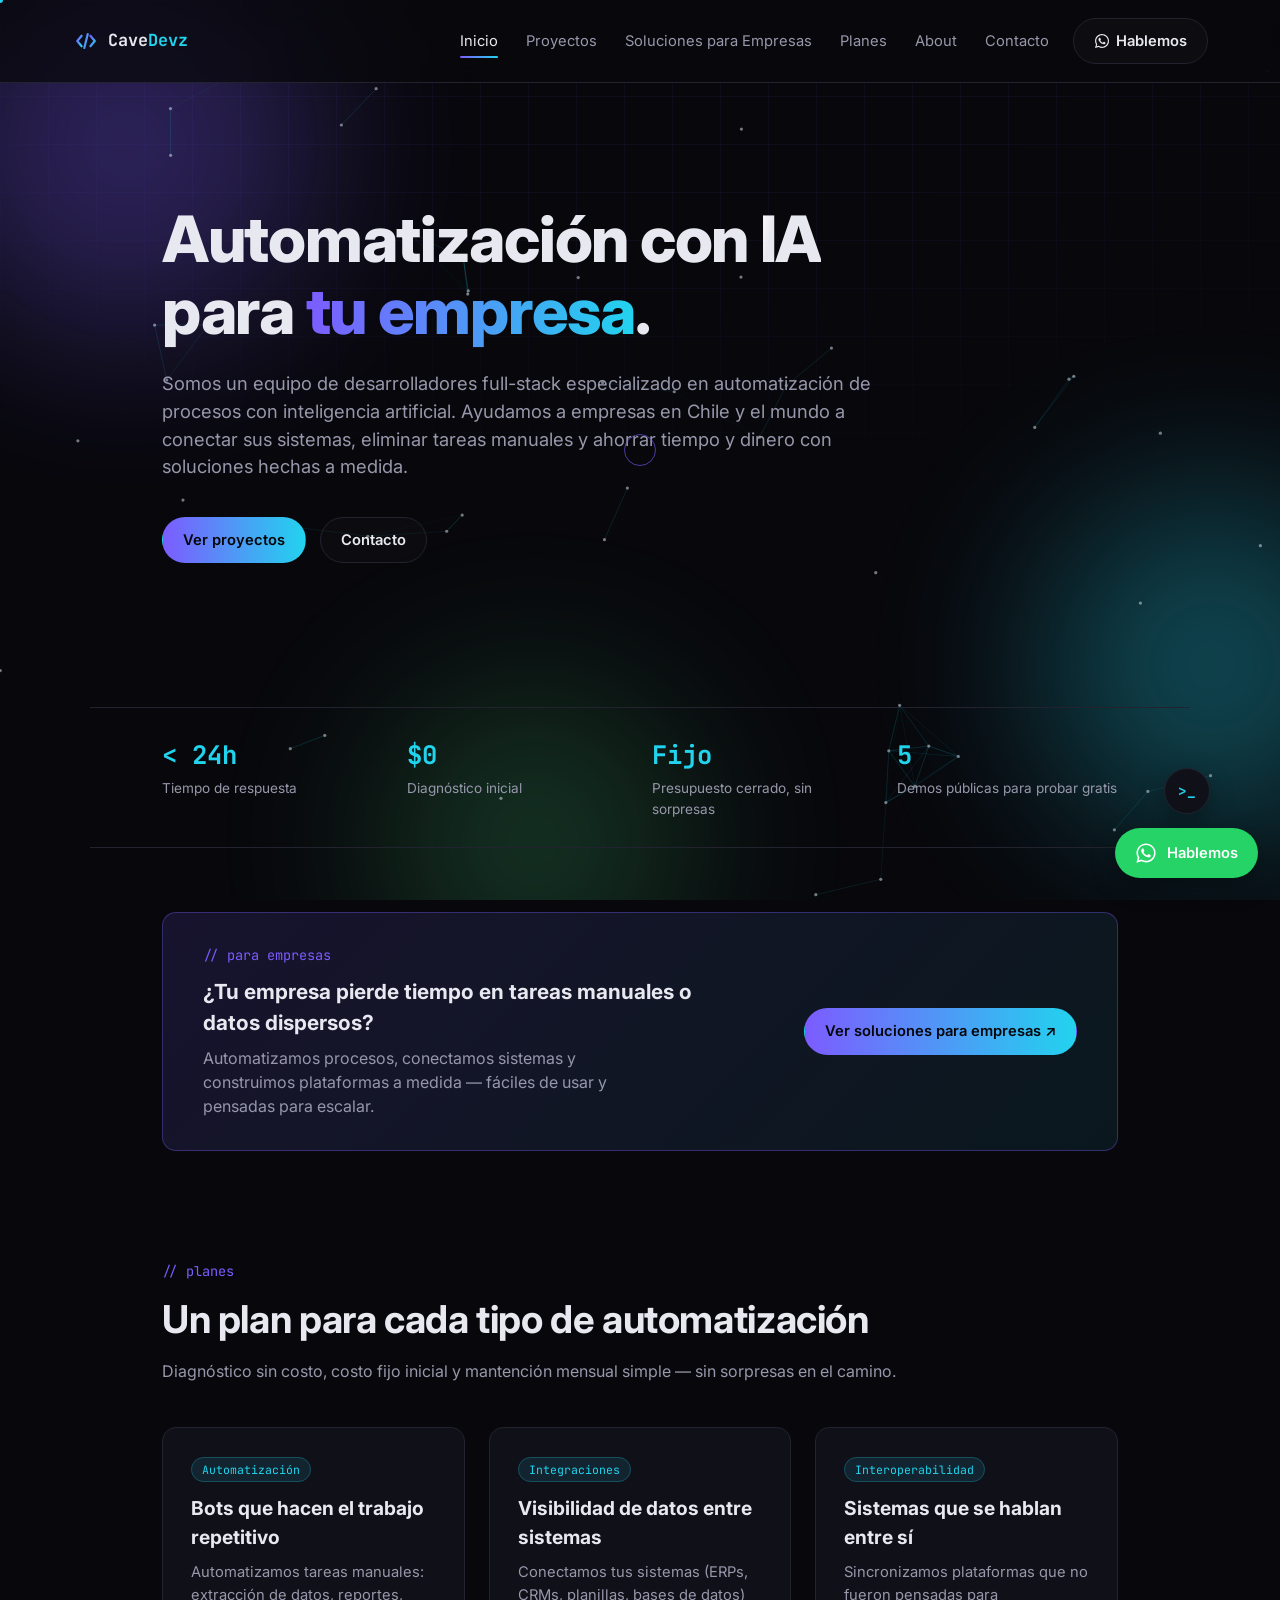
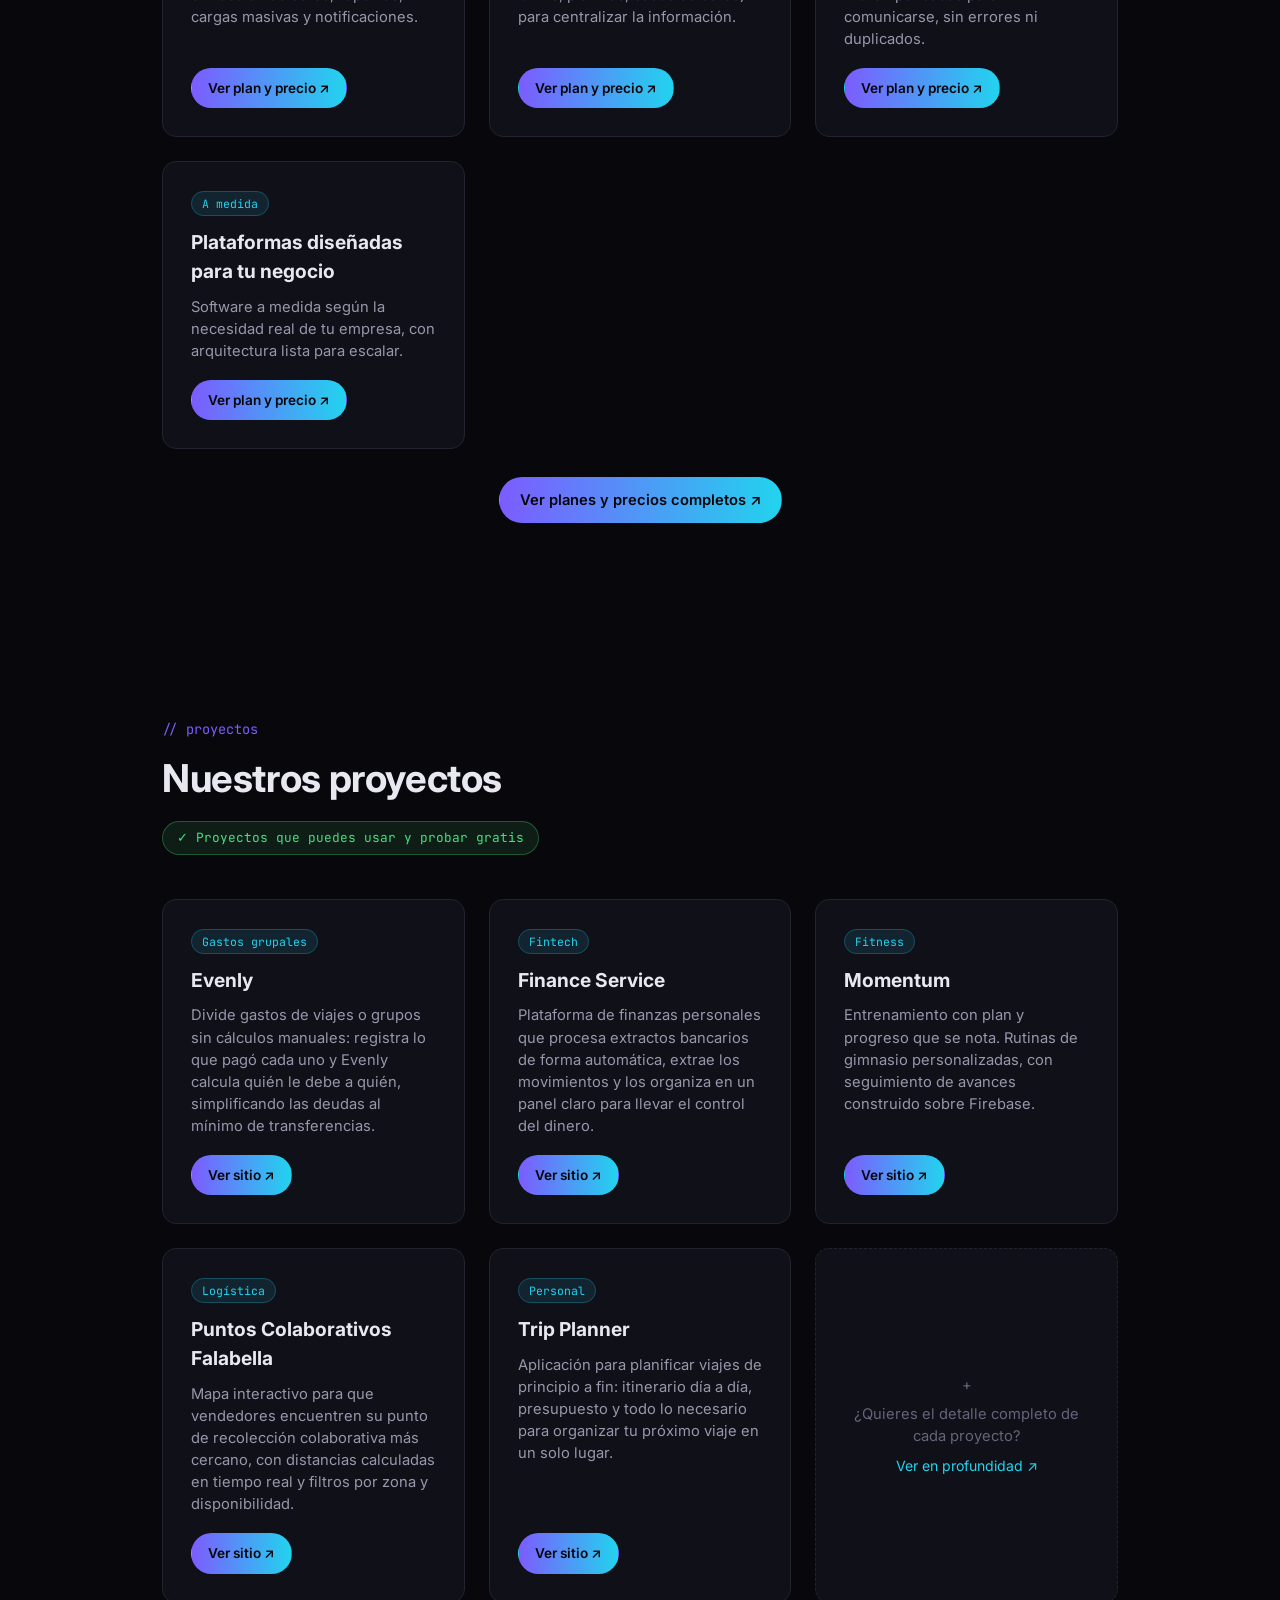
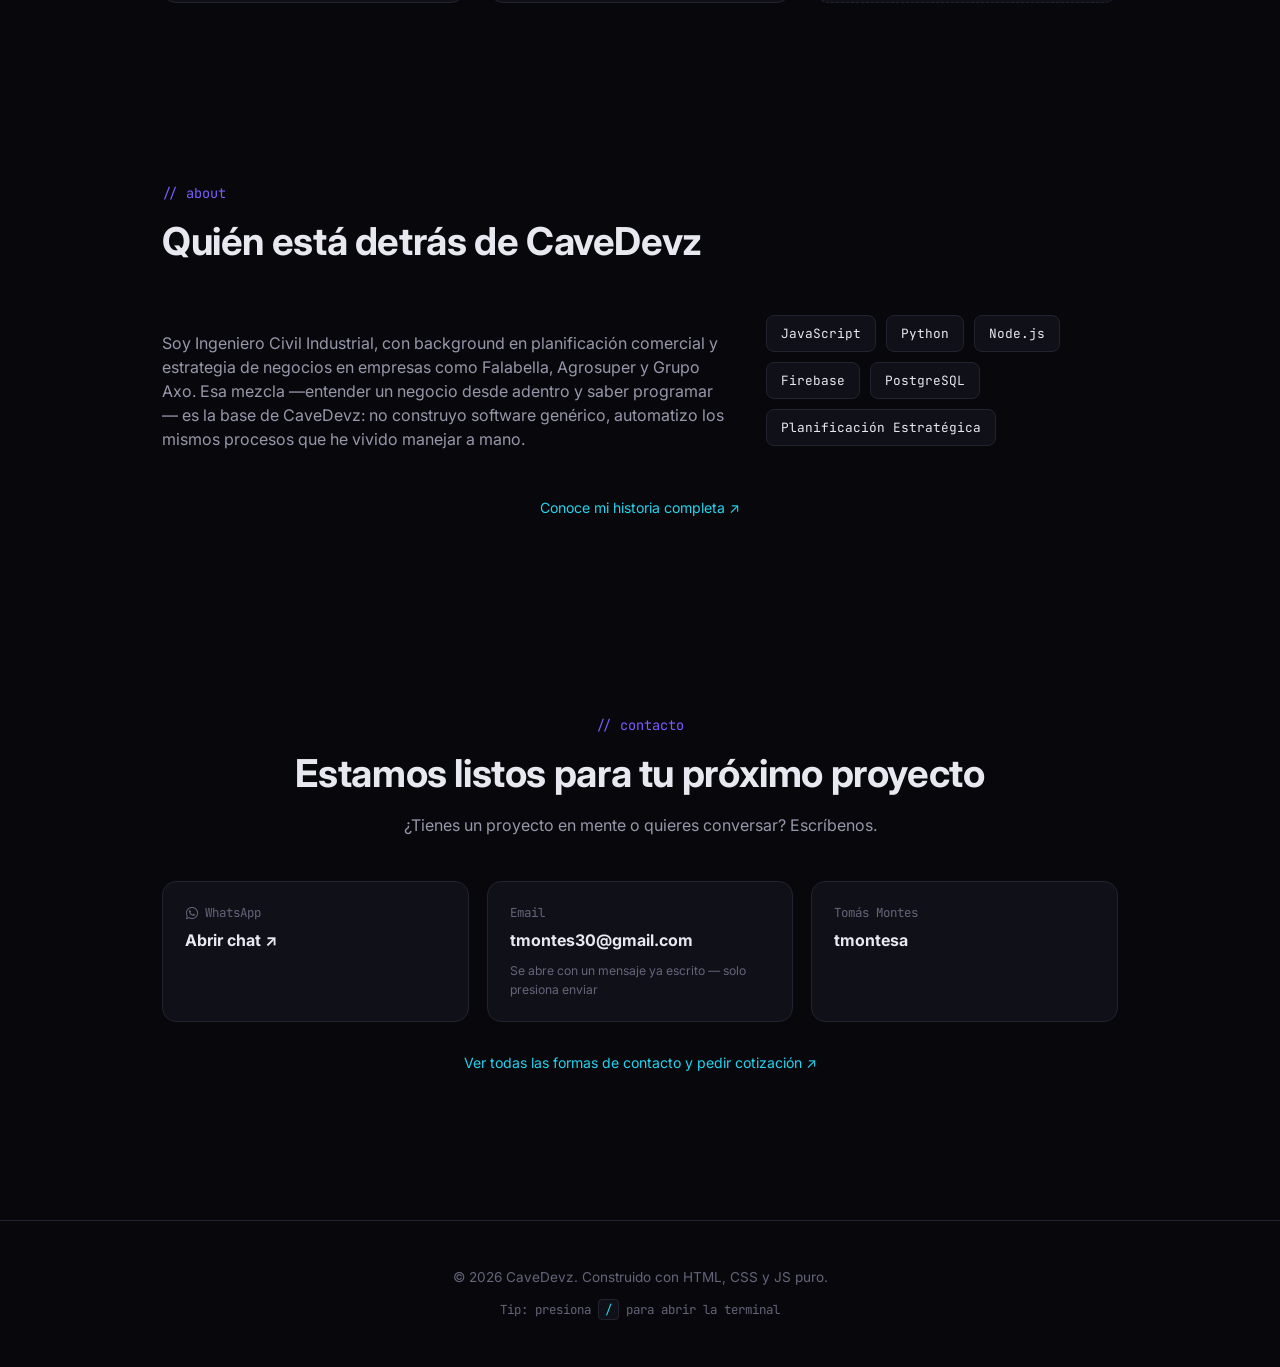
<file: index.html>
<!DOCTYPE html>
<html lang="es-CL">
<head>
<meta charset="UTF-8">
<meta name="viewport" content="width=device-width, initial-scale=1.0">
<title>CaveDevz — Automatización de procesos con IA para empresas en Chile</title>
<meta name="description" content="Construimos herramientas de automatización con inteligencia artificial para empresas en Chile y el mundo. Conectamos sistemas, eliminamos tareas manuales y ahorramos tiempo y dinero.">
<link rel="canonical" href="https://cavedevz.com/">
<meta property="og:type" content="website">
<meta property="og:locale" content="es_CL">
<meta property="og:site_name" content="CaveDevz">
<meta property="og:url" content="https://cavedevz.com/">
<meta property="og:title" content="CaveDevz — Automatización de procesos con IA para empresas en Chile">
<meta property="og:description" content="Construimos herramientas de automatización con inteligencia artificial para empresas en Chile y el mundo. Conectamos sistemas, eliminamos tareas manuales y ahorramos tiempo y dinero.">
<meta name="twitter:card" content="summary">
<meta name="twitter:title" content="CaveDevz — Automatización de procesos con IA para empresas en Chile">
<meta name="twitter:description" content="Construimos herramientas de automatización con inteligencia artificial para empresas en Chile y el mundo.">
<link rel="icon" type="image/svg+xml" href="assets/favicon.svg">
<link rel="preconnect" href="https://fonts.googleapis.com">
<link rel="preconnect" href="https://fonts.gstatic.com" crossorigin>
<link href="https://fonts.googleapis.com/css2?family=JetBrains+Mono:wght@400;500;700&family=Inter:wght@400;500;600;700;800&display=swap" rel="stylesheet">
<link rel="stylesheet" href="css/style.css">
<script type="application/ld+json">
{
  "@context": "https://schema.org",
  "@type": "ProfessionalService",
  "name": "CaveDevz",
  "url": "https://cavedevz.com/",
  "image": "https://cavedevz.com/assets/favicon.svg",
  "description": "Construimos herramientas de automatización con inteligencia artificial para empresas en Chile y el mundo: automatización de procesos, integraciones de sistemas, interoperabilidad y plataformas a medida.",
  "areaServed": { "@type": "Country", "name": "Chile" },
  "address": { "@type": "PostalAddress", "addressCountry": "CL" },
  "telephone": "+56992259960",
  "email": "tmontes30@gmail.com",
  "founder": { "@type": "Person", "name": "Tomás Montes" },
  "sameAs": ["https://www.linkedin.com/in/tomas-montesa/"],
  "makesOffer": [
    { "@type": "Offer", "itemOffered": { "@type": "Service", "name": "Automatización de procesos con IA" } },
    { "@type": "Offer", "itemOffered": { "@type": "Service", "name": "Integraciones de sistemas" } },
    { "@type": "Offer", "itemOffered": { "@type": "Service", "name": "Interoperabilidad de plataformas" } },
    { "@type": "Offer", "itemOffered": { "@type": "Service", "name": "Plataformas a medida" } }
  ]
}
</script>
</head>
<body>

<div class="bg-grid" aria-hidden="true"></div>
<div class="glow-field" aria-hidden="true">
  <span class="glow-orb glow-orb-1"></span>
  <span class="glow-orb glow-orb-2"></span>
  <span class="glow-orb glow-orb-3"></span>
</div>
<canvas id="particleCanvas" class="particle-canvas" aria-hidden="true"></canvas>
<div class="scroll-progress" id="scrollProgress" aria-hidden="true"></div>
<div class="cursor-dot" id="cursorDot" aria-hidden="true"></div>
<div class="cursor-ring" id="cursorRing" aria-hidden="true"></div>
<div class="toast" id="quoteToast" hidden>¡Gracias! Tu mensaje fue enviado — te contestamos pronto.</div>

<header class="nav" id="nav">
  <a href="#top" class="logo">
    <svg viewBox="0 0 64 64" width="28" height="28" aria-hidden="true">
      <path d="M22 20 L12 32 L22 44" stroke="url(#navGrad)" stroke-width="5" fill="none" stroke-linecap="round" stroke-linejoin="round"/>
      <path d="M42 20 L52 32 L42 44" stroke="url(#navGrad)" stroke-width="5" fill="none" stroke-linecap="round" stroke-linejoin="round"/>
      <path d="M36 16 L28 48" stroke="url(#navGrad)" stroke-width="5" fill="none" stroke-linecap="round"/>
      <defs>
        <linearGradient id="navGrad" x1="0%" y1="0%" x2="100%" y2="100%">
          <stop offset="0%" stop-color="#7c5cff"/>
          <stop offset="100%" stop-color="#22d3ee"/>
        </linearGradient>
      </defs>
    </svg>
    <span>Cave<em>Devz</em></span>
  </a>
  <nav class="nav-links">
    <a href="#top">Inicio</a>
    <a href="proyectos.html">Proyectos</a>
    <a href="soluciones-empresas.html">Soluciones para Empresas</a>
    <a href="planes.html">Planes</a>
    <a href="about.html">About</a>
    <a href="contacto.html">Contacto</a>
  </nav>
  <a href="https://wa.me/56992259960" target="_blank" rel="noopener" class="btn btn-ghost nav-cta">
    <svg viewBox="0 0 448 512" width="16" height="16" fill="currentColor" aria-hidden="true"><path d="M380.9 97.1C339 55.1 283.2 32 223.9 32c-122.4 0-222 99.6-222 222 0 39.1 10.2 77.3 29.6 111L0 480l117.7-30.9c32.4 17.7 68.9 27 106.1 27h.1c122.3 0 224.1-99.6 224.1-222 0-59.3-25.2-115-67.1-157zm-157 341.6c-33.2 0-65.7-8.9-94-25.7l-6.7-4-69.8 18.3L72 359.2l-4.4-7c-18.5-29.4-28.2-63.3-28.2-98.2 0-101.7 82.8-184.5 184.6-184.5 49.3 0 95.6 19.2 130.4 54.1 34.8 34.9 56.2 81.2 56.1 130.5 0 101.8-84.9 184.6-186.6 184.6zm101.2-138.2c-5.5-2.8-32.8-16.2-37.9-18-5.1-1.9-8.8-2.8-12.5 2.8-3.7 5.6-14.3 18-17.6 21.8-3.2 3.7-6.5 4.2-12 1.4-32.6-16.3-54-29.1-75.5-66-5.7-9.8 5.7-9.1 16.3-30.3 1.8-3.7 .9-6.9-.5-9.7-1.4-2.8-12.5-30.1-17.1-41.2-4.5-10.8-9.1-9.3-12.5-9.5-3.2-.2-6.9-.2-10.6-.2-3.7 0-9.7 1.4-14.8 6.9-5.1 5.6-19.4 19-19.4 46.3 0 27.3 19.9 53.7 22.6 57.4 2.8 3.7 39.1 59.7 94.8 83.8 35.2 15.2 49 16.5 66.6 13.9 10.7-1.6 32.8-13.4 37.4-26.4 4.6-13 4.6-24.1 3.2-26.4-1.3-2.5-5-3.9-10.5-6.6z"/></svg>
    Hablemos
  </a>
  <button class="nav-toggle" id="navToggle" aria-label="Abrir menú" aria-expanded="false">
    <span></span><span></span><span></span>
  </button>
</header>

<main>
  <section class="hero" id="top">
    <h1 class="hero-title">
      Automatización con <span class="shine-text">IA</span> para <span class="grad-text">tu empresa</span>.
    </h1>
    <p class="hero-sub">
      Somos un equipo de desarrolladores full-stack especializado en automatización de procesos con inteligencia
      artificial. Ayudamos a empresas en Chile y el mundo a conectar sus sistemas, eliminar tareas
      manuales y ahorrar tiempo y dinero con soluciones hechas a medida.
    </p>
    <div class="hero-actions">
      <a href="#proyectos" class="btn btn-primary">Ver proyectos</a>
      <a href="contacto.html" class="btn btn-ghost">Contacto</a>
    </div>
  </section>

  <section class="proof-strip" aria-label="Por qué trabajar con CaveDevz">
    <div class="proof-item">
      <strong>&lt; 24h</strong>
      <span>Tiempo de respuesta</span>
    </div>
    <div class="proof-item">
      <strong>$0</strong>
      <span>Diagnóstico inicial</span>
    </div>
    <div class="proof-item">
      <strong>Fijo</strong>
      <span>Presupuesto cerrado, sin sorpresas</span>
    </div>
    <div class="proof-item">
      <strong>5</strong>
      <span>Demos públicas para probar gratis</span>
    </div>
  </section>

  <section class="biz-teaser">
    <div class="biz-teaser-inner">
      <div>
        <p class="section-eyebrow">// para empresas</p>
        <h2>¿Tu empresa pierde tiempo en tareas manuales o datos dispersos?</h2>
        <p class="biz-teaser-text">Automatizamos procesos, conectamos sistemas y construimos plataformas a medida — fáciles de usar y pensadas para escalar.</p>
      </div>
      <a href="soluciones-empresas.html" class="btn btn-primary">Ver soluciones para empresas ↗</a>
    </div>
  </section>

  <section class="proyectos" id="planes-teaser">
    <div class="section-head">
      <p class="section-eyebrow">// planes</p>
      <h2>Un plan para cada tipo de automatización</h2>
      <p class="contact-sub">Diagnóstico sin costo, costo fijo inicial y mantención mensual simple — sin sorpresas en el camino.</p>
    </div>

    <div class="cards">
      <article class="card">
        <div class="card-top">
          <span class="card-tag">Automatización</span>
        </div>
        <h3>Bots que hacen el trabajo repetitivo</h3>
        <p>Automatizamos tareas manuales: extracción de datos, reportes, cargas masivas y notificaciones.</p>
        <div class="card-actions">
          <a href="planes.html#plan-automatizacion" class="btn btn-primary btn-sm">Ver plan y precio ↗</a>
        </div>
      </article>

      <article class="card">
        <div class="card-top">
          <span class="card-tag">Integraciones</span>
        </div>
        <h3>Visibilidad de datos entre sistemas</h3>
        <p>Conectamos tus sistemas (ERPs, CRMs, planillas, bases de datos) para centralizar la información.</p>
        <div class="card-actions">
          <a href="planes.html#plan-integraciones" class="btn btn-primary btn-sm">Ver plan y precio ↗</a>
        </div>
      </article>

      <article class="card">
        <div class="card-top">
          <span class="card-tag">Interoperabilidad</span>
        </div>
        <h3>Sistemas que se hablan entre sí</h3>
        <p>Sincronizamos plataformas que no fueron pensadas para comunicarse, sin errores ni duplicados.</p>
        <div class="card-actions">
          <a href="planes.html#plan-interoperabilidad" class="btn btn-primary btn-sm">Ver plan y precio ↗</a>
        </div>
      </article>

      <article class="card">
        <div class="card-top">
          <span class="card-tag">A medida</span>
        </div>
        <h3>Plataformas diseñadas para tu negocio</h3>
        <p>Software a medida según la necesidad real de tu empresa, con arquitectura lista para escalar.</p>
        <div class="card-actions">
          <a href="planes.html#plan-a-medida" class="btn btn-primary btn-sm">Ver plan y precio ↗</a>
        </div>
      </article>
    </div>

    <p style="text-align:center;margin-top:28px;">
      <a href="planes.html" class="btn btn-primary">Ver planes y precios completos ↗</a>
    </p>
  </section>

  <section class="proyectos" id="proyectos">
    <div class="section-head">
      <p class="section-eyebrow">// proyectos</p>
      <h2>Nuestros proyectos</h2>
      <p class="free-badge">✓ Proyectos que puedes usar y probar gratis</p>
    </div>

    <div class="cards">
      <article class="card">
        <div class="card-top">
          <span class="card-tag">Gastos grupales</span>
        </div>
        <h3>Evenly</h3>
        <p>
          Divide gastos de viajes o grupos sin cálculos manuales: registra lo que pagó cada uno
          y Evenly calcula quién le debe a quién, simplificando las deudas al mínimo de transferencias.
        </p>
        <div class="card-actions">
          <a href="https://cavedevz.com/evenly/" target="_blank" rel="noopener" class="btn btn-primary btn-sm">Ver sitio ↗</a>
        </div>
      </article>

      <article class="card">
        <div class="card-top">
          <span class="card-tag">Fintech</span>
        </div>
        <h3>Finance Service</h3>
        <p>
          Plataforma de finanzas personales que procesa extractos bancarios de forma automática,
          extrae los movimientos y los organiza en un panel claro para llevar el control del dinero.
        </p>
        <div class="card-actions">
          <a href="https://finance.cavedevz.com" target="_blank" rel="noopener" class="btn btn-primary btn-sm">Ver sitio ↗</a>
        </div>
      </article>

      <article class="card">
        <div class="card-top">
          <span class="card-tag">Fitness</span>
        </div>
        <h3>Momentum</h3>
        <p>
          Entrenamiento con plan y progreso que se nota. Rutinas de gimnasio personalizadas,
          con seguimiento de avances construido sobre Firebase.
        </p>
        <div class="card-actions">
          <a href="https://cavedevz.com/momentum/" target="_blank" rel="noopener" class="btn btn-primary btn-sm">Ver sitio ↗</a>
        </div>
      </article>

      <article class="card">
        <div class="card-top">
          <span class="card-tag">Logística</span>
        </div>
        <h3>Puntos Colaborativos Falabella</h3>
        <p>
          Mapa interactivo para que vendedores encuentren su punto de recolección colaborativa
          más cercano, con distancias calculadas en tiempo real y filtros por zona y disponibilidad.
        </p>
        <div class="card-actions">
          <a href="https://puntos-colaborativos-falabella.cavedevz.com" target="_blank" rel="noopener" class="btn btn-primary btn-sm">Ver sitio ↗</a>
        </div>
      </article>

      <article class="card">
        <div class="card-top">
          <span class="card-tag">Personal</span>
        </div>
        <h3>Trip Planner</h3>
        <p>
          Aplicación para planificar viajes de principio a fin: itinerario día a día, presupuesto
          y todo lo necesario para organizar tu próximo viaje en un solo lugar.
        </p>
        <div class="card-actions">
          <a href="https://cavedevz.com/viaje-2027/" target="_blank" rel="noopener" class="btn btn-primary btn-sm">Ver sitio ↗</a>
        </div>
      </article>

      <article class="card card-more">
        <div class="card-more-inner">
          <p class="more-icon">+</p>
          <p>¿Quieres el detalle completo de cada proyecto?</p>
          <a href="proyectos.html" class="link-inline">Ver en profundidad ↗</a>
        </div>
      </article>
    </div>
  </section>

  <section class="about" id="about">
    <div class="section-head">
      <p class="section-eyebrow">// about</p>
      <h2>Quién está detrás de CaveDevz</h2>
    </div>
    <div class="about-grid">
      <p class="about-text">
        Soy Ingeniero Civil Industrial, con background en planificación comercial y estrategia de
        negocios en empresas como Falabella, Agrosuper y Grupo Axo. Esa mezcla —entender un negocio
        desde adentro y saber programar— es la base de CaveDevz: no construyo software genérico,
        automatizo los mismos procesos que he vivido manejar a mano.
      </p>
      <div class="about-badges">
        <span>JavaScript</span>
        <span>Python</span>
        <span>Node.js</span>
        <span>Firebase</span>
        <span>PostgreSQL</span>
        <span>Planificación Estratégica</span>
      </div>
    </div>
    <p style="text-align:center;margin-top:28px;">
      <a href="about.html" class="link-inline">Conoce mi historia completa ↗</a>
    </p>
  </section>

  <section class="contacto" id="contacto">
    <div class="section-head center">
      <p class="section-eyebrow">// contacto</p>
      <h2>Estamos listos para tu próximo proyecto</h2>
      <p class="contact-sub">¿Tienes un proyecto en mente o quieres conversar? Escríbenos.</p>
    </div>
    <div class="contact-links">
      <a href="https://wa.me/56992259960" target="_blank" rel="noopener" class="contact-link">
        <span class="contact-icon-row">
          <svg viewBox="0 0 448 512" width="14" height="14" fill="currentColor" aria-hidden="true"><path d="M380.9 97.1C339 55.1 283.2 32 223.9 32c-122.4 0-222 99.6-222 222 0 39.1 10.2 77.3 29.6 111L0 480l117.7-30.9c32.4 17.7 68.9 27 106.1 27h.1c122.3 0 224.1-99.6 224.1-222 0-59.3-25.2-115-67.1-157zm-157 341.6c-33.2 0-65.7-8.9-94-25.7l-6.7-4-69.8 18.3L72 359.2l-4.4-7c-18.5-29.4-28.2-63.3-28.2-98.2 0-101.7 82.8-184.5 184.6-184.5 49.3 0 95.6 19.2 130.4 54.1 34.8 34.9 56.2 81.2 56.1 130.5 0 101.8-84.9 184.6-186.6 184.6zm101.2-138.2c-5.5-2.8-32.8-16.2-37.9-18-5.1-1.9-8.8-2.8-12.5 2.8-3.7 5.6-14.3 18-17.6 21.8-3.2 3.7-6.5 4.2-12 1.4-32.6-16.3-54-29.1-75.5-66-5.7-9.8 5.7-9.1 16.3-30.3 1.8-3.7 .9-6.9-.5-9.7-1.4-2.8-12.5-30.1-17.1-41.2-4.5-10.8-9.1-9.3-12.5-9.5-3.2-.2-6.9-.2-10.6-.2-3.7 0-9.7 1.4-14.8 6.9-5.1 5.6-19.4 19-19.4 46.3 0 27.3 19.9 53.7 22.6 57.4 2.8 3.7 39.1 59.7 94.8 83.8 35.2 15.2 49 16.5 66.6 13.9 10.7-1.6 32.8-13.4 37.4-26.4 4.6-13 4.6-24.1 3.2-26.4-1.3-2.5-5-3.9-10.5-6.6z"/></svg>
          <span>WhatsApp</span>
        </span>
        <strong>Abrir chat ↗</strong>
      </a>
      <a href="mailto:tmontes30@gmail.com?subject=Contacto%20desde%20CaveDevz&body=Hola%20Tom%C3%A1s%2C%20te%20escribo%20desde%20tu%20sitio%20CaveDevz..." class="contact-link">
        <span>Email</span>
        <strong>tmontes30@gmail.com</strong>
        <small class="contact-hint">Se abre con un mensaje ya escrito — solo presiona enviar</small>
      </a>
      <a href="https://www.linkedin.com/in/tomas-montesa/" target="_blank" rel="noopener" class="contact-link">
        <span>Tomás Montes</span>
        <strong>tmontesa</strong>
      </a>
    </div>
    <p style="text-align:center;margin-top:28px;">
      <a href="contacto.html" class="link-inline">Ver todas las formas de contacto y pedir cotización ↗</a>
    </p>
  </section>
</main>

<footer class="footer">
  <p>© <span id="year"></span> CaveDevz. Construido con HTML, CSS y JS puro.</p>
  <p class="footer-tip">Tip: presiona <kbd>/</kbd> para abrir la terminal</p>
</footer>

<div class="quick-actions">
  <button class="terminal-trigger" id="terminalTrigger" aria-label="Abrir terminal (tecla /)">&gt;_</button>
  <a href="https://wa.me/56992259960" target="_blank" rel="noopener" class="whatsapp-float" aria-label="Chatear por WhatsApp">
    <svg viewBox="0 0 448 512" width="22" height="22" fill="currentColor" aria-hidden="true"><path d="M380.9 97.1C339 55.1 283.2 32 223.9 32c-122.4 0-222 99.6-222 222 0 39.1 10.2 77.3 29.6 111L0 480l117.7-30.9c32.4 17.7 68.9 27 106.1 27h.1c122.3 0 224.1-99.6 224.1-222 0-59.3-25.2-115-67.1-157zm-157 341.6c-33.2 0-65.7-8.9-94-25.7l-6.7-4-69.8 18.3L72 359.2l-4.4-7c-18.5-29.4-28.2-63.3-28.2-98.2 0-101.7 82.8-184.5 184.6-184.5 49.3 0 95.6 19.2 130.4 54.1 34.8 34.9 56.2 81.2 56.1 130.5 0 101.8-84.9 184.6-186.6 184.6zm101.2-138.2c-5.5-2.8-32.8-16.2-37.9-18-5.1-1.9-8.8-2.8-12.5 2.8-3.7 5.6-14.3 18-17.6 21.8-3.2 3.7-6.5 4.2-12 1.4-32.6-16.3-54-29.1-75.5-66-5.7-9.8 5.7-9.1 16.3-30.3 1.8-3.7 .9-6.9-.5-9.7-1.4-2.8-12.5-30.1-17.1-41.2-4.5-10.8-9.1-9.3-12.5-9.5-3.2-.2-6.9-.2-10.6-.2-3.7 0-9.7 1.4-14.8 6.9-5.1 5.6-19.4 19-19.4 46.3 0 27.3 19.9 53.7 22.6 57.4 2.8 3.7 39.1 59.7 94.8 83.8 35.2 15.2 49 16.5 66.6 13.9 10.7-1.6 32.8-13.4 37.4-26.4 4.6-13 4.6-24.1 3.2-26.4-1.3-2.5-5-3.9-10.5-6.6z"/></svg>
    <span class="whatsapp-float-text">Hablemos</span>
  </a>
</div>

<div class="terminal-overlay" id="terminalOverlay" hidden>
  <div class="terminal-window" role="dialog" aria-modal="true" aria-label="Terminal CaveDevz">
    <div class="terminal-titlebar">
      <span class="term-dot term-dot-red"></span>
      <span class="term-dot term-dot-yellow"></span>
      <span class="term-dot term-dot-green"></span>
      <span class="terminal-title">guest@cavedevz: ~</span>
    </div>
    <div class="terminal-body" id="terminalBody">
      <p>Bienvenido a CaveDevz. Escribe <strong>help</strong> para ver los comandos — hay algunos solo por diversión (prueba <strong>matrix</strong> o <strong>guess</strong>).</p>
    </div>
    <div class="terminal-input-row">
      <span class="terminal-prompt">guest@cavedevz:~$</span>
      <input type="text" id="terminalInput" class="terminal-input" autocomplete="off" spellcheck="false" autocapitalize="off" aria-label="Comando de terminal">
    </div>
  </div>
</div>

<script src="js/main.js"></script>
</body>
</html>
</file>
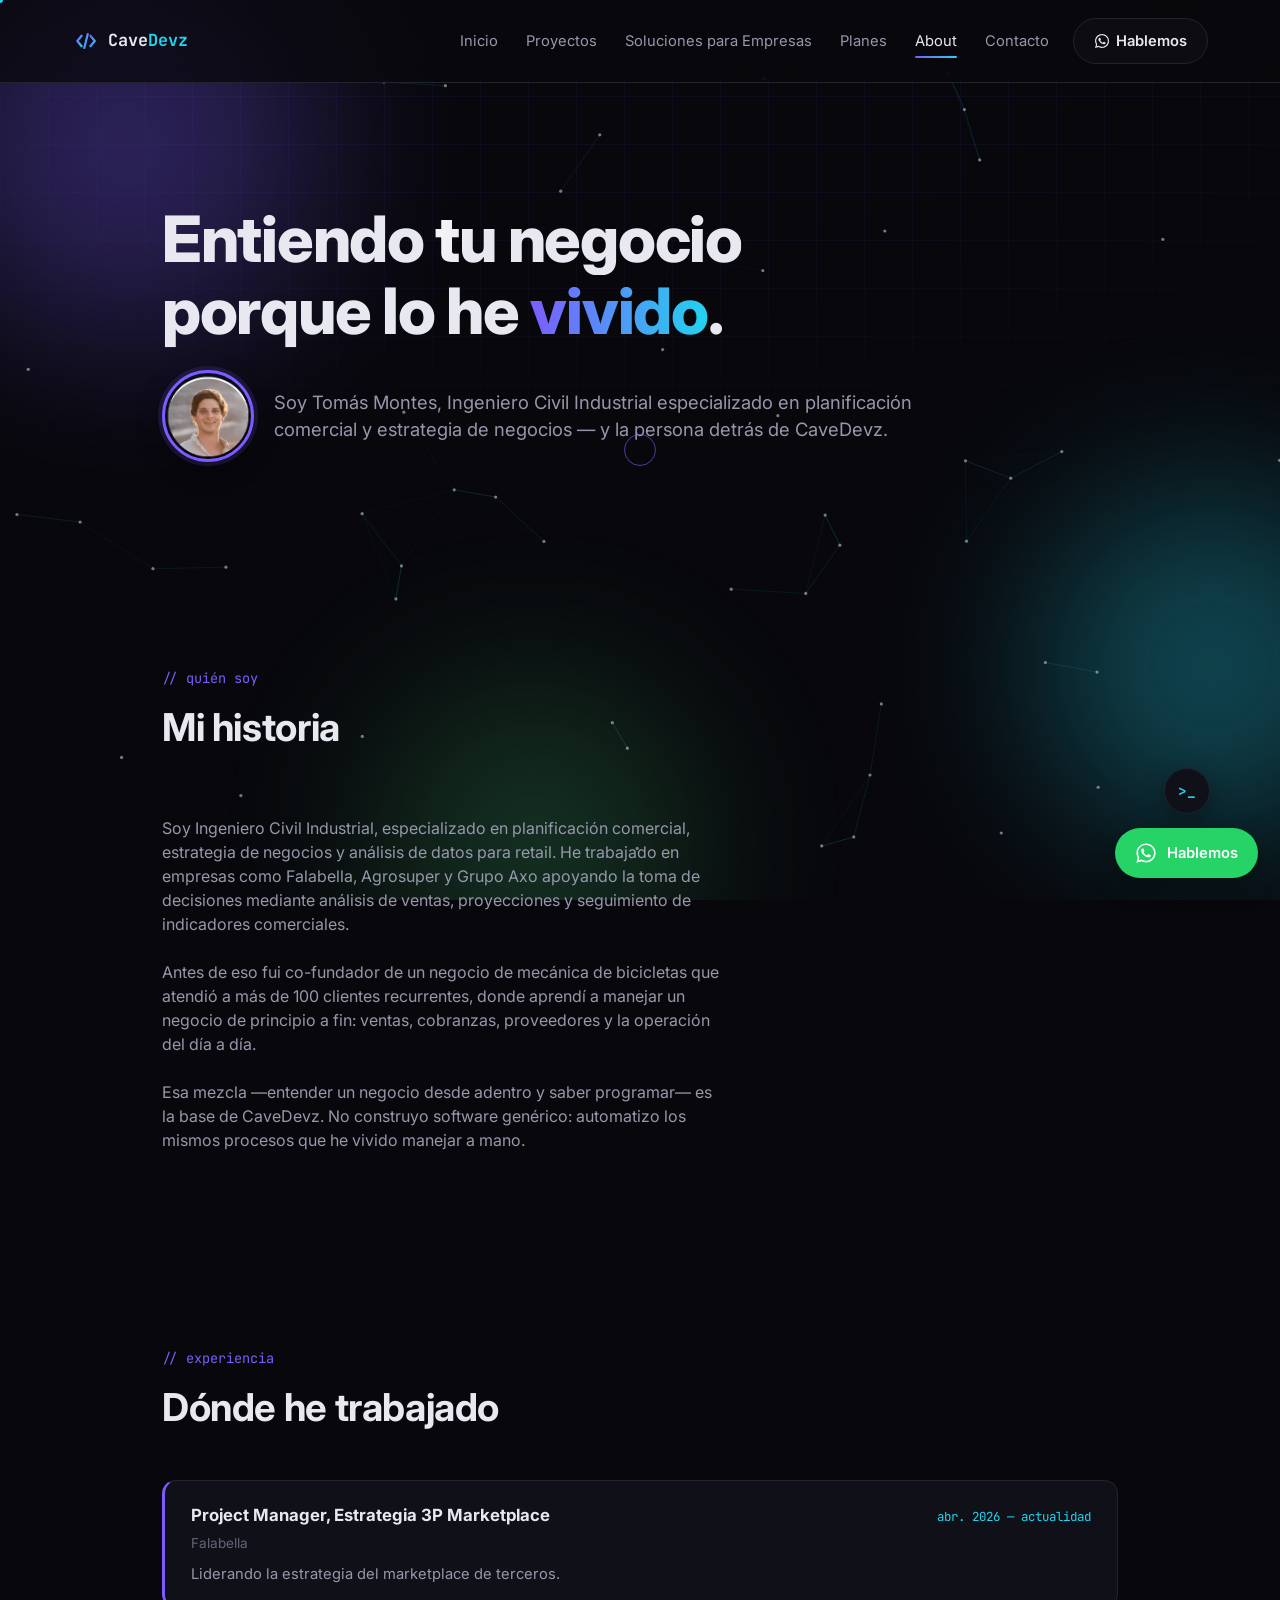
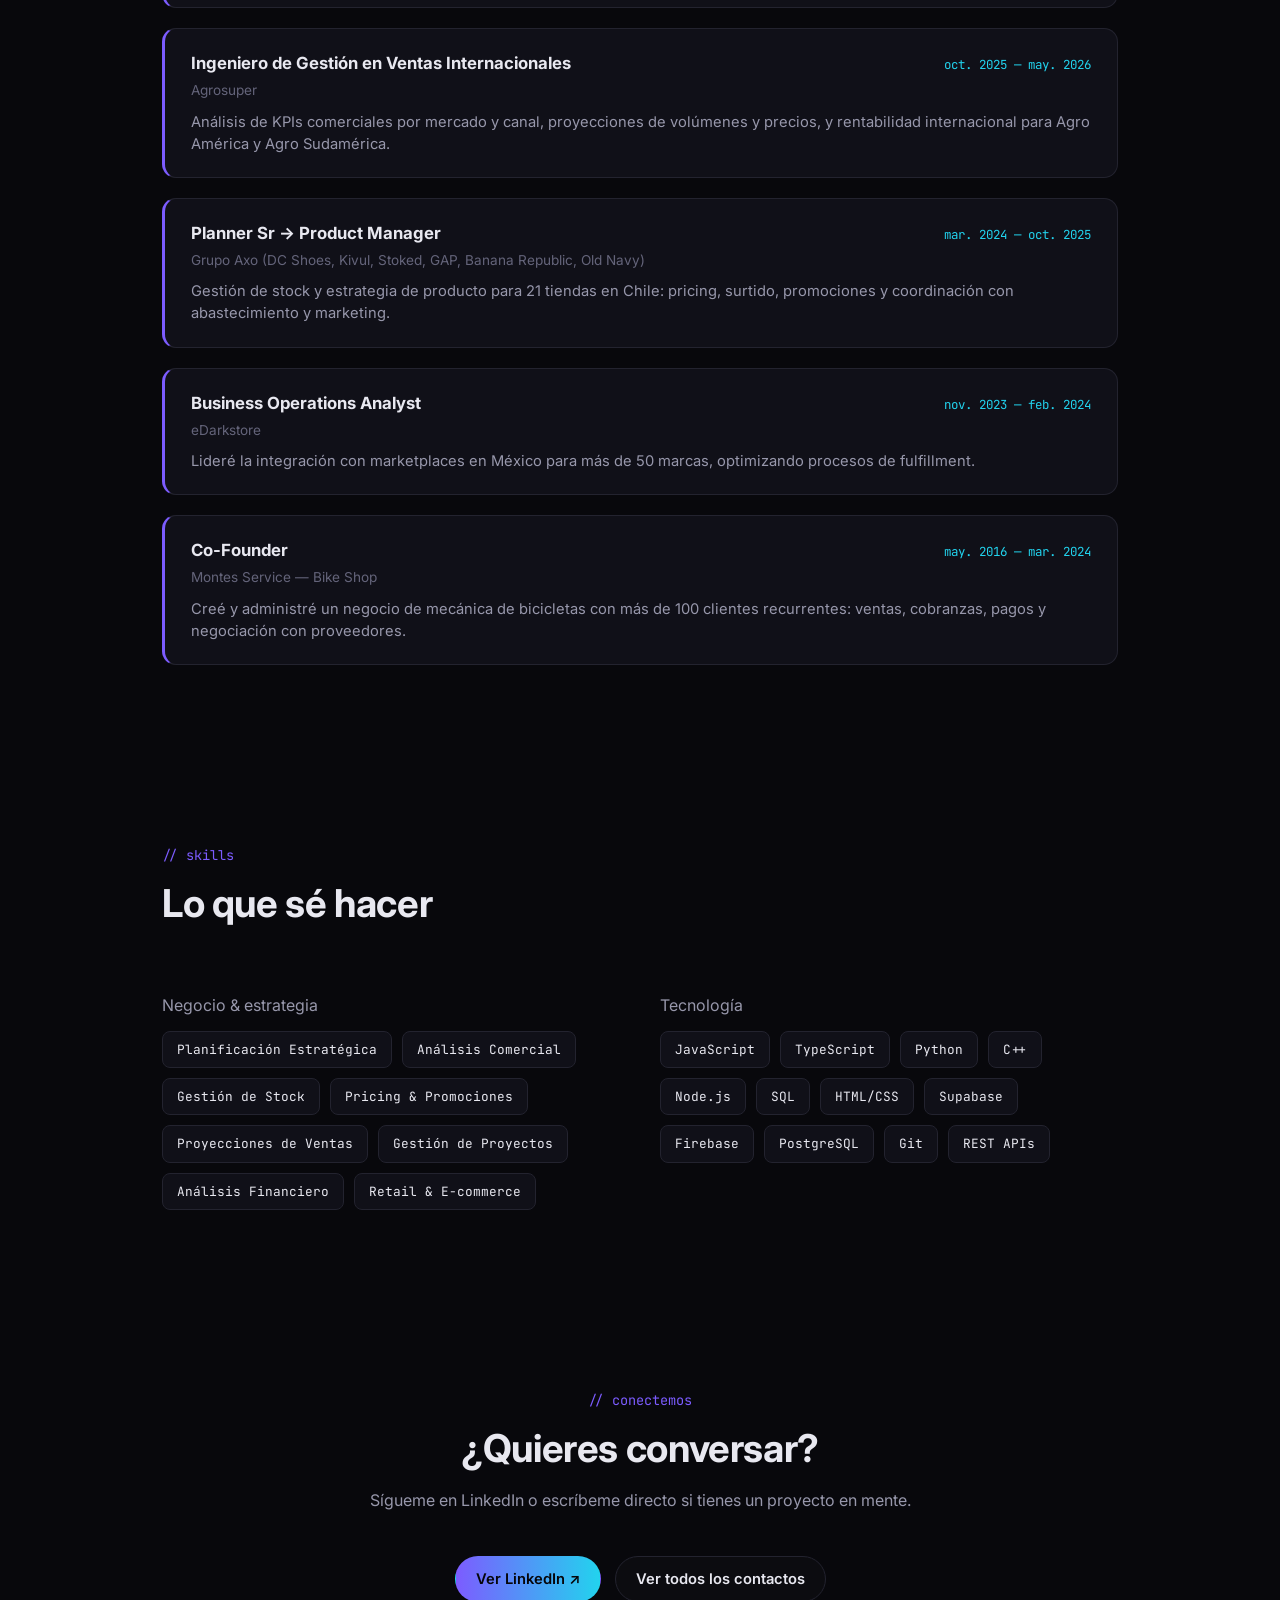
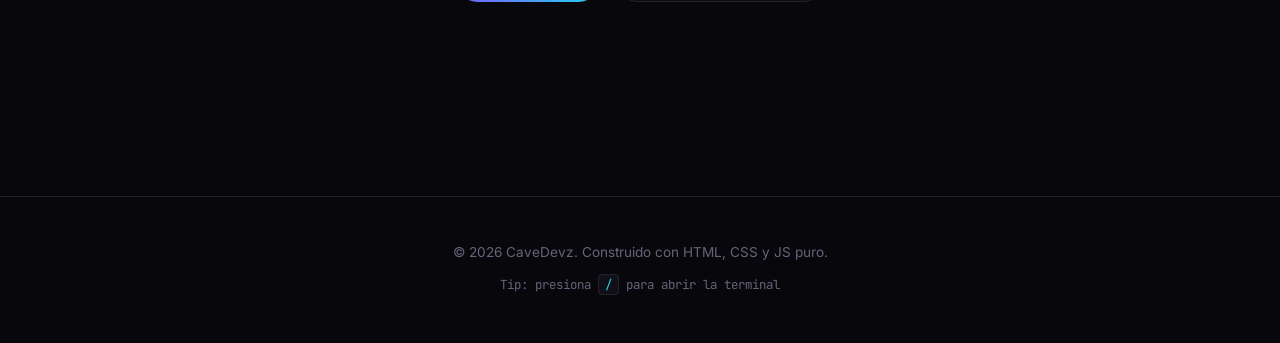
<file: about.html>
<!DOCTYPE html>
<html lang="es-CL">
<head>
<meta charset="UTF-8">
<meta name="viewport" content="width=device-width, initial-scale=1.0">
<title>Sobre mí — CaveDevz</title>
<meta name="description" content="Tomás Montes: Ingeniero Civil Industrial con background comercial en Falabella, Agrosuper y Grupo Axo, y fundador de CaveDevz.">
<link rel="canonical" href="https://cavedevz.com/about.html">
<meta property="og:type" content="website">
<meta property="og:locale" content="es_CL">
<meta property="og:site_name" content="CaveDevz">
<meta property="og:url" content="https://cavedevz.com/about.html">
<meta property="og:title" content="Sobre mí — CaveDevz">
<meta property="og:description" content="Tomás Montes: Ingeniero Civil Industrial con background comercial en Falabella, Agrosuper y Grupo Axo, y fundador de CaveDevz.">
<meta name="twitter:card" content="summary">
<meta name="twitter:title" content="Sobre mí — CaveDevz">
<meta name="twitter:description" content="Ingeniero Civil Industrial con background comercial, y fundador de CaveDevz.">
<link rel="icon" type="image/svg+xml" href="assets/favicon.svg">
<link rel="preconnect" href="https://fonts.googleapis.com">
<link rel="preconnect" href="https://fonts.gstatic.com" crossorigin>
<link href="https://fonts.googleapis.com/css2?family=JetBrains+Mono:wght@400;500;700&family=Inter:wght@400;500;600;700;800&display=swap" rel="stylesheet">
<link rel="stylesheet" href="css/style.css">
</head>
<body>

<div class="bg-grid" aria-hidden="true"></div>
<div class="glow-field" aria-hidden="true">
  <span class="glow-orb glow-orb-1"></span>
  <span class="glow-orb glow-orb-2"></span>
  <span class="glow-orb glow-orb-3"></span>
</div>
<canvas id="particleCanvas" class="particle-canvas" aria-hidden="true"></canvas>
<div class="scroll-progress" id="scrollProgress" aria-hidden="true"></div>
<div class="cursor-dot" id="cursorDot" aria-hidden="true"></div>
<div class="cursor-ring" id="cursorRing" aria-hidden="true"></div>

<header class="nav" id="nav">
  <a href="index.html" class="logo">
    <svg viewBox="0 0 64 64" width="28" height="28" aria-hidden="true">
      <path d="M22 20 L12 32 L22 44" stroke="url(#navGrad)" stroke-width="5" fill="none" stroke-linecap="round" stroke-linejoin="round"/>
      <path d="M42 20 L52 32 L42 44" stroke="url(#navGrad)" stroke-width="5" fill="none" stroke-linecap="round" stroke-linejoin="round"/>
      <path d="M36 16 L28 48" stroke="url(#navGrad)" stroke-width="5" fill="none" stroke-linecap="round"/>
      <defs>
        <linearGradient id="navGrad" x1="0%" y1="0%" x2="100%" y2="100%">
          <stop offset="0%" stop-color="#7c5cff"/>
          <stop offset="100%" stop-color="#22d3ee"/>
        </linearGradient>
      </defs>
    </svg>
    <span>Cave<em>Devz</em></span>
  </a>
  <nav class="nav-links">
    <a href="index.html">Inicio</a>
    <a href="proyectos.html">Proyectos</a>
    <a href="soluciones-empresas.html">Soluciones para Empresas</a>
    <a href="planes.html">Planes</a>
    <a href="about.html">About</a>
    <a href="contacto.html">Contacto</a>
  </nav>
  <a href="https://wa.me/56992259960" target="_blank" rel="noopener" class="btn btn-ghost nav-cta">
    <svg viewBox="0 0 448 512" width="16" height="16" fill="currentColor" aria-hidden="true"><path d="M380.9 97.1C339 55.1 283.2 32 223.9 32c-122.4 0-222 99.6-222 222 0 39.1 10.2 77.3 29.6 111L0 480l117.7-30.9c32.4 17.7 68.9 27 106.1 27h.1c122.3 0 224.1-99.6 224.1-222 0-59.3-25.2-115-67.1-157zm-157 341.6c-33.2 0-65.7-8.9-94-25.7l-6.7-4-69.8 18.3L72 359.2l-4.4-7c-18.5-29.4-28.2-63.3-28.2-98.2 0-101.7 82.8-184.5 184.6-184.5 49.3 0 95.6 19.2 130.4 54.1 34.8 34.9 56.2 81.2 56.1 130.5 0 101.8-84.9 184.6-186.6 184.6zm101.2-138.2c-5.5-2.8-32.8-16.2-37.9-18-5.1-1.9-8.8-2.8-12.5 2.8-3.7 5.6-14.3 18-17.6 21.8-3.2 3.7-6.5 4.2-12 1.4-32.6-16.3-54-29.1-75.5-66-5.7-9.8 5.7-9.1 16.3-30.3 1.8-3.7 .9-6.9-.5-9.7-1.4-2.8-12.5-30.1-17.1-41.2-4.5-10.8-9.1-9.3-12.5-9.5-3.2-.2-6.9-.2-10.6-.2-3.7 0-9.7 1.4-14.8 6.9-5.1 5.6-19.4 19-19.4 46.3 0 27.3 19.9 53.7 22.6 57.4 2.8 3.7 39.1 59.7 94.8 83.8 35.2 15.2 49 16.5 66.6 13.9 10.7-1.6 32.8-13.4 37.4-26.4 4.6-13 4.6-24.1 3.2-26.4-1.3-2.5-5-3.9-10.5-6.6z"/></svg>
    Hablemos
  </a>
  <button class="nav-toggle" id="navToggle" aria-label="Abrir menú" aria-expanded="false">
    <span></span><span></span><span></span>
  </button>
</header>

<main>
  <section class="hero" id="top">
    <h1 class="hero-title">
      Entiendo <span class="shine-text">tu negocio</span> porque lo he <span class="grad-text">vivido</span>.
    </h1>
    <div class="hero-intro">
      <img src="assets/tomas-montes.png" alt="Tomás Montes" class="profile-photo">
      <p class="hero-sub">
        Soy Tomás Montes, Ingeniero Civil Industrial especializado en planificación comercial y
        estrategia de negocios — y la persona detrás de CaveDevz.
      </p>
    </div>
  </section>

  <section class="about" id="bio">
    <div class="section-head">
      <p class="section-eyebrow">// quién soy</p>
      <h2>Mi historia</h2>
    </div>
    <div class="about-grid">
      <p class="about-text">
        Soy Ingeniero Civil Industrial, especializado en planificación comercial, estrategia de negocios
        y análisis de datos para retail. He trabajado en empresas como Falabella, Agrosuper y Grupo Axo
        apoyando la toma de decisiones mediante análisis de ventas, proyecciones y seguimiento de
        indicadores comerciales.
        <br><br>
        Antes de eso fui co-fundador de un negocio de mecánica de bicicletas que atendió a más de 100
        clientes recurrentes, donde aprendí a manejar un negocio de principio a fin: ventas, cobranzas,
        proveedores y la operación del día a día.
        <br><br>
        Esa mezcla —entender un negocio desde adentro y saber programar— es la base de CaveDevz. No
        construyo software genérico: automatizo los mismos procesos que he vivido manejar a mano.
      </p>
    </div>
  </section>

  <section class="proyectos" id="experiencia">
    <div class="section-head">
      <p class="section-eyebrow">// experiencia</p>
      <h2>Dónde he trabajado</h2>
    </div>

    <div class="exp-list">
      <article class="exp-item">
        <div class="exp-item-head">
          <h3>Project Manager, Estrategia 3P Marketplace</h3>
          <span class="exp-date">abr. 2026 — actualidad</span>
        </div>
        <p class="exp-company">Falabella</p>
        <p>Liderando la estrategia del marketplace de terceros.</p>
      </article>

      <article class="exp-item">
        <div class="exp-item-head">
          <h3>Ingeniero de Gestión en Ventas Internacionales</h3>
          <span class="exp-date">oct. 2025 — may. 2026</span>
        </div>
        <p class="exp-company">Agrosuper</p>
        <p>Análisis de KPIs comerciales por mercado y canal, proyecciones de volúmenes y precios, y
          rentabilidad internacional para Agro América y Agro Sudamérica.</p>
      </article>

      <article class="exp-item">
        <div class="exp-item-head">
          <h3>Planner Sr → Product Manager</h3>
          <span class="exp-date">mar. 2024 — oct. 2025</span>
        </div>
        <p class="exp-company">Grupo Axo (DC Shoes, Kivul, Stoked, GAP, Banana Republic, Old Navy)</p>
        <p>Gestión de stock y estrategia de producto para 21 tiendas en Chile: pricing, surtido,
          promociones y coordinación con abastecimiento y marketing.</p>
      </article>

      <article class="exp-item">
        <div class="exp-item-head">
          <h3>Business Operations Analyst</h3>
          <span class="exp-date">nov. 2023 — feb. 2024</span>
        </div>
        <p class="exp-company">eDarkstore</p>
        <p>Lideré la integración con marketplaces en México para más de 50 marcas, optimizando procesos
          de fulfillment.</p>
      </article>

      <article class="exp-item">
        <div class="exp-item-head">
          <h3>Co-Founder</h3>
          <span class="exp-date">may. 2016 — mar. 2024</span>
        </div>
        <p class="exp-company">Montes Service — Bike Shop</p>
        <p>Creé y administré un negocio de mecánica de bicicletas con más de 100 clientes recurrentes:
          ventas, cobranzas, pagos y negociación con proveedores.</p>
      </article>
    </div>
  </section>

  <section class="about" id="skills">
    <div class="section-head">
      <p class="section-eyebrow">// skills</p>
      <h2>Lo que sé hacer</h2>
    </div>
    <div class="about-grid even">
      <div>
        <p class="about-text" style="margin-bottom:14px;">Negocio &amp; estrategia</p>
        <div class="about-badges">
          <span>Planificación Estratégica</span>
          <span>Análisis Comercial</span>
          <span>Gestión de Stock</span>
          <span>Pricing &amp; Promociones</span>
          <span>Proyecciones de Ventas</span>
          <span>Gestión de Proyectos</span>
          <span>Análisis Financiero</span>
          <span>Retail &amp; E-commerce</span>
        </div>
      </div>
      <div>
        <p class="about-text" style="margin-bottom:14px;">Tecnología</p>
        <div class="about-badges">
          <span>JavaScript</span>
          <span>TypeScript</span>
          <span>Python</span>
          <span>C++</span>
          <span>Node.js</span>
          <span>SQL</span>
          <span>HTML/CSS</span>
          <span>Supabase</span>
          <span>Firebase</span>
          <span>PostgreSQL</span>
          <span>Git</span>
          <span>REST APIs</span>
        </div>
      </div>
    </div>
  </section>

  <section class="contacto" id="contacto-about">
    <div class="section-head center">
      <p class="section-eyebrow">// conectemos</p>
      <h2>¿Quieres conversar?</h2>
      <p class="contact-sub">Sígueme en LinkedIn o escríbeme directo si tienes un proyecto en mente.</p>
    </div>
    <div class="hero-actions" style="justify-content:center;">
      <a href="https://www.linkedin.com/in/tomas-montesa/" target="_blank" rel="noopener" class="btn btn-primary">Ver LinkedIn ↗</a>
      <a href="contacto.html" class="btn btn-ghost">Ver todos los contactos</a>
    </div>
  </section>
</main>

<footer class="footer">
  <p>© <span id="year"></span> CaveDevz. Construido con HTML, CSS y JS puro.</p>
  <p class="footer-tip">Tip: presiona <kbd>/</kbd> para abrir la terminal</p>
</footer>

<div class="quick-actions">
  <button class="terminal-trigger" id="terminalTrigger" aria-label="Abrir terminal (tecla /)">&gt;_</button>
  <a href="https://wa.me/56992259960" target="_blank" rel="noopener" class="whatsapp-float" aria-label="Chatear por WhatsApp">
    <svg viewBox="0 0 448 512" width="22" height="22" fill="currentColor" aria-hidden="true"><path d="M380.9 97.1C339 55.1 283.2 32 223.9 32c-122.4 0-222 99.6-222 222 0 39.1 10.2 77.3 29.6 111L0 480l117.7-30.9c32.4 17.7 68.9 27 106.1 27h.1c122.3 0 224.1-99.6 224.1-222 0-59.3-25.2-115-67.1-157zm-157 341.6c-33.2 0-65.7-8.9-94-25.7l-6.7-4-69.8 18.3L72 359.2l-4.4-7c-18.5-29.4-28.2-63.3-28.2-98.2 0-101.7 82.8-184.5 184.6-184.5 49.3 0 95.6 19.2 130.4 54.1 34.8 34.9 56.2 81.2 56.1 130.5 0 101.8-84.9 184.6-186.6 184.6zm101.2-138.2c-5.5-2.8-32.8-16.2-37.9-18-5.1-1.9-8.8-2.8-12.5 2.8-3.7 5.6-14.3 18-17.6 21.8-3.2 3.7-6.5 4.2-12 1.4-32.6-16.3-54-29.1-75.5-66-5.7-9.8 5.7-9.1 16.3-30.3 1.8-3.7 .9-6.9-.5-9.7-1.4-2.8-12.5-30.1-17.1-41.2-4.5-10.8-9.1-9.3-12.5-9.5-3.2-.2-6.9-.2-10.6-.2-3.7 0-9.7 1.4-14.8 6.9-5.1 5.6-19.4 19-19.4 46.3 0 27.3 19.9 53.7 22.6 57.4 2.8 3.7 39.1 59.7 94.8 83.8 35.2 15.2 49 16.5 66.6 13.9 10.7-1.6 32.8-13.4 37.4-26.4 4.6-13 4.6-24.1 3.2-26.4-1.3-2.5-5-3.9-10.5-6.6z"/></svg>
    <span class="whatsapp-float-text">Hablemos</span>
  </a>
</div>

<div class="terminal-overlay" id="terminalOverlay" hidden>
  <div class="terminal-window" role="dialog" aria-modal="true" aria-label="Terminal CaveDevz">
    <div class="terminal-titlebar">
      <span class="term-dot term-dot-red"></span>
      <span class="term-dot term-dot-yellow"></span>
      <span class="term-dot term-dot-green"></span>
      <span class="terminal-title">guest@cavedevz: ~</span>
    </div>
    <div class="terminal-body" id="terminalBody">
      <p>Bienvenido a CaveDevz. Escribe <strong>help</strong> para ver los comandos — hay algunos solo por diversión (prueba <strong>matrix</strong> o <strong>guess</strong>).</p>
    </div>
    <div class="terminal-input-row">
      <span class="terminal-prompt">guest@cavedevz:~$</span>
      <input type="text" id="terminalInput" class="terminal-input" autocomplete="off" spellcheck="false" autocapitalize="off" aria-label="Comando de terminal">
    </div>
  </div>
</div>

<script src="js/main.js"></script>
</body>
</html>
</file>
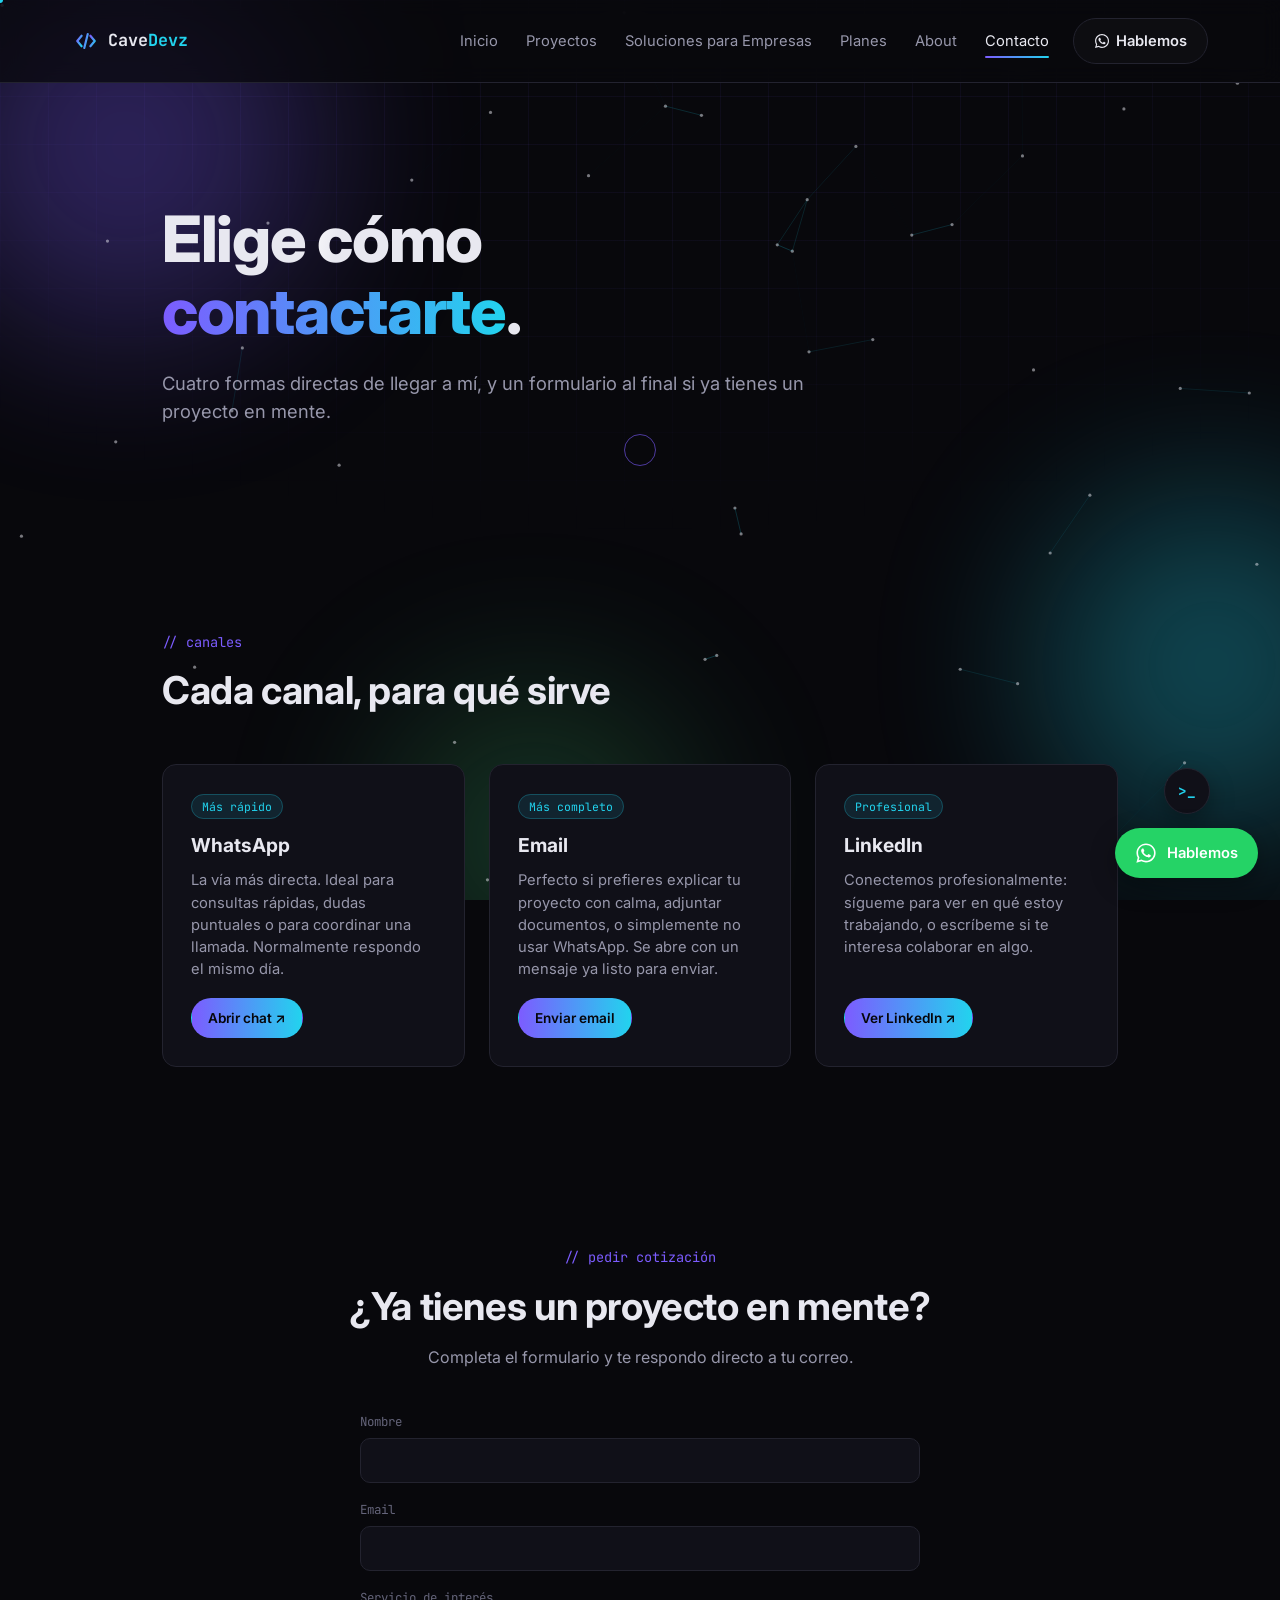
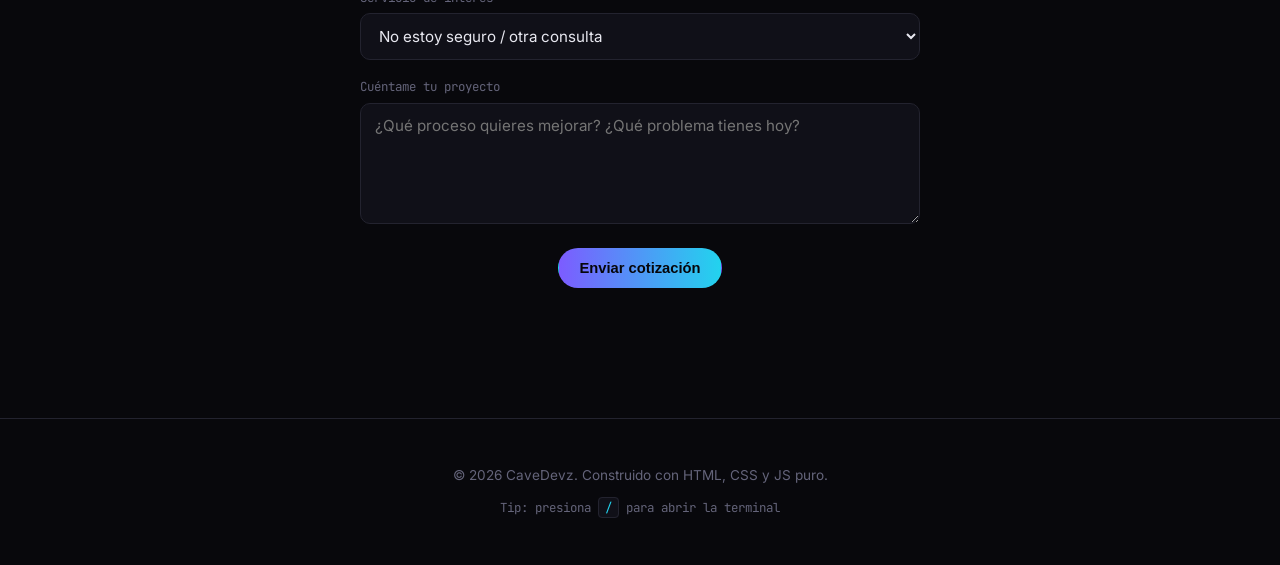
<file: contacto.html>
<!DOCTYPE html>
<html lang="es-CL">
<head>
<meta charset="UTF-8">
<meta name="viewport" content="width=device-width, initial-scale=1.0">
<title>Contacto — CaveDevz</title>
<meta name="description" content="Todas las formas de contactar a CaveDevz: WhatsApp, email, LinkedIn, o pide una cotización directo con el formulario.">
<link rel="canonical" href="https://cavedevz.com/contacto.html">
<meta property="og:type" content="website">
<meta property="og:locale" content="es_CL">
<meta property="og:site_name" content="CaveDevz">
<meta property="og:url" content="https://cavedevz.com/contacto.html">
<meta property="og:title" content="Contacto — CaveDevz">
<meta property="og:description" content="Todas las formas de contactar a CaveDevz: WhatsApp, email, LinkedIn, o pide una cotización directo con el formulario.">
<meta name="twitter:card" content="summary">
<meta name="twitter:title" content="Contacto — CaveDevz">
<meta name="twitter:description" content="Todas las formas de contactar a CaveDevz: WhatsApp, email, LinkedIn o formulario.">
<link rel="icon" type="image/svg+xml" href="assets/favicon.svg">
<link rel="preconnect" href="https://fonts.googleapis.com">
<link rel="preconnect" href="https://fonts.gstatic.com" crossorigin>
<link href="https://fonts.googleapis.com/css2?family=JetBrains+Mono:wght@400;500;700&family=Inter:wght@400;500;600;700;800&display=swap" rel="stylesheet">
<link rel="stylesheet" href="css/style.css">
</head>
<body>

<div class="bg-grid" aria-hidden="true"></div>
<div class="glow-field" aria-hidden="true">
  <span class="glow-orb glow-orb-1"></span>
  <span class="glow-orb glow-orb-2"></span>
  <span class="glow-orb glow-orb-3"></span>
</div>
<canvas id="particleCanvas" class="particle-canvas" aria-hidden="true"></canvas>
<div class="scroll-progress" id="scrollProgress" aria-hidden="true"></div>
<div class="cursor-dot" id="cursorDot" aria-hidden="true"></div>
<div class="cursor-ring" id="cursorRing" aria-hidden="true"></div>

<header class="nav" id="nav">
  <a href="index.html" class="logo">
    <svg viewBox="0 0 64 64" width="28" height="28" aria-hidden="true">
      <path d="M22 20 L12 32 L22 44" stroke="url(#navGrad)" stroke-width="5" fill="none" stroke-linecap="round" stroke-linejoin="round"/>
      <path d="M42 20 L52 32 L42 44" stroke="url(#navGrad)" stroke-width="5" fill="none" stroke-linecap="round" stroke-linejoin="round"/>
      <path d="M36 16 L28 48" stroke="url(#navGrad)" stroke-width="5" fill="none" stroke-linecap="round"/>
      <defs>
        <linearGradient id="navGrad" x1="0%" y1="0%" x2="100%" y2="100%">
          <stop offset="0%" stop-color="#7c5cff"/>
          <stop offset="100%" stop-color="#22d3ee"/>
        </linearGradient>
      </defs>
    </svg>
    <span>Cave<em>Devz</em></span>
  </a>
  <nav class="nav-links">
    <a href="index.html">Inicio</a>
    <a href="proyectos.html">Proyectos</a>
    <a href="soluciones-empresas.html">Soluciones para Empresas</a>
    <a href="planes.html">Planes</a>
    <a href="about.html">About</a>
    <a href="contacto.html">Contacto</a>
  </nav>
  <a href="https://wa.me/56992259960" target="_blank" rel="noopener" class="btn btn-ghost nav-cta">
    <svg viewBox="0 0 448 512" width="16" height="16" fill="currentColor" aria-hidden="true"><path d="M380.9 97.1C339 55.1 283.2 32 223.9 32c-122.4 0-222 99.6-222 222 0 39.1 10.2 77.3 29.6 111L0 480l117.7-30.9c32.4 17.7 68.9 27 106.1 27h.1c122.3 0 224.1-99.6 224.1-222 0-59.3-25.2-115-67.1-157zm-157 341.6c-33.2 0-65.7-8.9-94-25.7l-6.7-4-69.8 18.3L72 359.2l-4.4-7c-18.5-29.4-28.2-63.3-28.2-98.2 0-101.7 82.8-184.5 184.6-184.5 49.3 0 95.6 19.2 130.4 54.1 34.8 34.9 56.2 81.2 56.1 130.5 0 101.8-84.9 184.6-186.6 184.6zm101.2-138.2c-5.5-2.8-32.8-16.2-37.9-18-5.1-1.9-8.8-2.8-12.5 2.8-3.7 5.6-14.3 18-17.6 21.8-3.2 3.7-6.5 4.2-12 1.4-32.6-16.3-54-29.1-75.5-66-5.7-9.8 5.7-9.1 16.3-30.3 1.8-3.7 .9-6.9-.5-9.7-1.4-2.8-12.5-30.1-17.1-41.2-4.5-10.8-9.1-9.3-12.5-9.5-3.2-.2-6.9-.2-10.6-.2-3.7 0-9.7 1.4-14.8 6.9-5.1 5.6-19.4 19-19.4 46.3 0 27.3 19.9 53.7 22.6 57.4 2.8 3.7 39.1 59.7 94.8 83.8 35.2 15.2 49 16.5 66.6 13.9 10.7-1.6 32.8-13.4 37.4-26.4 4.6-13 4.6-24.1 3.2-26.4-1.3-2.5-5-3.9-10.5-6.6z"/></svg>
    Hablemos
  </a>
  <button class="nav-toggle" id="navToggle" aria-label="Abrir menú" aria-expanded="false">
    <span></span><span></span><span></span>
  </button>
</header>

<main>
  <section class="hero" id="top">
    <h1 class="hero-title">
      Elige <span class="shine-text">cómo</span> <span class="grad-text">contactarte</span>.
    </h1>
    <p class="hero-sub">
      Cuatro formas directas de llegar a mí, y un formulario al final si ya tienes un proyecto en mente.
    </p>
  </section>

  <section class="proyectos" id="canales">
    <div class="section-head">
      <p class="section-eyebrow">// canales</p>
      <h2>Cada canal, para qué sirve</h2>
    </div>

    <div class="cards">
      <article class="card">
        <div class="card-top">
          <span class="card-tag">Más rápido</span>
        </div>
        <h3>WhatsApp</h3>
        <p>
          La vía más directa. Ideal para consultas rápidas, dudas puntuales o para coordinar una llamada.
          Normalmente respondo el mismo día.
        </p>
        <div class="card-actions">
          <a href="https://wa.me/56992259960" target="_blank" rel="noopener" class="btn btn-primary btn-sm">Abrir chat ↗</a>
        </div>
      </article>

      <article class="card">
        <div class="card-top">
          <span class="card-tag">Más completo</span>
        </div>
        <h3>Email</h3>
        <p>
          Perfecto si prefieres explicar tu proyecto con calma, adjuntar documentos, o simplemente no usar
          WhatsApp. Se abre con un mensaje ya listo para enviar.
        </p>
        <div class="card-actions">
          <a href="mailto:tmontes30@gmail.com?subject=Contacto%20desde%20CaveDevz&body=Hola%20Tom%C3%A1s%2C%20te%20escribo%20desde%20tu%20sitio%20CaveDevz..." class="btn btn-primary btn-sm">Enviar email</a>
        </div>
      </article>

      <article class="card">
        <div class="card-top">
          <span class="card-tag">Profesional</span>
        </div>
        <h3>LinkedIn</h3>
        <p>
          Conectemos profesionalmente: sígueme para ver en qué estoy trabajando, o escríbeme si te
          interesa colaborar en algo.
        </p>
        <div class="card-actions">
          <a href="https://www.linkedin.com/in/tomas-montesa/" target="_blank" rel="noopener" class="btn btn-primary btn-sm">Ver LinkedIn ↗</a>
        </div>
      </article>
    </div>
  </section>

  <section class="contacto" id="cotizar-form">
    <div class="section-head center">
      <p class="section-eyebrow">// pedir cotización</p>
      <h2>¿Ya tienes un proyecto en mente?</h2>
      <p class="contact-sub">Completa el formulario y te respondo directo a tu correo.</p>
    </div>

    <form id="quoteForm" class="quote-form" action="https://formsubmit.co/tmontes30@gmail.com" method="POST">
      <input type="hidden" name="_subject" value="Cotización CaveDevz">
      <input type="hidden" name="_template" value="table">
      <input type="hidden" name="_captcha" value="false">
      <input type="hidden" name="_next" value="https://cavedevz.com/?enviado=1">
      <input type="text" name="_honey" style="display:none" tabindex="-1" autocomplete="off">

      <label class="quote-field">
        <span>Nombre</span>
        <input type="text" name="Nombre" required>
      </label>

      <label class="quote-field">
        <span>Email</span>
        <input type="email" name="_replyto" required>
      </label>

      <label class="quote-field">
        <span>Servicio de interés</span>
        <select name="Servicio_interes" id="servicioSelect">
          <option value="No estoy seguro">No estoy seguro / otra consulta</option>
          <option value="Automatización">Automatización (bots)</option>
          <option value="Integraciones">Integraciones de sistemas</option>
          <option value="Interoperabilidad">Interoperabilidad</option>
          <option value="A medida">Plataforma a medida</option>
        </select>
      </label>

      <label class="quote-field">
        <span>Cuéntame tu proyecto</span>
        <textarea name="Mensaje" rows="5" required placeholder="¿Qué proceso quieres mejorar? ¿Qué problema tienes hoy?"></textarea>
      </label>

      <button type="submit" class="btn btn-primary">Enviar cotización</button>
    </form>
  </section>
</main>

<footer class="footer">
  <p>© <span id="year"></span> CaveDevz. Construido con HTML, CSS y JS puro.</p>
  <p class="footer-tip">Tip: presiona <kbd>/</kbd> para abrir la terminal</p>
</footer>

<div class="quick-actions">
  <button class="terminal-trigger" id="terminalTrigger" aria-label="Abrir terminal (tecla /)">&gt;_</button>
  <a href="https://wa.me/56992259960" target="_blank" rel="noopener" class="whatsapp-float" aria-label="Chatear por WhatsApp">
    <svg viewBox="0 0 448 512" width="22" height="22" fill="currentColor" aria-hidden="true"><path d="M380.9 97.1C339 55.1 283.2 32 223.9 32c-122.4 0-222 99.6-222 222 0 39.1 10.2 77.3 29.6 111L0 480l117.7-30.9c32.4 17.7 68.9 27 106.1 27h.1c122.3 0 224.1-99.6 224.1-222 0-59.3-25.2-115-67.1-157zm-157 341.6c-33.2 0-65.7-8.9-94-25.7l-6.7-4-69.8 18.3L72 359.2l-4.4-7c-18.5-29.4-28.2-63.3-28.2-98.2 0-101.7 82.8-184.5 184.6-184.5 49.3 0 95.6 19.2 130.4 54.1 34.8 34.9 56.2 81.2 56.1 130.5 0 101.8-84.9 184.6-186.6 184.6zm101.2-138.2c-5.5-2.8-32.8-16.2-37.9-18-5.1-1.9-8.8-2.8-12.5 2.8-3.7 5.6-14.3 18-17.6 21.8-3.2 3.7-6.5 4.2-12 1.4-32.6-16.3-54-29.1-75.5-66-5.7-9.8 5.7-9.1 16.3-30.3 1.8-3.7 .9-6.9-.5-9.7-1.4-2.8-12.5-30.1-17.1-41.2-4.5-10.8-9.1-9.3-12.5-9.5-3.2-.2-6.9-.2-10.6-.2-3.7 0-9.7 1.4-14.8 6.9-5.1 5.6-19.4 19-19.4 46.3 0 27.3 19.9 53.7 22.6 57.4 2.8 3.7 39.1 59.7 94.8 83.8 35.2 15.2 49 16.5 66.6 13.9 10.7-1.6 32.8-13.4 37.4-26.4 4.6-13 4.6-24.1 3.2-26.4-1.3-2.5-5-3.9-10.5-6.6z"/></svg>
    <span class="whatsapp-float-text">Hablemos</span>
  </a>
</div>

<div class="terminal-overlay" id="terminalOverlay" hidden>
  <div class="terminal-window" role="dialog" aria-modal="true" aria-label="Terminal CaveDevz">
    <div class="terminal-titlebar">
      <span class="term-dot term-dot-red"></span>
      <span class="term-dot term-dot-yellow"></span>
      <span class="term-dot term-dot-green"></span>
      <span class="terminal-title">guest@cavedevz: ~</span>
    </div>
    <div class="terminal-body" id="terminalBody">
      <p>Bienvenido a CaveDevz. Escribe <strong>help</strong> para ver los comandos — hay algunos solo por diversión (prueba <strong>matrix</strong> o <strong>guess</strong>).</p>
    </div>
    <div class="terminal-input-row">
      <span class="terminal-prompt">guest@cavedevz:~$</span>
      <input type="text" id="terminalInput" class="terminal-input" autocomplete="off" spellcheck="false" autocapitalize="off" aria-label="Comando de terminal">
    </div>
  </div>
</div>

<script src="js/main.js"></script>
<script>
  (function () {
    const form = document.getElementById('quoteForm');
    form.addEventListener('submit', () => {
      const nombre = form.querySelector('[name="Nombre"]').value.trim();
      form.querySelector('[name="_subject"]').value = 'Cotización CaveDevz - ' + (nombre || 'Sin nombre');
    });
  })();
</script>
</body>
</html>
</file>
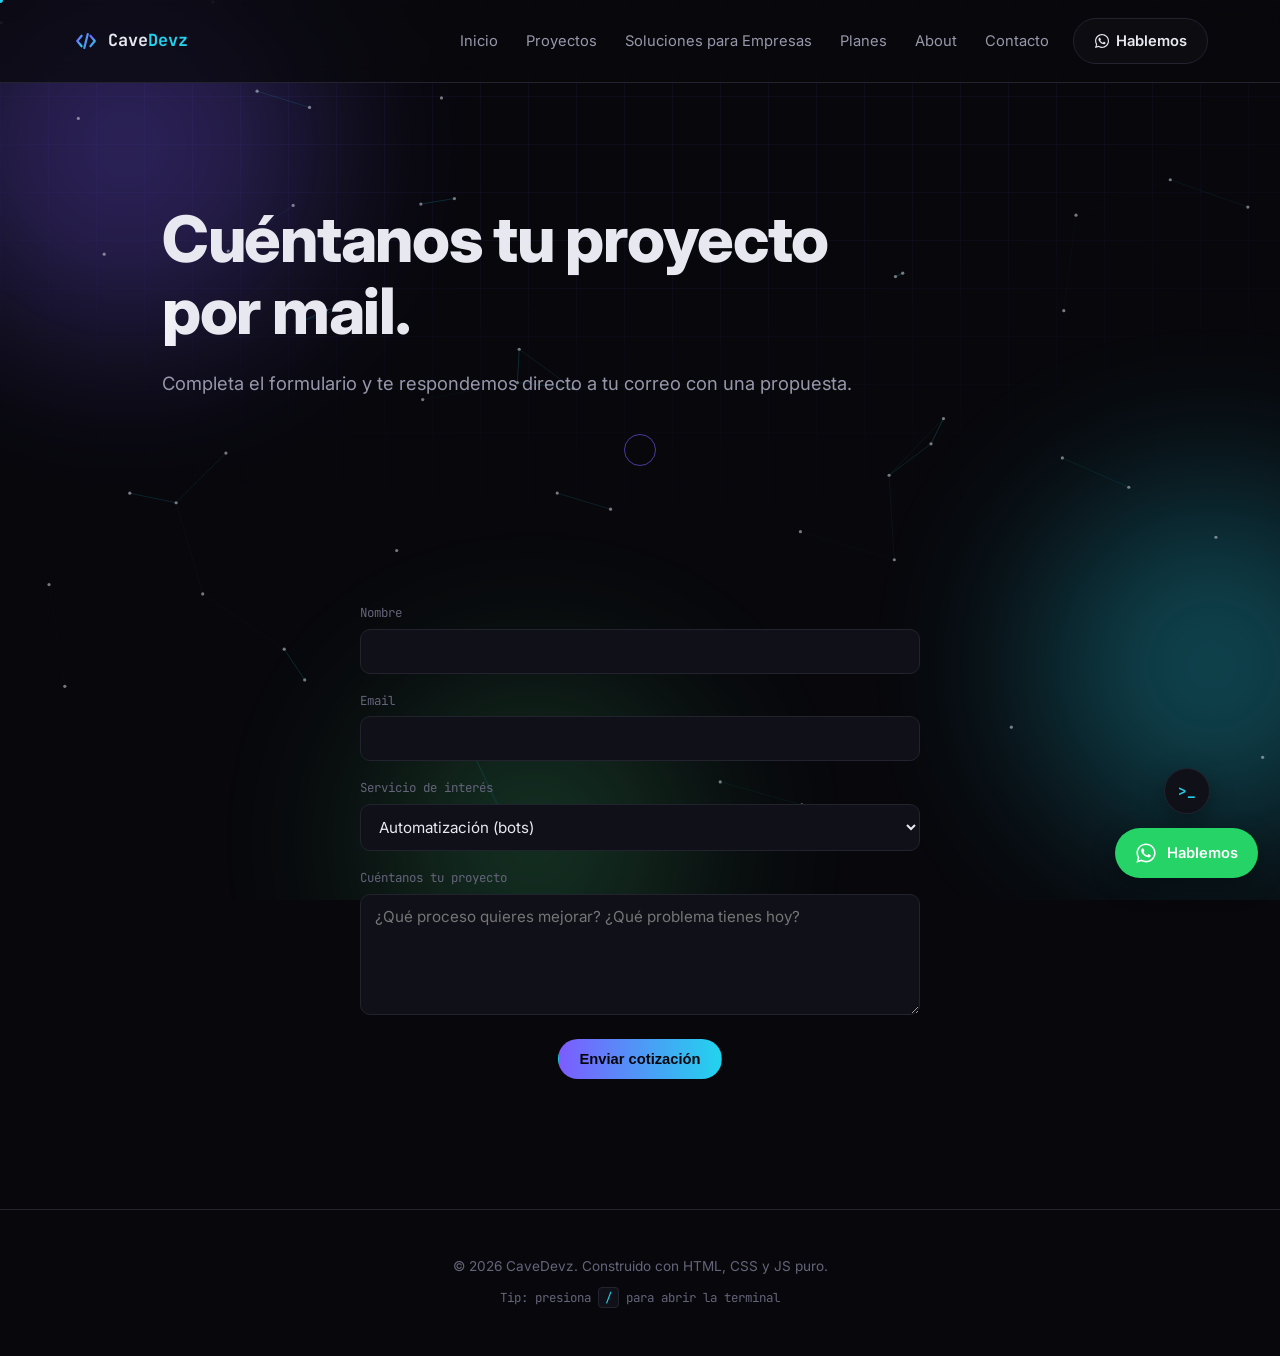
<file: cotizar.html>
<!DOCTYPE html>
<html lang="es-CL">
<head>
<meta charset="UTF-8">
<meta name="viewport" content="width=device-width, initial-scale=1.0">
<title>Pedir Cotización — CaveDevz</title>
<meta name="description" content="Cuéntanos tu proyecto y te respondemos directo a tu correo con una propuesta.">
<link rel="canonical" href="https://cavedevz.com/cotizar.html">
<meta property="og:type" content="website">
<meta property="og:locale" content="es_CL">
<meta property="og:site_name" content="CaveDevz">
<meta property="og:url" content="https://cavedevz.com/cotizar.html">
<meta property="og:title" content="Pedir Cotización — CaveDevz">
<meta property="og:description" content="Cuéntanos tu proyecto y te respondemos directo a tu correo con una propuesta.">
<meta name="twitter:card" content="summary">
<meta name="twitter:title" content="Pedir Cotización — CaveDevz">
<meta name="twitter:description" content="Cuéntanos tu proyecto y te respondemos directo a tu correo con una propuesta.">
<link rel="icon" type="image/svg+xml" href="assets/favicon.svg">
<link rel="preconnect" href="https://fonts.googleapis.com">
<link rel="preconnect" href="https://fonts.gstatic.com" crossorigin>
<link href="https://fonts.googleapis.com/css2?family=JetBrains+Mono:wght@400;500;700&family=Inter:wght@400;500;600;700;800&display=swap" rel="stylesheet">
<link rel="stylesheet" href="css/style.css">
</head>
<body>

<div class="bg-grid" aria-hidden="true"></div>
<div class="glow-field" aria-hidden="true">
  <span class="glow-orb glow-orb-1"></span>
  <span class="glow-orb glow-orb-2"></span>
  <span class="glow-orb glow-orb-3"></span>
</div>
<canvas id="particleCanvas" class="particle-canvas" aria-hidden="true"></canvas>
<div class="scroll-progress" id="scrollProgress" aria-hidden="true"></div>
<div class="cursor-dot" id="cursorDot" aria-hidden="true"></div>
<div class="cursor-ring" id="cursorRing" aria-hidden="true"></div>

<header class="nav" id="nav">
  <a href="index.html" class="logo">
    <svg viewBox="0 0 64 64" width="28" height="28" aria-hidden="true">
      <path d="M22 20 L12 32 L22 44" stroke="url(#navGrad)" stroke-width="5" fill="none" stroke-linecap="round" stroke-linejoin="round"/>
      <path d="M42 20 L52 32 L42 44" stroke="url(#navGrad)" stroke-width="5" fill="none" stroke-linecap="round" stroke-linejoin="round"/>
      <path d="M36 16 L28 48" stroke="url(#navGrad)" stroke-width="5" fill="none" stroke-linecap="round"/>
      <defs>
        <linearGradient id="navGrad" x1="0%" y1="0%" x2="100%" y2="100%">
          <stop offset="0%" stop-color="#7c5cff"/>
          <stop offset="100%" stop-color="#22d3ee"/>
        </linearGradient>
      </defs>
    </svg>
    <span>Cave<em>Devz</em></span>
  </a>
  <nav class="nav-links">
    <a href="index.html">Inicio</a>
    <a href="proyectos.html">Proyectos</a>
    <a href="soluciones-empresas.html">Soluciones para Empresas</a>
    <a href="planes.html">Planes</a>
    <a href="about.html">About</a>
    <a href="contacto.html">Contacto</a>
  </nav>
  <a href="https://wa.me/56992259960" target="_blank" rel="noopener" class="btn btn-ghost nav-cta">
    <svg viewBox="0 0 448 512" width="16" height="16" fill="currentColor" aria-hidden="true"><path d="M380.9 97.1C339 55.1 283.2 32 223.9 32c-122.4 0-222 99.6-222 222 0 39.1 10.2 77.3 29.6 111L0 480l117.7-30.9c32.4 17.7 68.9 27 106.1 27h.1c122.3 0 224.1-99.6 224.1-222 0-59.3-25.2-115-67.1-157zm-157 341.6c-33.2 0-65.7-8.9-94-25.7l-6.7-4-69.8 18.3L72 359.2l-4.4-7c-18.5-29.4-28.2-63.3-28.2-98.2 0-101.7 82.8-184.5 184.6-184.5 49.3 0 95.6 19.2 130.4 54.1 34.8 34.9 56.2 81.2 56.1 130.5 0 101.8-84.9 184.6-186.6 184.6zm101.2-138.2c-5.5-2.8-32.8-16.2-37.9-18-5.1-1.9-8.8-2.8-12.5 2.8-3.7 5.6-14.3 18-17.6 21.8-3.2 3.7-6.5 4.2-12 1.4-32.6-16.3-54-29.1-75.5-66-5.7-9.8 5.7-9.1 16.3-30.3 1.8-3.7 .9-6.9-.5-9.7-1.4-2.8-12.5-30.1-17.1-41.2-4.5-10.8-9.1-9.3-12.5-9.5-3.2-.2-6.9-.2-10.6-.2-3.7 0-9.7 1.4-14.8 6.9-5.1 5.6-19.4 19-19.4 46.3 0 27.3 19.9 53.7 22.6 57.4 2.8 3.7 39.1 59.7 94.8 83.8 35.2 15.2 49 16.5 66.6 13.9 10.7-1.6 32.8-13.4 37.4-26.4 4.6-13 4.6-24.1 3.2-26.4-1.3-2.5-5-3.9-10.5-6.6z"/></svg>
    Hablemos
  </a>
  <button class="nav-toggle" id="navToggle" aria-label="Abrir menú" aria-expanded="false">
    <span></span><span></span><span></span>
  </button>
</header>

<main>
  <section class="hero" id="top">
    <h1 class="hero-title">
      Cuéntanos tu proyecto <span class="shine-text">por mail</span>.
    </h1>
    <p class="hero-sub">
      Completa el formulario y te respondemos directo a tu correo con una propuesta.
    </p>
  </section>

  <section class="contacto" id="cotizar-form">
    <form id="quoteForm" class="quote-form" action="https://formsubmit.co/tmontes30@gmail.com" method="POST">
      <input type="hidden" name="_subject" value="Cotización CaveDevz">
      <input type="hidden" name="_template" value="table">
      <input type="hidden" name="_captcha" value="false">
      <input type="hidden" name="_next" value="https://cavedevz.com/?enviado=1">
      <input type="text" name="_honey" style="display:none" tabindex="-1" autocomplete="off">

      <label class="quote-field">
        <span>Nombre</span>
        <input type="text" name="Nombre" required>
      </label>

      <label class="quote-field">
        <span>Email</span>
        <input type="email" name="_replyto" required>
      </label>

      <label class="quote-field">
        <span>Servicio de interés</span>
        <select name="Servicio_interes" id="servicioSelect">
          <option value="Automatización">Automatización (bots)</option>
          <option value="Integraciones">Integraciones de sistemas</option>
          <option value="Interoperabilidad">Interoperabilidad</option>
          <option value="A medida">Plataforma a medida</option>
          <option value="No estoy seguro">No estoy seguro / otra consulta</option>
        </select>
      </label>

      <label class="quote-field">
        <span>Cuéntanos tu proyecto</span>
        <textarea name="Mensaje" rows="5" required placeholder="¿Qué proceso quieres mejorar? ¿Qué problema tienes hoy?"></textarea>
      </label>

      <button type="submit" class="btn btn-primary">Enviar cotización</button>
    </form>
  </section>
</main>

<footer class="footer">
  <p>© <span id="year"></span> CaveDevz. Construido con HTML, CSS y JS puro.</p>
  <p class="footer-tip">Tip: presiona <kbd>/</kbd> para abrir la terminal</p>
</footer>

<div class="quick-actions">
  <button class="terminal-trigger" id="terminalTrigger" aria-label="Abrir terminal (tecla /)">&gt;_</button>
  <a href="https://wa.me/56992259960" target="_blank" rel="noopener" class="whatsapp-float" aria-label="Chatear por WhatsApp">
    <svg viewBox="0 0 448 512" width="22" height="22" fill="currentColor" aria-hidden="true"><path d="M380.9 97.1C339 55.1 283.2 32 223.9 32c-122.4 0-222 99.6-222 222 0 39.1 10.2 77.3 29.6 111L0 480l117.7-30.9c32.4 17.7 68.9 27 106.1 27h.1c122.3 0 224.1-99.6 224.1-222 0-59.3-25.2-115-67.1-157zm-157 341.6c-33.2 0-65.7-8.9-94-25.7l-6.7-4-69.8 18.3L72 359.2l-4.4-7c-18.5-29.4-28.2-63.3-28.2-98.2 0-101.7 82.8-184.5 184.6-184.5 49.3 0 95.6 19.2 130.4 54.1 34.8 34.9 56.2 81.2 56.1 130.5 0 101.8-84.9 184.6-186.6 184.6zm101.2-138.2c-5.5-2.8-32.8-16.2-37.9-18-5.1-1.9-8.8-2.8-12.5 2.8-3.7 5.6-14.3 18-17.6 21.8-3.2 3.7-6.5 4.2-12 1.4-32.6-16.3-54-29.1-75.5-66-5.7-9.8 5.7-9.1 16.3-30.3 1.8-3.7 .9-6.9-.5-9.7-1.4-2.8-12.5-30.1-17.1-41.2-4.5-10.8-9.1-9.3-12.5-9.5-3.2-.2-6.9-.2-10.6-.2-3.7 0-9.7 1.4-14.8 6.9-5.1 5.6-19.4 19-19.4 46.3 0 27.3 19.9 53.7 22.6 57.4 2.8 3.7 39.1 59.7 94.8 83.8 35.2 15.2 49 16.5 66.6 13.9 10.7-1.6 32.8-13.4 37.4-26.4 4.6-13 4.6-24.1 3.2-26.4-1.3-2.5-5-3.9-10.5-6.6z"/></svg>
    <span class="whatsapp-float-text">Hablemos</span>
  </a>
</div>

<div class="terminal-overlay" id="terminalOverlay" hidden>
  <div class="terminal-window" role="dialog" aria-modal="true" aria-label="Terminal CaveDevz">
    <div class="terminal-titlebar">
      <span class="term-dot term-dot-red"></span>
      <span class="term-dot term-dot-yellow"></span>
      <span class="term-dot term-dot-green"></span>
      <span class="terminal-title">guest@cavedevz: ~</span>
    </div>
    <div class="terminal-body" id="terminalBody">
      <p>Bienvenido a CaveDevz. Escribe <strong>help</strong> para ver los comandos — hay algunos solo por diversión (prueba <strong>matrix</strong> o <strong>guess</strong>).</p>
    </div>
    <div class="terminal-input-row">
      <span class="terminal-prompt">guest@cavedevz:~$</span>
      <input type="text" id="terminalInput" class="terminal-input" autocomplete="off" spellcheck="false" autocapitalize="off" aria-label="Comando de terminal">
    </div>
  </div>
</div>

<script src="js/main.js"></script>
<script>
  (function () {
    const form = document.getElementById('quoteForm');
    const params = new URLSearchParams(window.location.search);

    const servicio = params.get('servicio');
    if (servicio) {
      const select = document.getElementById('servicioSelect');
      const match = Array.from(select.options).find((o) => o.value === servicio);
      if (match) select.value = servicio;
    }

    form.addEventListener('submit', () => {
      const nombre = form.querySelector('[name="Nombre"]').value.trim();
      form.querySelector('[name="_subject"]').value = 'Cotización CaveDevz - ' + (nombre || 'Sin nombre');
    });
  })();
</script>
</body>
</html>
</file>
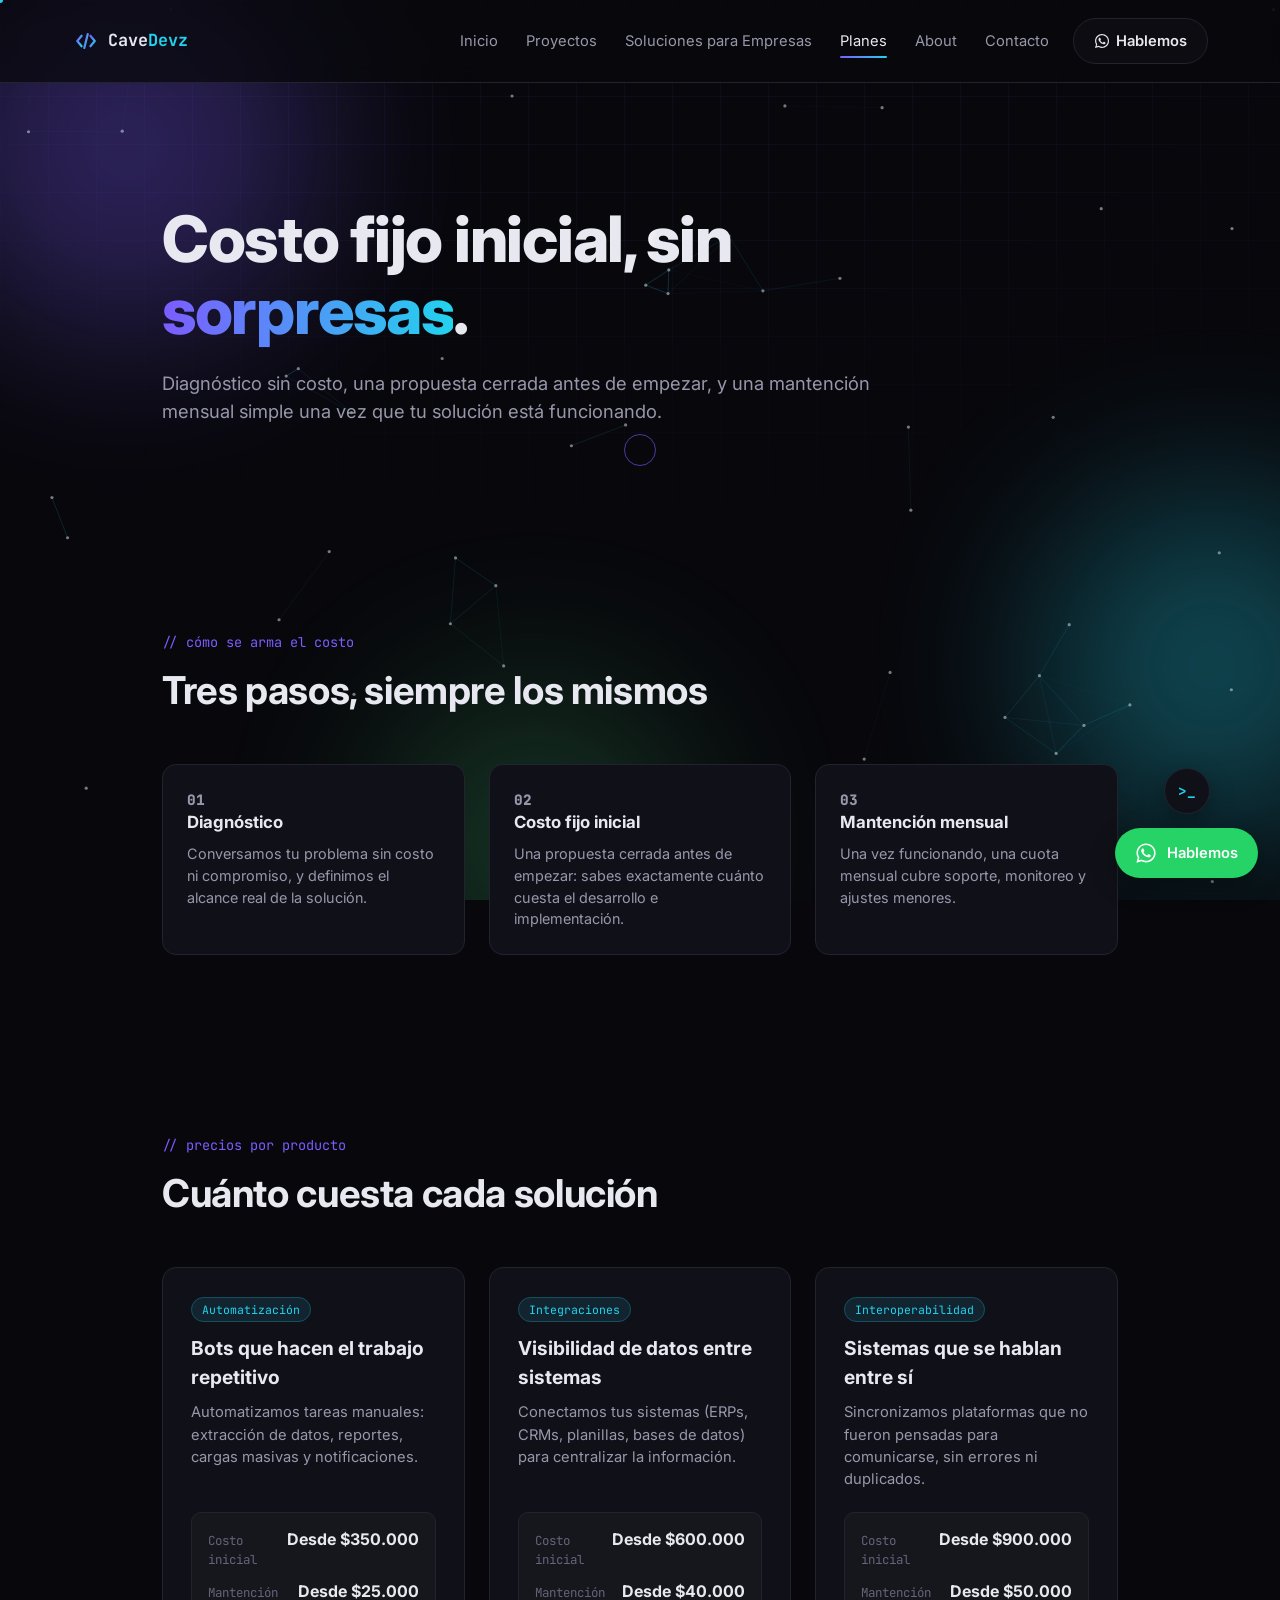
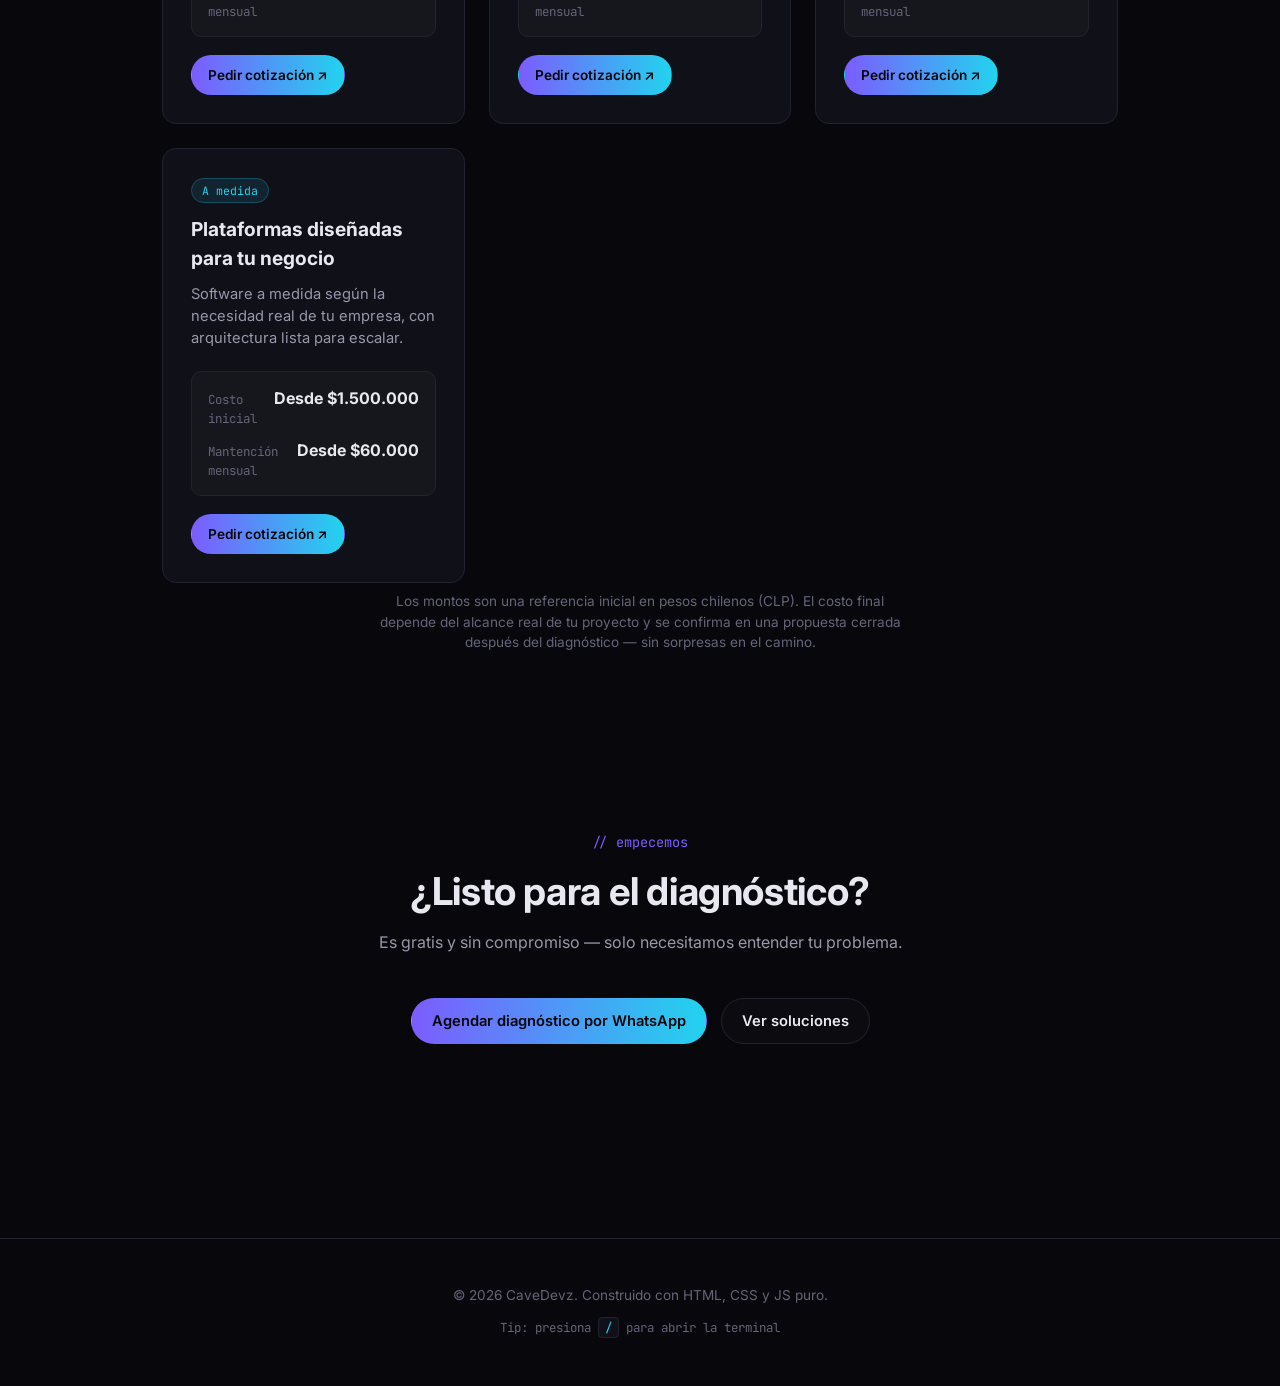
<file: planes.html>
<!DOCTYPE html>
<html lang="es-CL">
<head>
<meta charset="UTF-8">
<meta name="viewport" content="width=device-width, initial-scale=1.0">
<title>Planes y Precios de Automatización — CaveDevz</title>
<meta name="description" content="Costo inicial fijo y mantención mensual para cada tipo de solución: automatización, integraciones, interoperabilidad y plataformas a medida.">
<link rel="canonical" href="https://cavedevz.com/planes.html">
<meta property="og:type" content="website">
<meta property="og:locale" content="es_CL">
<meta property="og:site_name" content="CaveDevz">
<meta property="og:url" content="https://cavedevz.com/planes.html">
<meta property="og:title" content="Planes y Precios de Automatización — CaveDevz">
<meta property="og:description" content="Costo inicial fijo y mantención mensual para cada tipo de solución: automatización, integraciones, interoperabilidad y plataformas a medida.">
<meta name="twitter:card" content="summary">
<meta name="twitter:title" content="Planes y Precios de Automatización — CaveDevz">
<meta name="twitter:description" content="Costo inicial fijo y mantención mensual para cada tipo de solución.">
<link rel="icon" type="image/svg+xml" href="assets/favicon.svg">
<link rel="preconnect" href="https://fonts.googleapis.com">
<link rel="preconnect" href="https://fonts.gstatic.com" crossorigin>
<link href="https://fonts.googleapis.com/css2?family=JetBrains+Mono:wght@400;500;700&family=Inter:wght@400;500;600;700;800&display=swap" rel="stylesheet">
<link rel="stylesheet" href="css/style.css">
</head>
<body>

<div class="bg-grid" aria-hidden="true"></div>
<div class="glow-field" aria-hidden="true">
  <span class="glow-orb glow-orb-1"></span>
  <span class="glow-orb glow-orb-2"></span>
  <span class="glow-orb glow-orb-3"></span>
</div>
<canvas id="particleCanvas" class="particle-canvas" aria-hidden="true"></canvas>
<div class="scroll-progress" id="scrollProgress" aria-hidden="true"></div>
<div class="cursor-dot" id="cursorDot" aria-hidden="true"></div>
<div class="cursor-ring" id="cursorRing" aria-hidden="true"></div>

<header class="nav" id="nav">
  <a href="index.html" class="logo">
    <svg viewBox="0 0 64 64" width="28" height="28" aria-hidden="true">
      <path d="M22 20 L12 32 L22 44" stroke="url(#navGrad)" stroke-width="5" fill="none" stroke-linecap="round" stroke-linejoin="round"/>
      <path d="M42 20 L52 32 L42 44" stroke="url(#navGrad)" stroke-width="5" fill="none" stroke-linecap="round" stroke-linejoin="round"/>
      <path d="M36 16 L28 48" stroke="url(#navGrad)" stroke-width="5" fill="none" stroke-linecap="round"/>
      <defs>
        <linearGradient id="navGrad" x1="0%" y1="0%" x2="100%" y2="100%">
          <stop offset="0%" stop-color="#7c5cff"/>
          <stop offset="100%" stop-color="#22d3ee"/>
        </linearGradient>
      </defs>
    </svg>
    <span>Cave<em>Devz</em></span>
  </a>
  <nav class="nav-links">
    <a href="index.html">Inicio</a>
    <a href="proyectos.html">Proyectos</a>
    <a href="soluciones-empresas.html">Soluciones para Empresas</a>
    <a href="planes.html">Planes</a>
    <a href="about.html">About</a>
    <a href="contacto.html">Contacto</a>
  </nav>
  <a href="https://wa.me/56992259960" target="_blank" rel="noopener" class="btn btn-ghost nav-cta">
    <svg viewBox="0 0 448 512" width="16" height="16" fill="currentColor" aria-hidden="true"><path d="M380.9 97.1C339 55.1 283.2 32 223.9 32c-122.4 0-222 99.6-222 222 0 39.1 10.2 77.3 29.6 111L0 480l117.7-30.9c32.4 17.7 68.9 27 106.1 27h.1c122.3 0 224.1-99.6 224.1-222 0-59.3-25.2-115-67.1-157zm-157 341.6c-33.2 0-65.7-8.9-94-25.7l-6.7-4-69.8 18.3L72 359.2l-4.4-7c-18.5-29.4-28.2-63.3-28.2-98.2 0-101.7 82.8-184.5 184.6-184.5 49.3 0 95.6 19.2 130.4 54.1 34.8 34.9 56.2 81.2 56.1 130.5 0 101.8-84.9 184.6-186.6 184.6zm101.2-138.2c-5.5-2.8-32.8-16.2-37.9-18-5.1-1.9-8.8-2.8-12.5 2.8-3.7 5.6-14.3 18-17.6 21.8-3.2 3.7-6.5 4.2-12 1.4-32.6-16.3-54-29.1-75.5-66-5.7-9.8 5.7-9.1 16.3-30.3 1.8-3.7 .9-6.9-.5-9.7-1.4-2.8-12.5-30.1-17.1-41.2-4.5-10.8-9.1-9.3-12.5-9.5-3.2-.2-6.9-.2-10.6-.2-3.7 0-9.7 1.4-14.8 6.9-5.1 5.6-19.4 19-19.4 46.3 0 27.3 19.9 53.7 22.6 57.4 2.8 3.7 39.1 59.7 94.8 83.8 35.2 15.2 49 16.5 66.6 13.9 10.7-1.6 32.8-13.4 37.4-26.4 4.6-13 4.6-24.1 3.2-26.4-1.3-2.5-5-3.9-10.5-6.6z"/></svg>
    Hablemos
  </a>
  <button class="nav-toggle" id="navToggle" aria-label="Abrir menú" aria-expanded="false">
    <span></span><span></span><span></span>
  </button>
</header>

<main>
  <section class="hero" id="top">
    <h1 class="hero-title">
      Costo fijo inicial, <span class="shine-text">sin</span> <span class="grad-text">sorpresas</span>.
    </h1>
    <p class="hero-sub">
      Diagnóstico sin costo, una propuesta cerrada antes de empezar, y una mantención mensual simple
      una vez que tu solución está funcionando.
    </p>
  </section>

  <section class="proyectos" id="como-funciona">
    <div class="section-head">
      <p class="section-eyebrow">// cómo se arma el costo</p>
      <h2>Tres pasos, siempre los mismos</h2>
    </div>
    <div class="process-grid">
      <div class="process-step">
        <p class="process-num">01</p>
        <h3>Diagnóstico</h3>
        <p>Conversamos tu problema sin costo ni compromiso, y definimos el alcance real de la solución.</p>
      </div>
      <div class="process-step">
        <p class="process-num">02</p>
        <h3>Costo fijo inicial</h3>
        <p>Una propuesta cerrada antes de empezar: sabes exactamente cuánto cuesta el desarrollo e implementación.</p>
      </div>
      <div class="process-step">
        <p class="process-num">03</p>
        <h3>Mantención mensual</h3>
        <p>Una vez funcionando, una cuota mensual cubre soporte, monitoreo y ajustes menores.</p>
      </div>
    </div>
  </section>

  <section class="proyectos" id="precios">
    <div class="section-head">
      <p class="section-eyebrow">// precios por producto</p>
      <h2>Cuánto cuesta cada solución</h2>
    </div>

    <div class="cards">
      <article class="card" id="plan-automatizacion">
        <div class="card-top">
          <span class="card-tag">Automatización</span>
        </div>
        <h3>Bots que hacen el trabajo repetitivo</h3>
        <p>
          Automatizamos tareas manuales: extracción de datos, reportes, cargas masivas y notificaciones.
        </p>
        <div class="price-tiers">
          <div class="price-tier">
            <span class="price-label">Costo inicial</span>
            <strong class="price-value">Desde $350.000</strong>
          </div>
          <div class="price-tier">
            <span class="price-label">Mantención mensual</span>
            <strong class="price-value">Desde $25.000</strong>
          </div>
        </div>
        <div class="card-actions">
          <a href="cotizar.html?servicio=Automatizaci%C3%B3n" target="_blank" rel="noopener" class="btn btn-primary btn-sm">Pedir cotización ↗</a>
        </div>
      </article>

      <article class="card" id="plan-integraciones">
        <div class="card-top">
          <span class="card-tag">Integraciones</span>
        </div>
        <h3>Visibilidad de datos entre sistemas</h3>
        <p>
          Conectamos tus sistemas (ERPs, CRMs, planillas, bases de datos) para centralizar la información.
        </p>
        <div class="price-tiers">
          <div class="price-tier">
            <span class="price-label">Costo inicial</span>
            <strong class="price-value">Desde $600.000</strong>
          </div>
          <div class="price-tier">
            <span class="price-label">Mantención mensual</span>
            <strong class="price-value">Desde $40.000</strong>
          </div>
        </div>
        <div class="card-actions">
          <a href="cotizar.html?servicio=Integraciones" target="_blank" rel="noopener" class="btn btn-primary btn-sm">Pedir cotización ↗</a>
        </div>
      </article>

      <article class="card" id="plan-interoperabilidad">
        <div class="card-top">
          <span class="card-tag">Interoperabilidad</span>
        </div>
        <h3>Sistemas que se hablan entre sí</h3>
        <p>
          Sincronizamos plataformas que no fueron pensadas para comunicarse, sin errores ni duplicados.
        </p>
        <div class="price-tiers">
          <div class="price-tier">
            <span class="price-label">Costo inicial</span>
            <strong class="price-value">Desde $900.000</strong>
          </div>
          <div class="price-tier">
            <span class="price-label">Mantención mensual</span>
            <strong class="price-value">Desde $50.000</strong>
          </div>
        </div>
        <div class="card-actions">
          <a href="cotizar.html?servicio=Interoperabilidad" target="_blank" rel="noopener" class="btn btn-primary btn-sm">Pedir cotización ↗</a>
        </div>
      </article>

      <article class="card" id="plan-a-medida">
        <div class="card-top">
          <span class="card-tag">A medida</span>
        </div>
        <h3>Plataformas diseñadas para tu negocio</h3>
        <p>
          Software a medida según la necesidad real de tu empresa, con arquitectura lista para escalar.
        </p>
        <div class="price-tiers">
          <div class="price-tier">
            <span class="price-label">Costo inicial</span>
            <strong class="price-value">Desde $1.500.000</strong>
          </div>
          <div class="price-tier">
            <span class="price-label">Mantención mensual</span>
            <strong class="price-value">Desde $60.000</strong>
          </div>
        </div>
        <div class="card-actions">
          <a href="cotizar.html?servicio=A+medida" target="_blank" rel="noopener" class="btn btn-primary btn-sm">Pedir cotización ↗</a>
        </div>
      </article>
    </div>

    <p class="price-note">
      Los montos son una referencia inicial en pesos chilenos (CLP). El costo final depende del alcance real
      de tu proyecto y se confirma en una propuesta cerrada después del diagnóstico — sin sorpresas en el camino.
    </p>
  </section>

  <section class="contacto" id="contacto-planes">
    <div class="section-head center">
      <p class="section-eyebrow">// empecemos</p>
      <h2>¿Listo para el diagnóstico?</h2>
      <p class="contact-sub">Es gratis y sin compromiso — solo necesitamos entender tu problema.</p>
    </div>
    <div class="hero-actions" style="justify-content:center;">
      <a href="https://wa.me/56992259960?text=Hola%2C%20quiero%20agendar%20un%20diagn%C3%B3stico%20sin%20costo%20para%20mi%20empresa." target="_blank" rel="noopener" class="btn btn-primary">Agendar diagnóstico por WhatsApp</a>
      <a href="soluciones-empresas.html" class="btn btn-ghost">Ver soluciones</a>
    </div>
  </section>
</main>

<footer class="footer">
  <p>© <span id="year"></span> CaveDevz. Construido con HTML, CSS y JS puro.</p>
  <p class="footer-tip">Tip: presiona <kbd>/</kbd> para abrir la terminal</p>
</footer>

<div class="quick-actions">
  <button class="terminal-trigger" id="terminalTrigger" aria-label="Abrir terminal (tecla /)">&gt;_</button>
  <a href="https://wa.me/56992259960" target="_blank" rel="noopener" class="whatsapp-float" aria-label="Chatear por WhatsApp">
    <svg viewBox="0 0 448 512" width="22" height="22" fill="currentColor" aria-hidden="true"><path d="M380.9 97.1C339 55.1 283.2 32 223.9 32c-122.4 0-222 99.6-222 222 0 39.1 10.2 77.3 29.6 111L0 480l117.7-30.9c32.4 17.7 68.9 27 106.1 27h.1c122.3 0 224.1-99.6 224.1-222 0-59.3-25.2-115-67.1-157zm-157 341.6c-33.2 0-65.7-8.9-94-25.7l-6.7-4-69.8 18.3L72 359.2l-4.4-7c-18.5-29.4-28.2-63.3-28.2-98.2 0-101.7 82.8-184.5 184.6-184.5 49.3 0 95.6 19.2 130.4 54.1 34.8 34.9 56.2 81.2 56.1 130.5 0 101.8-84.9 184.6-186.6 184.6zm101.2-138.2c-5.5-2.8-32.8-16.2-37.9-18-5.1-1.9-8.8-2.8-12.5 2.8-3.7 5.6-14.3 18-17.6 21.8-3.2 3.7-6.5 4.2-12 1.4-32.6-16.3-54-29.1-75.5-66-5.7-9.8 5.7-9.1 16.3-30.3 1.8-3.7 .9-6.9-.5-9.7-1.4-2.8-12.5-30.1-17.1-41.2-4.5-10.8-9.1-9.3-12.5-9.5-3.2-.2-6.9-.2-10.6-.2-3.7 0-9.7 1.4-14.8 6.9-5.1 5.6-19.4 19-19.4 46.3 0 27.3 19.9 53.7 22.6 57.4 2.8 3.7 39.1 59.7 94.8 83.8 35.2 15.2 49 16.5 66.6 13.9 10.7-1.6 32.8-13.4 37.4-26.4 4.6-13 4.6-24.1 3.2-26.4-1.3-2.5-5-3.9-10.5-6.6z"/></svg>
    <span class="whatsapp-float-text">Hablemos</span>
  </a>
</div>

<div class="terminal-overlay" id="terminalOverlay" hidden>
  <div class="terminal-window" role="dialog" aria-modal="true" aria-label="Terminal CaveDevz">
    <div class="terminal-titlebar">
      <span class="term-dot term-dot-red"></span>
      <span class="term-dot term-dot-yellow"></span>
      <span class="term-dot term-dot-green"></span>
      <span class="terminal-title">guest@cavedevz: ~</span>
    </div>
    <div class="terminal-body" id="terminalBody">
      <p>Bienvenido a CaveDevz. Escribe <strong>help</strong> para ver los comandos — hay algunos solo por diversión (prueba <strong>matrix</strong> o <strong>guess</strong>).</p>
    </div>
    <div class="terminal-input-row">
      <span class="terminal-prompt">guest@cavedevz:~$</span>
      <input type="text" id="terminalInput" class="terminal-input" autocomplete="off" spellcheck="false" autocapitalize="off" aria-label="Comando de terminal">
    </div>
  </div>
</div>

<script src="js/main.js"></script>
</body>
</html>
</file>
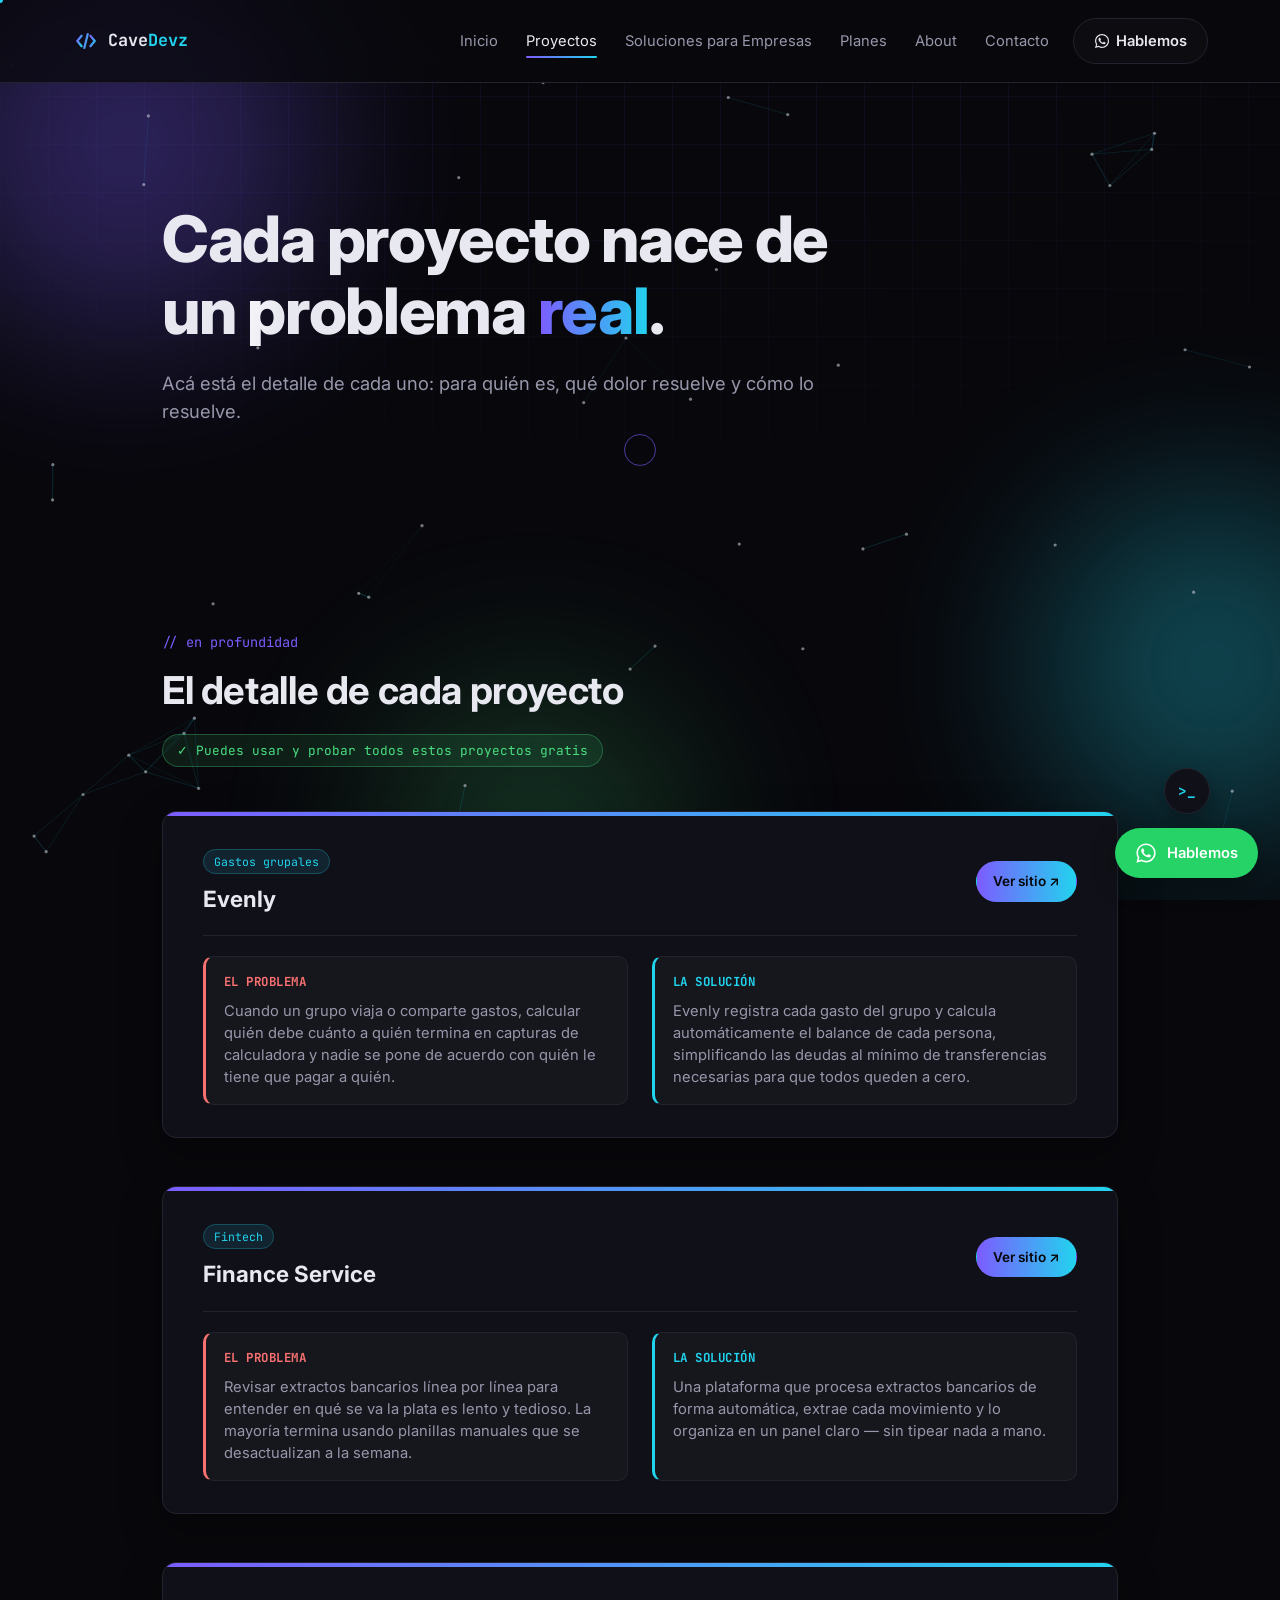
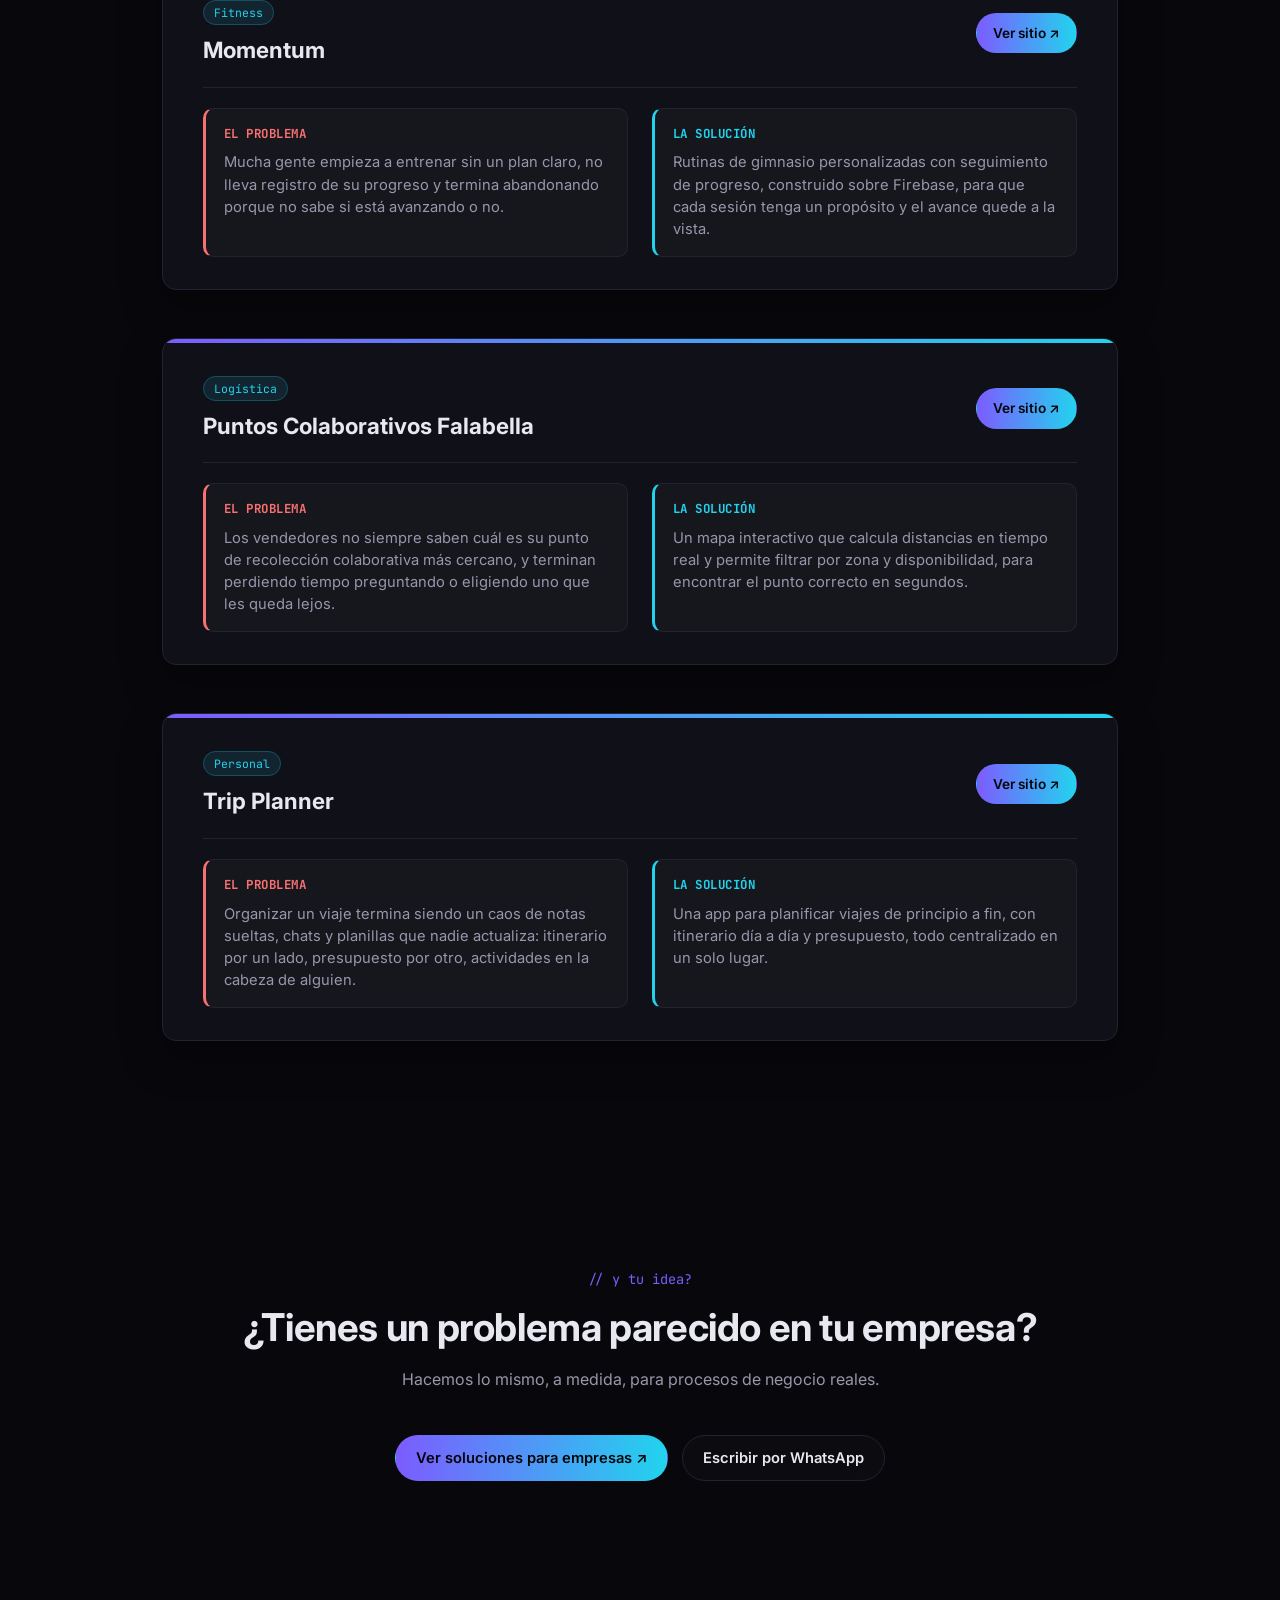
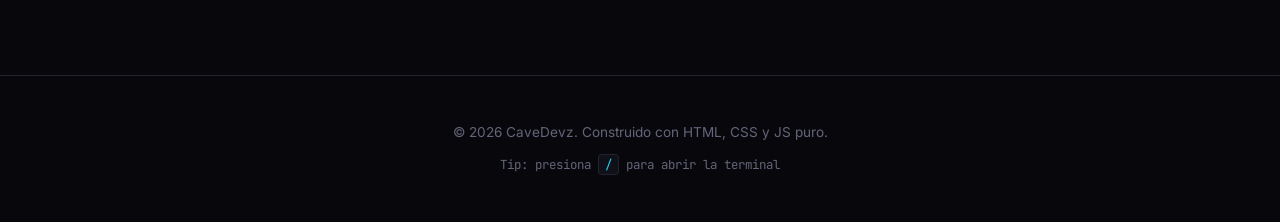
<file: proyectos.html>
<!DOCTYPE html>
<html lang="es-CL">
<head>
<meta charset="UTF-8">
<meta name="viewport" content="width=device-width, initial-scale=1.0">
<title>Proyectos — CaveDevz</title>
<meta name="description" content="El detalle de cada proyecto de CaveDevz: qué problema resuelve, para quién es y cómo funciona.">
<link rel="canonical" href="https://cavedevz.com/proyectos.html">
<meta property="og:type" content="website">
<meta property="og:locale" content="es_CL">
<meta property="og:site_name" content="CaveDevz">
<meta property="og:url" content="https://cavedevz.com/proyectos.html">
<meta property="og:title" content="Proyectos — CaveDevz">
<meta property="og:description" content="El detalle de cada proyecto de CaveDevz: qué problema resuelve, para quién es y cómo funciona.">
<meta name="twitter:card" content="summary">
<meta name="twitter:title" content="Proyectos — CaveDevz">
<meta name="twitter:description" content="El detalle de cada proyecto de CaveDevz: qué problema resuelve, para quién es y cómo funciona.">
<link rel="icon" type="image/svg+xml" href="assets/favicon.svg">
<link rel="preconnect" href="https://fonts.googleapis.com">
<link rel="preconnect" href="https://fonts.gstatic.com" crossorigin>
<link href="https://fonts.googleapis.com/css2?family=JetBrains+Mono:wght@400;500;700&family=Inter:wght@400;500;600;700;800&display=swap" rel="stylesheet">
<link rel="stylesheet" href="css/style.css">
</head>
<body>

<div class="bg-grid" aria-hidden="true"></div>
<div class="glow-field" aria-hidden="true">
  <span class="glow-orb glow-orb-1"></span>
  <span class="glow-orb glow-orb-2"></span>
  <span class="glow-orb glow-orb-3"></span>
</div>
<canvas id="particleCanvas" class="particle-canvas" aria-hidden="true"></canvas>
<div class="scroll-progress" id="scrollProgress" aria-hidden="true"></div>
<div class="cursor-dot" id="cursorDot" aria-hidden="true"></div>
<div class="cursor-ring" id="cursorRing" aria-hidden="true"></div>

<header class="nav" id="nav">
  <a href="index.html" class="logo">
    <svg viewBox="0 0 64 64" width="28" height="28" aria-hidden="true">
      <path d="M22 20 L12 32 L22 44" stroke="url(#navGrad)" stroke-width="5" fill="none" stroke-linecap="round" stroke-linejoin="round"/>
      <path d="M42 20 L52 32 L42 44" stroke="url(#navGrad)" stroke-width="5" fill="none" stroke-linecap="round" stroke-linejoin="round"/>
      <path d="M36 16 L28 48" stroke="url(#navGrad)" stroke-width="5" fill="none" stroke-linecap="round"/>
      <defs>
        <linearGradient id="navGrad" x1="0%" y1="0%" x2="100%" y2="100%">
          <stop offset="0%" stop-color="#7c5cff"/>
          <stop offset="100%" stop-color="#22d3ee"/>
        </linearGradient>
      </defs>
    </svg>
    <span>Cave<em>Devz</em></span>
  </a>
  <nav class="nav-links">
    <a href="index.html">Inicio</a>
    <a href="proyectos.html">Proyectos</a>
    <a href="soluciones-empresas.html">Soluciones para Empresas</a>
    <a href="planes.html">Planes</a>
    <a href="about.html">About</a>
    <a href="contacto.html">Contacto</a>
  </nav>
  <a href="https://wa.me/56992259960" target="_blank" rel="noopener" class="btn btn-ghost nav-cta">
    <svg viewBox="0 0 448 512" width="16" height="16" fill="currentColor" aria-hidden="true"><path d="M380.9 97.1C339 55.1 283.2 32 223.9 32c-122.4 0-222 99.6-222 222 0 39.1 10.2 77.3 29.6 111L0 480l117.7-30.9c32.4 17.7 68.9 27 106.1 27h.1c122.3 0 224.1-99.6 224.1-222 0-59.3-25.2-115-67.1-157zm-157 341.6c-33.2 0-65.7-8.9-94-25.7l-6.7-4-69.8 18.3L72 359.2l-4.4-7c-18.5-29.4-28.2-63.3-28.2-98.2 0-101.7 82.8-184.5 184.6-184.5 49.3 0 95.6 19.2 130.4 54.1 34.8 34.9 56.2 81.2 56.1 130.5 0 101.8-84.9 184.6-186.6 184.6zm101.2-138.2c-5.5-2.8-32.8-16.2-37.9-18-5.1-1.9-8.8-2.8-12.5 2.8-3.7 5.6-14.3 18-17.6 21.8-3.2 3.7-6.5 4.2-12 1.4-32.6-16.3-54-29.1-75.5-66-5.7-9.8 5.7-9.1 16.3-30.3 1.8-3.7 .9-6.9-.5-9.7-1.4-2.8-12.5-30.1-17.1-41.2-4.5-10.8-9.1-9.3-12.5-9.5-3.2-.2-6.9-.2-10.6-.2-3.7 0-9.7 1.4-14.8 6.9-5.1 5.6-19.4 19-19.4 46.3 0 27.3 19.9 53.7 22.6 57.4 2.8 3.7 39.1 59.7 94.8 83.8 35.2 15.2 49 16.5 66.6 13.9 10.7-1.6 32.8-13.4 37.4-26.4 4.6-13 4.6-24.1 3.2-26.4-1.3-2.5-5-3.9-10.5-6.6z"/></svg>
    Hablemos
  </a>
  <button class="nav-toggle" id="navToggle" aria-label="Abrir menú" aria-expanded="false">
    <span></span><span></span><span></span>
  </button>
</header>

<main>
  <section class="hero" id="top">
    <h1 class="hero-title">
      Cada proyecto nace de un <span class="shine-text">problema</span> <span class="grad-text">real</span>.
    </h1>
    <p class="hero-sub">
      Acá está el detalle de cada uno: para quién es, qué dolor resuelve y cómo lo resuelve.
    </p>
  </section>

  <section class="proyectos" id="detalle">
    <div class="section-head">
      <p class="section-eyebrow">// en profundidad</p>
      <h2>El detalle de cada proyecto</h2>
      <p class="free-badge">✓ Puedes usar y probar todos estos proyectos gratis</p>
    </div>

    <article class="project-detail">
      <div class="project-detail-head">
        <div>
          <span class="card-tag">Gastos grupales</span>
          <h3>Evenly</h3>
        </div>
        <a href="https://cavedevz.com/evenly/" target="_blank" rel="noopener" class="btn btn-primary btn-sm">Ver sitio ↗</a>
      </div>
      <div class="project-detail-block problem">
        <h4>El problema</h4>
        <p>
          Cuando un grupo viaja o comparte gastos, calcular quién debe cuánto a quién termina en
          capturas de calculadora y nadie se pone de acuerdo con quién le tiene que pagar a quién.
        </p>
      </div>
      <div class="project-detail-block solution">
        <h4>La solución</h4>
        <p>
          Evenly registra cada gasto del grupo y calcula automáticamente el balance de cada persona,
          simplificando las deudas al mínimo de transferencias necesarias para que todos queden a cero.
        </p>
      </div>
    </article>

    <article class="project-detail">
      <div class="project-detail-head">
        <div>
          <span class="card-tag">Fintech</span>
          <h3>Finance Service</h3>
        </div>
        <a href="https://finance.cavedevz.com" target="_blank" rel="noopener" class="btn btn-primary btn-sm">Ver sitio ↗</a>
      </div>
      <div class="project-detail-block problem">
        <h4>El problema</h4>
        <p>
          Revisar extractos bancarios línea por línea para entender en qué se va la plata es lento y
          tedioso. La mayoría termina usando planillas manuales que se desactualizan a la semana.
        </p>
      </div>
      <div class="project-detail-block solution">
        <h4>La solución</h4>
        <p>
          Una plataforma que procesa extractos bancarios de forma automática, extrae cada movimiento
          y lo organiza en un panel claro — sin tipear nada a mano.
        </p>
      </div>
    </article>

    <article class="project-detail">
      <div class="project-detail-head">
        <div>
          <span class="card-tag">Fitness</span>
          <h3>Momentum</h3>
        </div>
        <a href="https://cavedevz.com/momentum/" target="_blank" rel="noopener" class="btn btn-primary btn-sm">Ver sitio ↗</a>
      </div>
      <div class="project-detail-block problem">
        <h4>El problema</h4>
        <p>
          Mucha gente empieza a entrenar sin un plan claro, no lleva registro de su progreso y termina
          abandonando porque no sabe si está avanzando o no.
        </p>
      </div>
      <div class="project-detail-block solution">
        <h4>La solución</h4>
        <p>
          Rutinas de gimnasio personalizadas con seguimiento de progreso, construido sobre Firebase,
          para que cada sesión tenga un propósito y el avance quede a la vista.
        </p>
      </div>
    </article>

    <article class="project-detail">
      <div class="project-detail-head">
        <div>
          <span class="card-tag">Logística</span>
          <h3>Puntos Colaborativos Falabella</h3>
        </div>
        <a href="https://puntos-colaborativos-falabella.cavedevz.com" target="_blank" rel="noopener" class="btn btn-primary btn-sm">Ver sitio ↗</a>
      </div>
      <div class="project-detail-block problem">
        <h4>El problema</h4>
        <p>
          Los vendedores no siempre saben cuál es su punto de recolección colaborativa más cercano,
          y terminan perdiendo tiempo preguntando o eligiendo uno que les queda lejos.
        </p>
      </div>
      <div class="project-detail-block solution">
        <h4>La solución</h4>
        <p>
          Un mapa interactivo que calcula distancias en tiempo real y permite filtrar por zona y
          disponibilidad, para encontrar el punto correcto en segundos.
        </p>
      </div>
    </article>

    <article class="project-detail">
      <div class="project-detail-head">
        <div>
          <span class="card-tag">Personal</span>
          <h3>Trip Planner</h3>
        </div>
        <a href="https://cavedevz.com/viaje-2027/" target="_blank" rel="noopener" class="btn btn-primary btn-sm">Ver sitio ↗</a>
      </div>
      <div class="project-detail-block problem">
        <h4>El problema</h4>
        <p>
          Organizar un viaje termina siendo un caos de notas sueltas, chats y planillas que nadie
          actualiza: itinerario por un lado, presupuesto por otro, actividades en la cabeza de alguien.
        </p>
      </div>
      <div class="project-detail-block solution">
        <h4>La solución</h4>
        <p>
          Una app para planificar viajes de principio a fin, con itinerario día a día y presupuesto,
          todo centralizado en un solo lugar.
        </p>
      </div>
    </article>
  </section>

  <section class="contacto" id="contacto-proyectos">
    <div class="section-head center">
      <p class="section-eyebrow">// y tu idea?</p>
      <h2>¿Tienes un problema parecido en tu empresa?</h2>
      <p class="contact-sub">Hacemos lo mismo, a medida, para procesos de negocio reales.</p>
    </div>
    <div class="hero-actions" style="justify-content:center;">
      <a href="soluciones-empresas.html" class="btn btn-primary">Ver soluciones para empresas ↗</a>
      <a href="https://wa.me/56992259960" target="_blank" rel="noopener" class="btn btn-ghost">Escribir por WhatsApp</a>
    </div>
  </section>
</main>

<footer class="footer">
  <p>© <span id="year"></span> CaveDevz. Construido con HTML, CSS y JS puro.</p>
  <p class="footer-tip">Tip: presiona <kbd>/</kbd> para abrir la terminal</p>
</footer>

<div class="quick-actions">
  <button class="terminal-trigger" id="terminalTrigger" aria-label="Abrir terminal (tecla /)">&gt;_</button>
  <a href="https://wa.me/56992259960" target="_blank" rel="noopener" class="whatsapp-float" aria-label="Chatear por WhatsApp">
    <svg viewBox="0 0 448 512" width="22" height="22" fill="currentColor" aria-hidden="true"><path d="M380.9 97.1C339 55.1 283.2 32 223.9 32c-122.4 0-222 99.6-222 222 0 39.1 10.2 77.3 29.6 111L0 480l117.7-30.9c32.4 17.7 68.9 27 106.1 27h.1c122.3 0 224.1-99.6 224.1-222 0-59.3-25.2-115-67.1-157zm-157 341.6c-33.2 0-65.7-8.9-94-25.7l-6.7-4-69.8 18.3L72 359.2l-4.4-7c-18.5-29.4-28.2-63.3-28.2-98.2 0-101.7 82.8-184.5 184.6-184.5 49.3 0 95.6 19.2 130.4 54.1 34.8 34.9 56.2 81.2 56.1 130.5 0 101.8-84.9 184.6-186.6 184.6zm101.2-138.2c-5.5-2.8-32.8-16.2-37.9-18-5.1-1.9-8.8-2.8-12.5 2.8-3.7 5.6-14.3 18-17.6 21.8-3.2 3.7-6.5 4.2-12 1.4-32.6-16.3-54-29.1-75.5-66-5.7-9.8 5.7-9.1 16.3-30.3 1.8-3.7 .9-6.9-.5-9.7-1.4-2.8-12.5-30.1-17.1-41.2-4.5-10.8-9.1-9.3-12.5-9.5-3.2-.2-6.9-.2-10.6-.2-3.7 0-9.7 1.4-14.8 6.9-5.1 5.6-19.4 19-19.4 46.3 0 27.3 19.9 53.7 22.6 57.4 2.8 3.7 39.1 59.7 94.8 83.8 35.2 15.2 49 16.5 66.6 13.9 10.7-1.6 32.8-13.4 37.4-26.4 4.6-13 4.6-24.1 3.2-26.4-1.3-2.5-5-3.9-10.5-6.6z"/></svg>
    <span class="whatsapp-float-text">Hablemos</span>
  </a>
</div>

<div class="terminal-overlay" id="terminalOverlay" hidden>
  <div class="terminal-window" role="dialog" aria-modal="true" aria-label="Terminal CaveDevz">
    <div class="terminal-titlebar">
      <span class="term-dot term-dot-red"></span>
      <span class="term-dot term-dot-yellow"></span>
      <span class="term-dot term-dot-green"></span>
      <span class="terminal-title">guest@cavedevz: ~</span>
    </div>
    <div class="terminal-body" id="terminalBody">
      <p>Bienvenido a CaveDevz. Escribe <strong>help</strong> para ver los comandos — hay algunos solo por diversión (prueba <strong>matrix</strong> o <strong>guess</strong>).</p>
    </div>
    <div class="terminal-input-row">
      <span class="terminal-prompt">guest@cavedevz:~$</span>
      <input type="text" id="terminalInput" class="terminal-input" autocomplete="off" spellcheck="false" autocapitalize="off" aria-label="Comando de terminal">
    </div>
  </div>
</div>

<script src="js/main.js"></script>
</body>
</html>
</file>
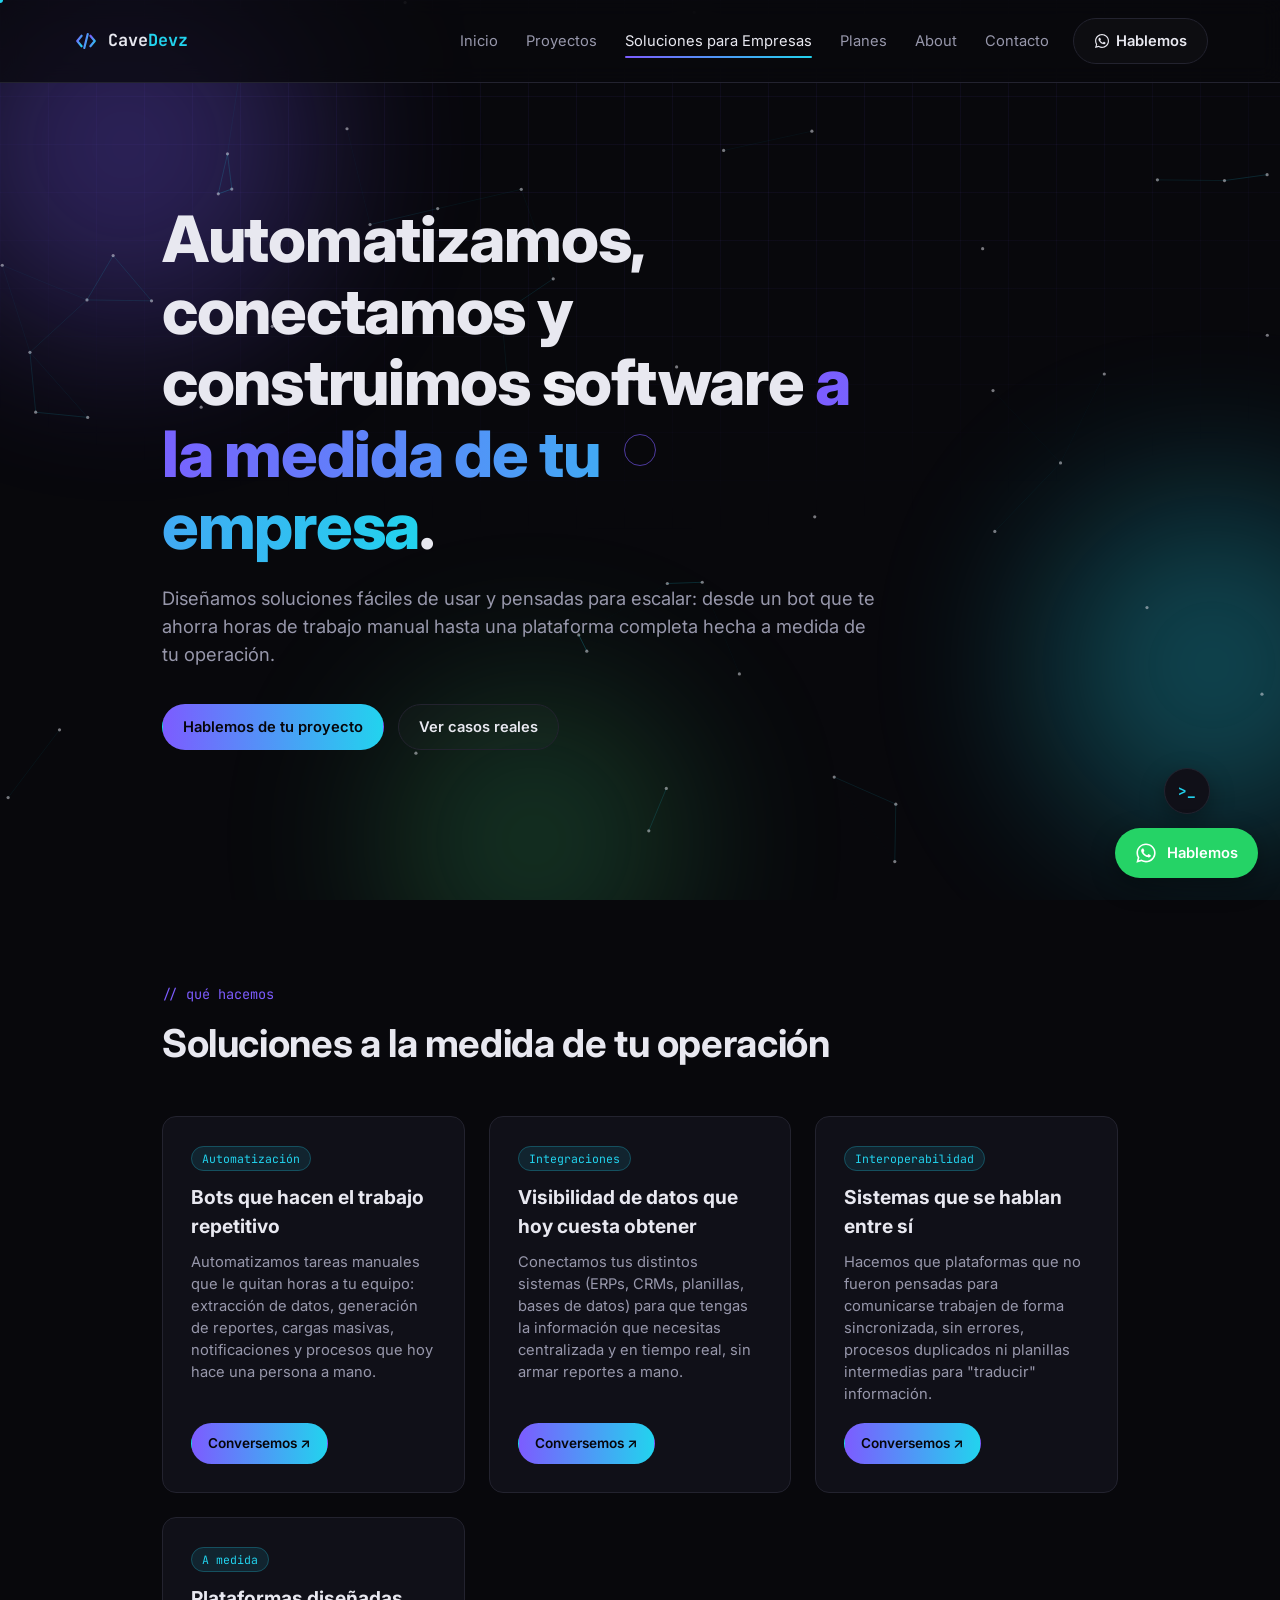
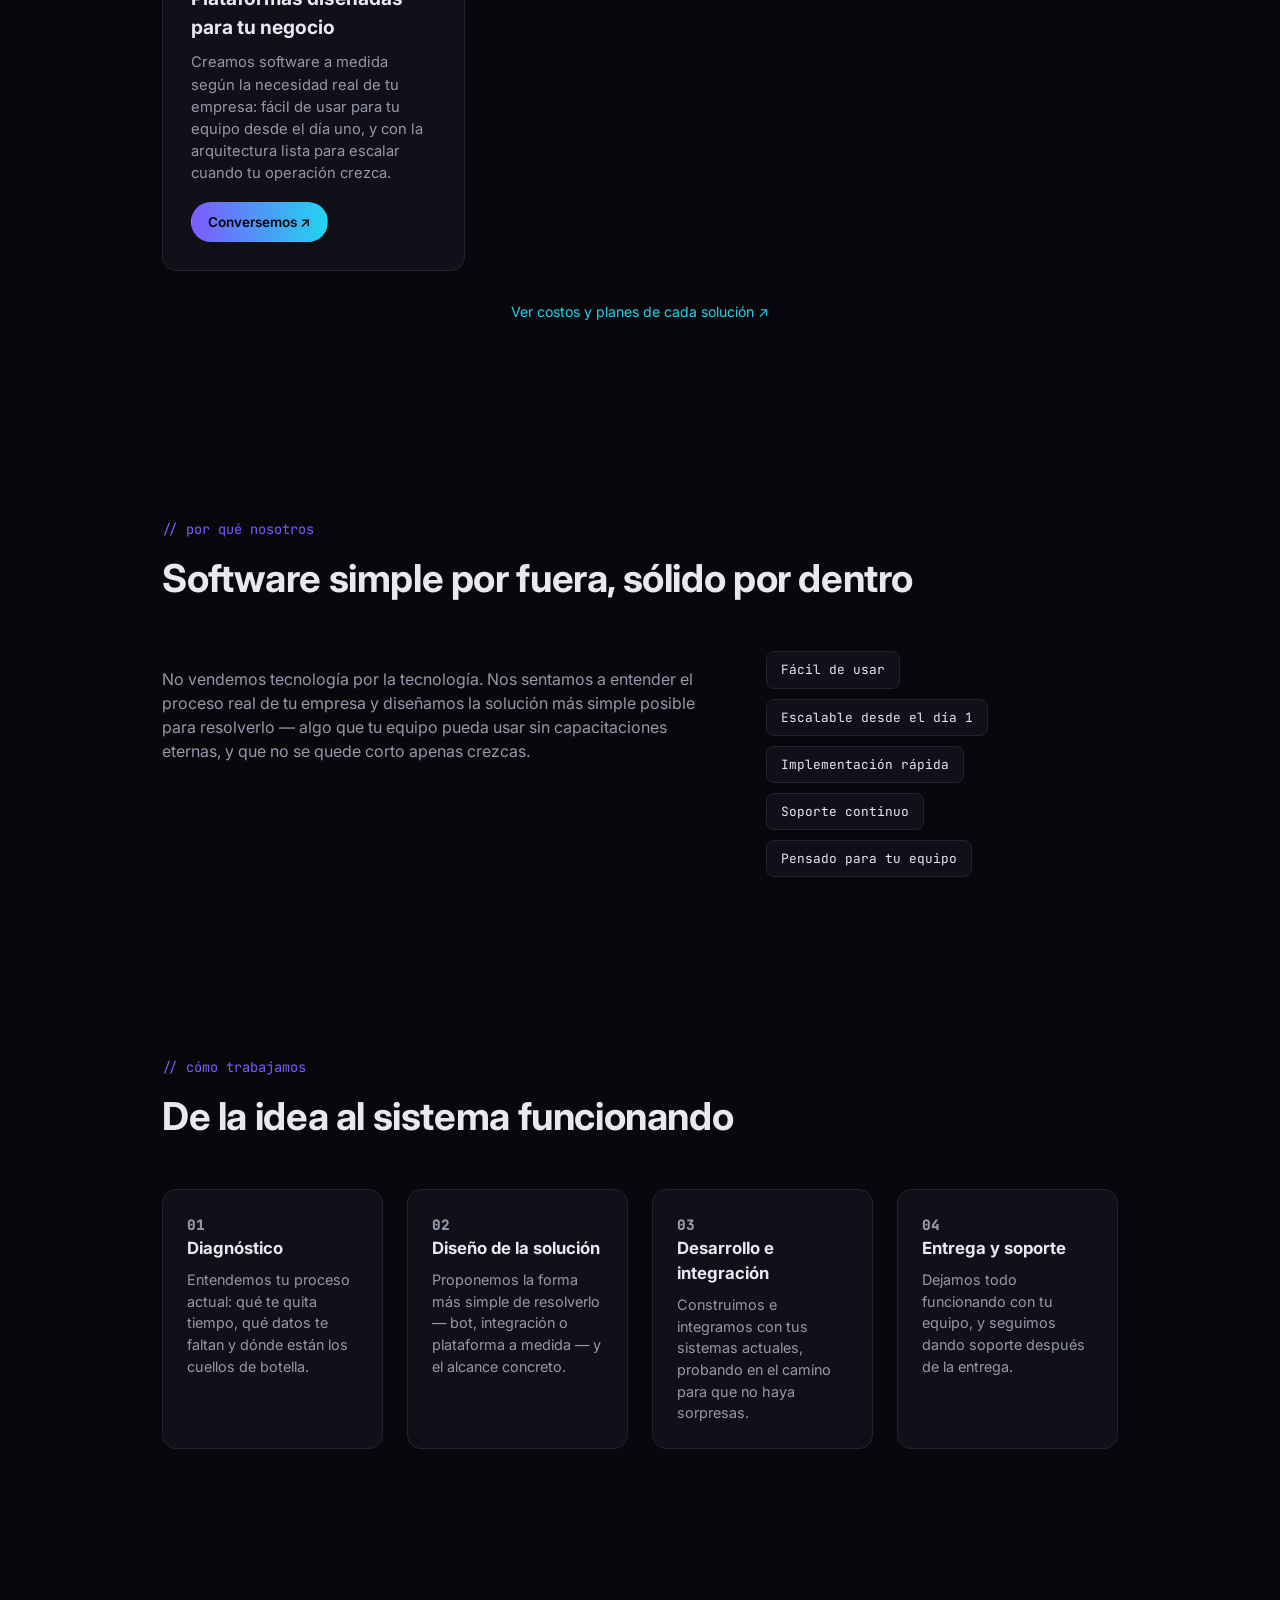
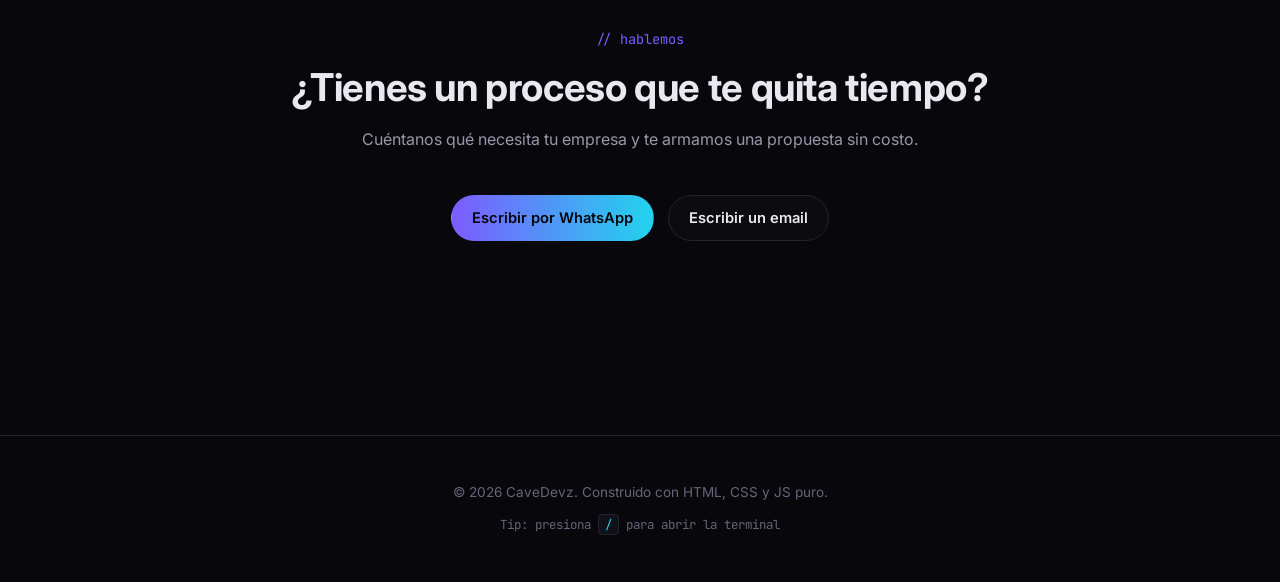
<file: soluciones-empresas.html>
<!DOCTYPE html>
<html lang="es-CL">
<head>
<meta charset="UTF-8">
<meta name="viewport" content="width=device-width, initial-scale=1.0">
<title>Automatización con IA para Empresas en Chile — CaveDevz</title>
<meta name="description" content="Automatizamos procesos, conectamos sistemas y construimos plataformas a medida para empresas en Chile — software fácil de usar y pensado para escalar.">
<link rel="canonical" href="https://cavedevz.com/soluciones-empresas.html">
<meta property="og:type" content="website">
<meta property="og:locale" content="es_CL">
<meta property="og:site_name" content="CaveDevz">
<meta property="og:url" content="https://cavedevz.com/soluciones-empresas.html">
<meta property="og:title" content="Automatización con IA para Empresas en Chile — CaveDevz">
<meta property="og:description" content="Automatizamos procesos, conectamos sistemas y construimos plataformas a medida para empresas en Chile — software fácil de usar y pensado para escalar.">
<meta name="twitter:card" content="summary">
<meta name="twitter:title" content="Automatización con IA para Empresas en Chile — CaveDevz">
<meta name="twitter:description" content="Automatizamos procesos, conectamos sistemas y construimos plataformas a medida para empresas.">
<link rel="icon" type="image/svg+xml" href="assets/favicon.svg">
<link rel="preconnect" href="https://fonts.googleapis.com">
<link rel="preconnect" href="https://fonts.gstatic.com" crossorigin>
<link href="https://fonts.googleapis.com/css2?family=JetBrains+Mono:wght@400;500;700&family=Inter:wght@400;500;600;700;800&display=swap" rel="stylesheet">
<link rel="stylesheet" href="css/style.css">
</head>
<body>

<div class="bg-grid" aria-hidden="true"></div>
<div class="glow-field" aria-hidden="true">
  <span class="glow-orb glow-orb-1"></span>
  <span class="glow-orb glow-orb-2"></span>
  <span class="glow-orb glow-orb-3"></span>
</div>
<canvas id="particleCanvas" class="particle-canvas" aria-hidden="true"></canvas>
<div class="scroll-progress" id="scrollProgress" aria-hidden="true"></div>
<div class="cursor-dot" id="cursorDot" aria-hidden="true"></div>
<div class="cursor-ring" id="cursorRing" aria-hidden="true"></div>

<header class="nav" id="nav">
  <a href="index.html" class="logo">
    <svg viewBox="0 0 64 64" width="28" height="28" aria-hidden="true">
      <path d="M22 20 L12 32 L22 44" stroke="url(#navGrad)" stroke-width="5" fill="none" stroke-linecap="round" stroke-linejoin="round"/>
      <path d="M42 20 L52 32 L42 44" stroke="url(#navGrad)" stroke-width="5" fill="none" stroke-linecap="round" stroke-linejoin="round"/>
      <path d="M36 16 L28 48" stroke="url(#navGrad)" stroke-width="5" fill="none" stroke-linecap="round"/>
      <defs>
        <linearGradient id="navGrad" x1="0%" y1="0%" x2="100%" y2="100%">
          <stop offset="0%" stop-color="#7c5cff"/>
          <stop offset="100%" stop-color="#22d3ee"/>
        </linearGradient>
      </defs>
    </svg>
    <span>Cave<em>Devz</em></span>
  </a>
  <nav class="nav-links">
    <a href="index.html">Inicio</a>
    <a href="proyectos.html">Proyectos</a>
    <a href="soluciones-empresas.html">Soluciones para Empresas</a>
    <a href="planes.html">Planes</a>
    <a href="about.html">About</a>
    <a href="contacto.html">Contacto</a>
  </nav>
  <a href="https://wa.me/56992259960" target="_blank" rel="noopener" class="btn btn-ghost nav-cta">
    <svg viewBox="0 0 448 512" width="16" height="16" fill="currentColor" aria-hidden="true"><path d="M380.9 97.1C339 55.1 283.2 32 223.9 32c-122.4 0-222 99.6-222 222 0 39.1 10.2 77.3 29.6 111L0 480l117.7-30.9c32.4 17.7 68.9 27 106.1 27h.1c122.3 0 224.1-99.6 224.1-222 0-59.3-25.2-115-67.1-157zm-157 341.6c-33.2 0-65.7-8.9-94-25.7l-6.7-4-69.8 18.3L72 359.2l-4.4-7c-18.5-29.4-28.2-63.3-28.2-98.2 0-101.7 82.8-184.5 184.6-184.5 49.3 0 95.6 19.2 130.4 54.1 34.8 34.9 56.2 81.2 56.1 130.5 0 101.8-84.9 184.6-186.6 184.6zm101.2-138.2c-5.5-2.8-32.8-16.2-37.9-18-5.1-1.9-8.8-2.8-12.5 2.8-3.7 5.6-14.3 18-17.6 21.8-3.2 3.7-6.5 4.2-12 1.4-32.6-16.3-54-29.1-75.5-66-5.7-9.8 5.7-9.1 16.3-30.3 1.8-3.7 .9-6.9-.5-9.7-1.4-2.8-12.5-30.1-17.1-41.2-4.5-10.8-9.1-9.3-12.5-9.5-3.2-.2-6.9-.2-10.6-.2-3.7 0-9.7 1.4-14.8 6.9-5.1 5.6-19.4 19-19.4 46.3 0 27.3 19.9 53.7 22.6 57.4 2.8 3.7 39.1 59.7 94.8 83.8 35.2 15.2 49 16.5 66.6 13.9 10.7-1.6 32.8-13.4 37.4-26.4 4.6-13 4.6-24.1 3.2-26.4-1.3-2.5-5-3.9-10.5-6.6z"/></svg>
    Hablemos
  </a>
  <button class="nav-toggle" id="navToggle" aria-label="Abrir menú" aria-expanded="false">
    <span></span><span></span><span></span>
  </button>
</header>

<main>
  <section class="hero" id="top">
    <h1 class="hero-title">
      Automatizamos, conectamos y construimos <span class="shine-text">software</span> <span class="grad-text">a la medida de tu empresa</span>.
    </h1>
    <p class="hero-sub">
      Diseñamos soluciones fáciles de usar y pensadas para escalar: desde un bot que te ahorra horas de trabajo
      manual hasta una plataforma completa hecha a medida de tu operación.
    </p>
    <div class="hero-actions">
      <a href="https://wa.me/56992259960?text=Hola%2C%20me%20interesa%20conversar%20sobre%20una%20soluci%C3%B3n%20de%20software%20para%20mi%20empresa." target="_blank" rel="noopener" class="btn btn-primary">Hablemos de tu proyecto</a>
      <a href="proyectos.html" class="btn btn-ghost">Ver casos reales</a>
    </div>
  </section>

  <section class="proyectos" id="servicios">
    <div class="section-head">
      <p class="section-eyebrow">// qué hacemos</p>
      <h2>Soluciones a la medida de tu operación</h2>
    </div>

    <div class="cards">
      <article class="card">
        <div class="card-top">
          <span class="card-tag">Automatización</span>
        </div>
        <h3>Bots que hacen el trabajo repetitivo</h3>
        <p>
          Automatizamos tareas manuales que le quitan horas a tu equipo: extracción de datos, generación
          de reportes, cargas masivas, notificaciones y procesos que hoy hace una persona a mano.
        </p>
        <div class="card-actions">
          <a href="https://wa.me/56992259960?text=Hola%2C%20me%20interesa%20una%20soluci%C3%B3n%20de%20automatizaci%C3%B3n%20con%20bots%20para%20mi%20empresa." target="_blank" rel="noopener" class="btn btn-primary btn-sm">Conversemos ↗</a>
        </div>
      </article>

      <article class="card">
        <div class="card-top">
          <span class="card-tag">Integraciones</span>
        </div>
        <h3>Visibilidad de datos que hoy cuesta obtener</h3>
        <p>
          Conectamos tus distintos sistemas (ERPs, CRMs, planillas, bases de datos) para que tengas la
          información que necesitas centralizada y en tiempo real, sin armar reportes a mano.
        </p>
        <div class="card-actions">
          <a href="https://wa.me/56992259960?text=Hola%2C%20me%20interesa%20una%20soluci%C3%B3n%20de%20integraci%C3%B3n%20de%20sistemas%20para%20mi%20empresa." target="_blank" rel="noopener" class="btn btn-primary btn-sm">Conversemos ↗</a>
        </div>
      </article>

      <article class="card">
        <div class="card-top">
          <span class="card-tag">Interoperabilidad</span>
        </div>
        <h3>Sistemas que se hablan entre sí</h3>
        <p>
          Hacemos que plataformas que no fueron pensadas para comunicarse trabajen de forma sincronizada,
          sin errores, procesos duplicados ni planillas intermedias para "traducir" información.
        </p>
        <div class="card-actions">
          <a href="https://wa.me/56992259960?text=Hola%2C%20me%20interesa%20conectar%20sistemas%20que%20no%20se%20hablan%20entre%20s%C3%AD%20en%20mi%20empresa." target="_blank" rel="noopener" class="btn btn-primary btn-sm">Conversemos ↗</a>
        </div>
      </article>

      <article class="card">
        <div class="card-top">
          <span class="card-tag">A medida</span>
        </div>
        <h3>Plataformas diseñadas para tu negocio</h3>
        <p>
          Creamos software a medida según la necesidad real de tu empresa: fácil de usar para tu equipo
          desde el día uno, y con la arquitectura lista para escalar cuando tu operación crezca.
        </p>
        <div class="card-actions">
          <a href="https://wa.me/56992259960?text=Hola%2C%20me%20interesa%20una%20plataforma%20a%20medida%20para%20mi%20empresa." target="_blank" rel="noopener" class="btn btn-primary btn-sm">Conversemos ↗</a>
        </div>
      </article>
    </div>
    <p style="text-align:center;margin-top:28px;">
      <a href="planes.html" class="link-inline">Ver costos y planes de cada solución ↗</a>
    </p>
  </section>

  <section class="about" id="por-que">
    <div class="section-head">
      <p class="section-eyebrow">// por qué nosotros</p>
      <h2>Software simple por fuera, sólido por dentro</h2>
    </div>
    <div class="about-grid">
      <p class="about-text">
        No vendemos tecnología por la tecnología. Nos sentamos a entender el proceso real de tu empresa
        y diseñamos la solución más simple posible para resolverlo — algo que tu equipo pueda usar sin
        capacitaciones eternas, y que no se quede corto apenas crezcas.
      </p>
      <div class="about-badges">
        <span>Fácil de usar</span>
        <span>Escalable desde el día 1</span>
        <span>Implementación rápida</span>
        <span>Soporte continuo</span>
        <span>Pensado para tu equipo</span>
      </div>
    </div>
  </section>

  <section class="proyectos" id="proceso">
    <div class="section-head">
      <p class="section-eyebrow">// cómo trabajamos</p>
      <h2>De la idea al sistema funcionando</h2>
    </div>
    <div class="process-grid">
      <div class="process-step">
        <p class="process-num">01</p>
        <h3>Diagnóstico</h3>
        <p>Entendemos tu proceso actual: qué te quita tiempo, qué datos te faltan y dónde están los cuellos de botella.</p>
      </div>
      <div class="process-step">
        <p class="process-num">02</p>
        <h3>Diseño de la solución</h3>
        <p>Proponemos la forma más simple de resolverlo — bot, integración o plataforma a medida — y el alcance concreto.</p>
      </div>
      <div class="process-step">
        <p class="process-num">03</p>
        <h3>Desarrollo e integración</h3>
        <p>Construimos e integramos con tus sistemas actuales, probando en el camino para que no haya sorpresas.</p>
      </div>
      <div class="process-step">
        <p class="process-num">04</p>
        <h3>Entrega y soporte</h3>
        <p>Dejamos todo funcionando con tu equipo, y seguimos dando soporte después de la entrega.</p>
      </div>
    </div>
  </section>

  <section class="contacto" id="contacto-empresas">
    <div class="section-head center">
      <p class="section-eyebrow">// hablemos</p>
      <h2>¿Tienes un proceso que te quita tiempo?</h2>
      <p class="contact-sub">Cuéntanos qué necesita tu empresa y te armamos una propuesta sin costo.</p>
    </div>
    <div class="hero-actions" style="justify-content:center;">
      <a href="https://wa.me/56992259960?text=Hola%2C%20quiero%20contarles%20sobre%20un%20proceso%20que%20nos%20quita%20tiempo%20en%20la%20empresa." target="_blank" rel="noopener" class="btn btn-primary">Escribir por WhatsApp</a>
      <a href="mailto:tmontes30@gmail.com?subject=Soluci%C3%B3n%20para%20empresa&body=Hola%20Tom%C3%A1s%2C%20te%20escribo%20porque%20mi%20empresa%20necesita..." class="btn btn-ghost">Escribir un email</a>
    </div>
  </section>
</main>

<footer class="footer">
  <p>© <span id="year"></span> CaveDevz. Construido con HTML, CSS y JS puro.</p>
  <p class="footer-tip">Tip: presiona <kbd>/</kbd> para abrir la terminal</p>
</footer>

<div class="quick-actions">
  <button class="terminal-trigger" id="terminalTrigger" aria-label="Abrir terminal (tecla /)">&gt;_</button>
  <a href="https://wa.me/56992259960" target="_blank" rel="noopener" class="whatsapp-float" aria-label="Chatear por WhatsApp">
    <svg viewBox="0 0 448 512" width="22" height="22" fill="currentColor" aria-hidden="true"><path d="M380.9 97.1C339 55.1 283.2 32 223.9 32c-122.4 0-222 99.6-222 222 0 39.1 10.2 77.3 29.6 111L0 480l117.7-30.9c32.4 17.7 68.9 27 106.1 27h.1c122.3 0 224.1-99.6 224.1-222 0-59.3-25.2-115-67.1-157zm-157 341.6c-33.2 0-65.7-8.9-94-25.7l-6.7-4-69.8 18.3L72 359.2l-4.4-7c-18.5-29.4-28.2-63.3-28.2-98.2 0-101.7 82.8-184.5 184.6-184.5 49.3 0 95.6 19.2 130.4 54.1 34.8 34.9 56.2 81.2 56.1 130.5 0 101.8-84.9 184.6-186.6 184.6zm101.2-138.2c-5.5-2.8-32.8-16.2-37.9-18-5.1-1.9-8.8-2.8-12.5 2.8-3.7 5.6-14.3 18-17.6 21.8-3.2 3.7-6.5 4.2-12 1.4-32.6-16.3-54-29.1-75.5-66-5.7-9.8 5.7-9.1 16.3-30.3 1.8-3.7 .9-6.9-.5-9.7-1.4-2.8-12.5-30.1-17.1-41.2-4.5-10.8-9.1-9.3-12.5-9.5-3.2-.2-6.9-.2-10.6-.2-3.7 0-9.7 1.4-14.8 6.9-5.1 5.6-19.4 19-19.4 46.3 0 27.3 19.9 53.7 22.6 57.4 2.8 3.7 39.1 59.7 94.8 83.8 35.2 15.2 49 16.5 66.6 13.9 10.7-1.6 32.8-13.4 37.4-26.4 4.6-13 4.6-24.1 3.2-26.4-1.3-2.5-5-3.9-10.5-6.6z"/></svg>
    <span class="whatsapp-float-text">Hablemos</span>
  </a>
</div>

<div class="terminal-overlay" id="terminalOverlay" hidden>
  <div class="terminal-window" role="dialog" aria-modal="true" aria-label="Terminal CaveDevz">
    <div class="terminal-titlebar">
      <span class="term-dot term-dot-red"></span>
      <span class="term-dot term-dot-yellow"></span>
      <span class="term-dot term-dot-green"></span>
      <span class="terminal-title">guest@cavedevz: ~</span>
    </div>
    <div class="terminal-body" id="terminalBody">
      <p>Bienvenido a CaveDevz. Escribe <strong>help</strong> para ver los comandos — hay algunos solo por diversión (prueba <strong>matrix</strong> o <strong>guess</strong>).</p>
    </div>
    <div class="terminal-input-row">
      <span class="terminal-prompt">guest@cavedevz:~$</span>
      <input type="text" id="terminalInput" class="terminal-input" autocomplete="off" spellcheck="false" autocapitalize="off" aria-label="Comando de terminal">
    </div>
  </div>
</div>

<script src="js/main.js"></script>
</body>
</html>
</file>
<file: css/style.css>
:root {
  --bg: #08080c;
  --bg-elev: #101018;
  --bg-elev-2: #15151f;
  --border: #23232f;
  --text: #e8e8f0;
  --text-dim: #9797ab;
  --text-faint: #64647a;
  --accent-1: #7c5cff;
  --accent-2: #22d3ee;
  --accent-green: #4ade80;
  --radius: 14px;
  --font-sans: 'Inter', system-ui, -apple-system, sans-serif;
  --font-mono: 'JetBrains Mono', 'Fira Code', monospace;
}

* { box-sizing: border-box; }

html { scroll-behavior: smooth; }

body {
  margin: 0;
  background: var(--bg);
  color: var(--text);
  font-family: var(--font-sans);
  line-height: 1.5;
  -webkit-font-smoothing: antialiased;
}

a { color: inherit; text-decoration: none; }

:focus-visible {
  outline: 2px solid var(--accent-2);
  outline-offset: 3px;
  border-radius: 4px;
}
.terminal-input:focus-visible { outline: none; }
ul { list-style: none; margin: 0; padding: 0; }

.grad-text {
  background: linear-gradient(90deg, var(--accent-1), var(--accent-2));
  -webkit-background-clip: text;
  background-clip: text;
  color: transparent;
}

/* Background grid */
.bg-grid {
  position: fixed;
  inset: 0;
  z-index: -1;
  background-image:
    linear-gradient(rgba(124,92,255,0.06) 1px, transparent 1px),
    linear-gradient(90deg, rgba(124,92,255,0.06) 1px, transparent 1px);
  background-size: 48px 48px;
  mask-image: radial-gradient(ellipse 80% 60% at 50% 0%, #000 40%, transparent 100%);
}

/* Ambient glow, fixed behind the whole page */
.glow-field {
  position: fixed;
  inset: 0;
  z-index: -1;
  overflow: hidden;
  pointer-events: none;
}
.glow-orb {
  position: absolute;
  border-radius: 50%;
  filter: blur(90px);
  opacity: 0.32;
}
.glow-orb-1 {
  width: 380px;
  height: 380px;
  top: -5%;
  left: -5%;
  background: var(--accent-1);
  animation: float-orb 12s ease-in-out infinite;
}
.glow-orb-2 {
  width: 340px;
  height: 340px;
  top: 55%;
  right: -8%;
  background: var(--accent-2);
  animation: float-orb 14s ease-in-out infinite reverse;
}
.glow-orb-3 {
  width: 300px;
  height: 300px;
  bottom: -10%;
  left: 30%;
  background: var(--accent-green);
  opacity: 0.22;
  animation: float-orb 16s ease-in-out infinite;
}
@keyframes float-orb {
  0%, 100% { transform: translate(0, 0) scale(1); }
  50% { transform: translate(50px, -40px) scale(1.15); }
}

/* Interactive particle canvas, behind the glow but above the grid */
.particle-canvas {
  position: fixed;
  inset: 0;
  z-index: -1;
}

/* Scroll progress bar */
.scroll-progress {
  position: fixed;
  top: 0;
  left: 0;
  height: 3px;
  width: 0%;
  background: linear-gradient(90deg, var(--accent-1), var(--accent-2));
  z-index: 200;
  transition: width 0.1s ease-out;
}

/* Custom magnetic cursor (pointer devices only) */
.cursor-dot, .cursor-ring {
  position: fixed;
  top: 0;
  left: 0;
  pointer-events: none;
  z-index: 999;
  transform: translate(-50%, -50%);
  will-change: transform;
  display: none;
}
.cursor-dot {
  width: 6px;
  height: 6px;
  background: var(--accent-2);
  border-radius: 50%;
}
.cursor-ring {
  width: 32px;
  height: 32px;
  border: 1px solid rgba(124,92,255,0.6);
  border-radius: 50%;
  transition: width 0.2s ease, height 0.2s ease, border-color 0.2s ease, background 0.2s ease;
}
.cursor-ring.cursor-hover {
  width: 54px;
  height: 54px;
  background: rgba(124,92,255,0.12);
  border-color: var(--accent-2);
}
html.has-custom-cursor .cursor-dot,
html.has-custom-cursor .cursor-ring {
  display: block;
}
html.has-custom-cursor,
html.has-custom-cursor a,
html.has-custom-cursor button {
  cursor: none;
}
html.has-custom-cursor input,
html.has-custom-cursor textarea {
  cursor: text;
}

/* Quick actions column, bottom-right: terminal trigger centered right above WhatsApp */
.quick-actions {
  position: fixed;
  right: 22px;
  bottom: 22px;
  z-index: 100;
  display: flex;
  flex-direction: column;
  align-items: center;
  gap: 14px;
}

.terminal-trigger {
  width: 46px;
  height: 46px;
  border-radius: 999px;
  border: 1px solid var(--border);
  background: var(--bg-elev);
  color: var(--accent-2);
  font-family: var(--font-mono);
  font-size: 0.9rem;
  font-weight: 700;
  cursor: pointer;
  box-shadow: 0 8px 24px rgba(0,0,0,0.35);
  transition: border-color 0.2s ease, transform 0.15s ease;
}
.terminal-trigger:hover { border-color: var(--accent-1); }

.footer-tip {
  margin: 8px 0 0;
  font-family: var(--font-mono);
  font-size: 0.78rem;
}
.footer-tip kbd {
  font-family: var(--font-mono);
  border: 1px solid var(--border);
  border-radius: 4px;
  padding: 1px 6px;
  background: var(--bg-elev);
  color: var(--accent-2);
}

.terminal-overlay {
  position: fixed;
  inset: 0;
  z-index: 500;
  background: rgba(4,4,8,0.7);
  backdrop-filter: blur(6px);
  display: flex;
  align-items: center;
  justify-content: center;
  padding: 20px;
}
.terminal-overlay[hidden] { display: none; }

.terminal-window {
  width: min(560px, 100%);
  max-height: 70vh;
  background: var(--bg-elev);
  border: 1px solid var(--border);
  border-radius: 12px;
  overflow: hidden;
  display: flex;
  flex-direction: column;
  box-shadow: 0 24px 64px rgba(0,0,0,0.55);
  font-family: var(--font-mono);
}
.terminal-titlebar {
  display: flex;
  align-items: center;
  gap: 8px;
  padding: 10px 14px;
  background: var(--bg-elev-2);
  border-bottom: 1px solid var(--border);
}
.term-dot { width: 10px; height: 10px; border-radius: 50%; }
.term-dot-red { background: #ff5f56; }
.term-dot-yellow { background: #ffbd2e; }
.term-dot-green { background: #27c93f; }
.terminal-title { margin-left: 8px; font-size: 0.78rem; color: var(--text-faint); }

.terminal-body {
  padding: 16px;
  overflow-y: auto;
  flex: 1;
  font-size: 0.85rem;
  color: var(--text-dim);
}
.terminal-body p { margin: 0 0 8px; }
.terminal-body strong { color: var(--accent-2); }

.terminal-input-row {
  display: flex;
  align-items: center;
  gap: 8px;
  padding: 12px 16px;
  border-top: 1px solid var(--border);
}
.terminal-prompt { color: var(--accent-2); font-size: 0.85rem; white-space: nowrap; }
.terminal-input {
  flex: 1;
  min-width: 0;
  background: none;
  border: none;
  outline: none;
  color: var(--text);
  font-family: var(--font-mono);
  font-size: 0.85rem;
}

/* Nav */
.nav {
  position: sticky;
  top: 0;
  z-index: 50;
  display: flex;
  align-items: center;
  gap: 24px;
  padding: 18px clamp(20px, 6vw, 72px);
  background: rgba(8,8,12,0.75);
  backdrop-filter: blur(10px);
  border-bottom: 1px solid var(--border);
}

.logo {
  display: flex;
  align-items: center;
  gap: 8px;
  font-family: var(--font-mono);
  font-weight: 700;
  font-size: 1.05rem;
  margin-right: auto;
}
.logo em { font-style: normal; color: var(--accent-2); }

.nav-links {
  display: flex;
  gap: 28px;
}
.nav-links a {
  position: relative;
  font-size: 0.92rem;
  color: var(--text-dim);
  transition: color 0.2s;
}
.nav-links a:hover { color: var(--text); }
.nav-links a.active { color: var(--text); }
.nav-links a.active::after {
  content: '';
  position: absolute;
  left: 0;
  right: 0;
  bottom: -6px;
  height: 2px;
  border-radius: 2px;
  background: linear-gradient(90deg, var(--accent-1), var(--accent-2));
}
.nav.open .nav-links a.active::after { display: none; }

.nav-cta { flex-shrink: 0; }

.nav-toggle {
  display: none;
  flex-direction: column;
  gap: 5px;
  background: none;
  border: none;
  cursor: pointer;
  padding: 6px;
}
.nav-toggle span {
  width: 22px;
  height: 2px;
  background: var(--text);
  border-radius: 2px;
}

/* Buttons */
.btn {
  display: inline-flex;
  align-items: center;
  justify-content: center;
  gap: 6px;
  padding: 11px 20px;
  border-radius: 999px;
  font-size: 0.92rem;
  font-weight: 600;
  transition: transform 0.15s ease, opacity 0.15s ease, border-color 0.15s ease;
  border: 1px solid transparent;
  white-space: nowrap;
}
.btn:hover { transform: translateY(-1px); }

.btn-primary {
  background: linear-gradient(90deg, var(--accent-1), var(--accent-2));
  color: #06060a;
}
.btn-primary:hover { opacity: 0.92; }

.btn-ghost {
  border-color: var(--border);
  color: var(--text);
  background: rgba(255,255,255,0.02);
}
.btn-ghost:hover { border-color: var(--accent-1); }

.btn-sm { padding: 9px 16px; font-size: 0.85rem; }

/* Hero */
.hero {
  padding: clamp(64px, 12vw, 120px) clamp(20px, 6vw, 72px) 80px;
  max-width: 1100px;
  margin: 0 auto;
}

.hero-intro {
  display: flex;
  align-items: center;
  gap: 20px;
  margin-bottom: 36px;
}
.profile-photo {
  display: block;
  flex-shrink: 0;
  width: 92px;
  height: 92px;
  border-radius: 50%;
  object-fit: cover;
  border: 3px solid var(--accent-1);
  box-shadow: 0 0 0 4px rgba(124,92,255,0.15), 0 8px 24px rgba(0,0,0,0.4);
}
.hero-intro .hero-sub { margin-bottom: 0; }
@media (max-width: 560px) {
  .hero-intro { flex-direction: column; align-items: flex-start; }
}

.hero-title {
  font-size: clamp(2.2rem, 6vw, 4rem);
  font-weight: 800;
  line-height: 1.12;
  letter-spacing: -0.02em;
  margin: 0 0 24px;
  max-width: 16ch;
}

.hero-sub {
  color: var(--text-dim);
  font-size: clamp(1rem, 2vw, 1.15rem);
  max-width: 60ch;
  margin: 0 0 36px;
}

/* Shine sweep on the hero's "software" */
.shine-text {
  position: relative;
  display: inline-block;
  background: linear-gradient(
    100deg,
    var(--text) 40%,
    #fff 50%,
    var(--text) 60%
  );
  background-size: 220% 100%;
  background-position: 100% 0;
  -webkit-background-clip: text;
  background-clip: text;
  color: transparent;
  animation: shine-sweep 4.5s ease-in-out infinite;
}
@keyframes shine-sweep {
  0%, 45% { background-position: 130% 0; }
  65% { background-position: -30% 0; }
  100% { background-position: -30% 0; }
}

/* Nav gains depth once the page has scrolled */
.nav.scrolled {
  box-shadow: 0 8px 24px rgba(0,0,0,0.35);
  border-bottom-color: rgba(124,92,255,0.25);
}

.hero-actions {
  display: flex;
  gap: 14px;
  flex-wrap: wrap;
  margin-bottom: 64px;
}

/* Proof strip: concrete, verifiable trust signals right under the hero */
.proof-strip {
  border-top: 1px solid var(--border);
  border-bottom: 1px solid var(--border);
  padding: 28px clamp(20px, 6vw, 72px);
  max-width: 1100px;
  margin: 0 auto 64px;
  display: grid;
  grid-template-columns: repeat(4, 1fr);
  gap: 24px;
}
.proof-item {
  display: flex;
  flex-direction: column;
  gap: 4px;
}
.proof-item strong {
  font-family: var(--font-mono);
  font-size: clamp(1.3rem, 3vw, 1.6rem);
  color: var(--accent-2);
}
.proof-item span {
  color: var(--text-dim);
  font-size: 0.85rem;
}
@media (max-width: 760px) {
  .proof-strip { grid-template-columns: repeat(2, 1fr); gap: 24px 16px; }
}

/* Sections */
main section { padding: 90px clamp(20px, 6vw, 72px); max-width: 1100px; margin: 0 auto; }

.section-head { margin-bottom: 44px; }
.section-head.center { text-align: center; margin-left: auto; margin-right: auto; }

.section-eyebrow {
  font-family: var(--font-mono);
  color: var(--accent-1);
  font-size: 0.85rem;
  margin: 0 0 10px;
}

.section-head h2 {
  font-size: clamp(1.7rem, 4vw, 2.4rem);
  margin: 0;
  letter-spacing: -0.01em;
}

.contact-sub { color: var(--text-dim); margin: 10px 0 0; }

.free-badge {
  display: inline-flex;
  align-items: center;
  gap: 6px;
  font-family: var(--font-mono);
  font-size: 0.8rem;
  color: var(--accent-green);
  background: rgba(74, 222, 128, 0.1);
  border: 1px solid rgba(74, 222, 128, 0.3);
  padding: 6px 14px;
  border-radius: 999px;
  margin: 14px 0 0;
}

/* Business teaser banner on the homepage */
.biz-teaser {
  max-width: 1100px;
  margin: 0 auto;
  padding: 0 clamp(20px, 6vw, 72px) 20px;
}
.biz-teaser-inner {
  display: flex;
  flex-wrap: wrap;
  align-items: center;
  justify-content: space-between;
  gap: 24px;
  padding: 32px clamp(20px, 4vw, 40px);
  background: linear-gradient(135deg, rgba(124,92,255,0.14), rgba(34,211,238,0.08));
  border: 1px solid rgba(124,92,255,0.35);
  border-radius: var(--radius);
}
.biz-teaser-inner h2 { margin: 0 0 8px; font-size: 1.3rem; max-width: 36ch; }
.biz-teaser-text { color: var(--text-dim); margin: 0; max-width: 46ch; }

/* Services grid (reuses .cards/.card) and process steps on the Soluciones Empresas page */
.process-grid {
  display: grid;
  grid-template-columns: repeat(auto-fit, minmax(200px, 1fr));
  gap: 24px;
}
.process-step {
  background: var(--bg-elev);
  border: 1px solid var(--border);
  border-radius: var(--radius);
  padding: 24px;
}
.process-num {
  font-family: var(--font-mono);
  font-size: 1.6rem;
  font-weight: 800;
  color: var(--accent-2);
  margin: 0 0 10px;
}
.process-step h3 { margin: 0 0 8px; font-size: 1.05rem; }
.process-step p { margin: 0; color: var(--text-dim); font-size: 0.9rem; }

/* Detailed project case studies on the Proyectos page */
.project-detail {
  position: relative;
  overflow: hidden;
  background: var(--bg-elev);
  border: 1px solid var(--border);
  border-radius: var(--radius);
  padding: 36px clamp(20px, 4vw, 40px) 32px;
  display: grid;
  grid-template-columns: 1fr 1fr;
  gap: 16px 24px;
  margin-bottom: 48px;
  box-shadow: 0 16px 40px rgba(0,0,0,0.35);
  transition: border-color 0.2s;
}
.project-detail::before {
  content: "";
  position: absolute;
  top: 0;
  left: 0;
  right: 0;
  height: 4px;
  background: linear-gradient(90deg, var(--accent-1), var(--accent-2));
}
.project-detail:hover { border-color: var(--accent-1); }
.project-detail-head {
  grid-column: 1 / -1;
  display: flex;
  align-items: center;
  justify-content: space-between;
  flex-wrap: wrap;
  gap: 12px;
  padding-bottom: 20px;
  margin-bottom: 4px;
  border-bottom: 1px solid var(--border);
}
.project-detail-head h3 { margin: 10px 0 0; font-size: 1.4rem; }
.project-detail-block {
  background: rgba(255,255,255,0.025);
  border: 1px solid var(--border);
  border-left-width: 3px;
  border-radius: 10px;
  padding: 16px 18px;
}
.project-detail-block.problem { border-left-color: #f87171; }
.project-detail-block.solution { border-left-color: var(--accent-2); }
.project-detail-block h4 {
  margin: 0 0 8px;
  font-family: var(--font-mono);
  font-size: 0.78rem;
  text-transform: uppercase;
  letter-spacing: 0.04em;
}
.project-detail-block.problem h4 { color: #f87171; }
.project-detail-block.solution h4 { color: var(--accent-2); }
.project-detail-block p { margin: 0; color: var(--text-dim); font-size: 0.92rem; }
@media (max-width: 760px) {
  .project-detail { grid-template-columns: 1fr; }
}

/* Pricing cards on the Planes page */
.price-tiers {
  display: flex;
  flex-direction: column;
  gap: 10px;
  margin: 4px 0 18px;
  padding: 14px 16px;
  background: rgba(255,255,255,0.025);
  border: 1px solid var(--border);
  border-radius: 10px;
}
.price-tier { display: flex; justify-content: space-between; align-items: baseline; gap: 10px; }
.price-label { font-family: var(--font-mono); font-size: 0.78rem; color: var(--text-faint); }
.price-value { font-size: 1rem; color: var(--text); white-space: nowrap; }
.price-note {
  color: var(--text-faint);
  font-size: 0.85rem;
  text-align: center;
  max-width: 60ch;
  margin: 8px auto 0;
}

/* Quote request form (cotizar.html) */
.quote-form {
  max-width: 560px;
  margin: 0 auto;
  display: flex;
  flex-direction: column;
  gap: 18px;
}
.quote-field { display: flex; flex-direction: column; gap: 6px; }
.quote-field span {
  font-family: var(--font-mono);
  font-size: 0.78rem;
  color: var(--text-faint);
}
.quote-field input,
.quote-field select,
.quote-field textarea {
  background: var(--bg-elev);
  border: 1px solid var(--border);
  border-radius: 10px;
  padding: 12px 14px;
  color: var(--text);
  font-family: var(--font-sans);
  font-size: 0.95rem;
  outline: none;
  transition: border-color 0.2s;
}
.quote-field input:focus,
.quote-field select:focus,
.quote-field textarea:focus {
  border-color: var(--accent-1);
  box-shadow: 0 0 0 3px rgba(124, 92, 255, 0.18);
}
.quote-form .btn:disabled { opacity: 0.6; cursor: not-allowed; transform: none; }
.quote-field textarea { resize: vertical; min-height: 110px; }
.quote-form .btn { align-self: center; margin-top: 6px; }
/* Confirmation toast shown on the homepage after a quote is sent */
.toast {
  position: fixed;
  top: 90px;
  left: 50%;
  transform: translateX(-50%) translateY(-12px);
  z-index: 300;
  max-width: calc(100vw - 40px);
  background: var(--bg-elev);
  border: 1px solid var(--accent-2);
  border-radius: 999px;
  padding: 12px 22px;
  font-size: 0.9rem;
  text-align: center;
  box-shadow: 0 10px 30px rgba(0,0,0,0.4);
  opacity: 0;
  pointer-events: none;
  transition: opacity 0.3s ease, transform 0.3s ease;
}
.toast.show { opacity: 1; transform: translateX(-50%) translateY(0); }

/* Project cards */
.cards {
  display: grid;
  grid-template-columns: repeat(auto-fit, minmax(300px, 1fr));
  gap: 24px;
}

.card {
  background: var(--bg-elev);
  border: 1px solid var(--border);
  border-radius: var(--radius);
  padding: 28px;
  display: flex;
  flex-direction: column;
  transition: border-color 0.2s, transform 0.2s;
}
.card:hover {
  border-color: var(--accent-1);
  transform: translateY(-3px);
}

.card-top { margin-bottom: 14px; }
.card-tag {
  font-family: var(--font-mono);
  font-size: 0.72rem;
  color: var(--accent-2);
  background: rgba(34,211,238,0.1);
  border: 1px solid rgba(34,211,238,0.25);
  padding: 4px 10px;
  border-radius: 999px;
}

.card h3 { margin: 0 0 10px; font-size: 1.2rem; }
.card p { color: var(--text-dim); font-size: 0.92rem; margin: 0 0 18px; flex-grow: 1; }

.card-actions { display: flex; gap: 10px; flex-wrap: wrap; }

.cards .card:nth-child(1) { transition-delay: 0s; }
.cards .card:nth-child(2) { transition-delay: 0.08s; }
.cards .card:nth-child(3) { transition-delay: 0.16s; }
.cards .card:nth-child(4) { transition-delay: 0.24s; }
.cards .card:nth-child(5) { transition-delay: 0.32s; }

.contact-links .contact-link:nth-child(1) { transition-delay: 0s; }
.contact-links .contact-link:nth-child(2) { transition-delay: 0.08s; }
.contact-links .contact-link:nth-child(3) { transition-delay: 0.16s; }
.contact-links .contact-link:nth-child(4) { transition-delay: 0.24s; }

@media (prefers-reduced-motion: reduce) {
  .shine-text { animation: none; }
  .glow-orb { animation: none; }
  .cursor-dot, .cursor-ring { display: none !important; }
  .contact-links.glow-active .contact-link { animation: none; }
  * { scroll-behavior: auto !important; }
}

.card-more {
  align-items: center;
  justify-content: center;
  text-align: center;
  border-style: dashed;
  color: var(--text-faint);
}
.card-more-inner p { color: var(--text-faint); margin: 0 0 6px; }
.more-icon { font-size: 1.8rem; color: var(--text-faint); }
.link-inline { color: var(--accent-2); font-size: 0.88rem; }
.link-inline:hover { text-decoration: underline; }

/* About */
.about-grid {
  display: grid;
  grid-template-columns: 1.6fr 1fr;
  gap: 40px;
}
.about-grid.even { grid-template-columns: 1fr 1fr; }
.about-text { color: var(--text-dim); font-size: 1rem; }
.about-badges {
  display: flex;
  flex-wrap: wrap;
  align-content: flex-start;
  gap: 10px;
}
.about-badges span {
  font-family: var(--font-mono);
  font-size: 0.8rem;
  border: 1px solid var(--border);
  background: var(--bg-elev);
  padding: 8px 14px;
  border-radius: 8px;
  color: var(--text);
}

/* Skills grid on the about page: two even columns, reuses .about-text/.about-badges */
.about-grid .about-badges { margin-top: 0; }

/* Experience timeline on the about page */
.exp-list { display: flex; flex-direction: column; gap: 20px; }
.exp-item {
  background: var(--bg-elev);
  border: 1px solid var(--border);
  border-left: 3px solid var(--accent-1);
  border-radius: var(--radius);
  padding: 22px 26px;
}
.exp-item-head {
  display: flex;
  flex-wrap: wrap;
  align-items: baseline;
  justify-content: space-between;
  gap: 8px 16px;
  margin-bottom: 4px;
}
.exp-item-head h3 { margin: 0; font-size: 1.05rem; }
.exp-date {
  font-family: var(--font-mono);
  font-size: 0.78rem;
  color: var(--accent-2);
  white-space: nowrap;
}
.exp-company { color: var(--text-faint); font-size: 0.85rem; margin: 0 0 10px; }
.exp-item p:last-child { color: var(--text-dim); margin: 0; font-size: 0.92rem; }

/* Contact */
.contact-links {
  display: grid;
  grid-template-columns: repeat(auto-fit, minmax(220px, 1fr));
  gap: 18px;
  margin-top: 40px;
}
.contact-link {
  display: flex;
  flex-direction: column;
  gap: 6px;
  padding: 22px;
  background: var(--bg-elev);
  border: 1px solid var(--border);
  border-radius: var(--radius);
  transition: border-color 0.2s, transform 0.2s;
}
.contact-link:hover { border-color: var(--accent-1); transform: translateY(-2px); }
.contact-link span { font-family: var(--font-mono); font-size: 0.78rem; color: var(--text-faint); }
.contact-link strong { font-size: 1rem; }
.contact-hint { display: block; margin-top: 4px; font-size: 0.76rem; color: var(--text-faint); }
.contact-icon-row { display: flex; align-items: center; gap: 6px; }
.contact-icon-row svg { flex-shrink: 0; }

/* Noticeable glow that draws the eye to Contacto once the user scrolls there */
@keyframes contact-glow-pulse {
  0%, 100% {
    box-shadow: 0 0 0 rgba(124,92,255,0);
    border-color: var(--border);
  }
  50% {
    box-shadow: 0 0 30px 6px rgba(124,92,255,0.55), 0 0 60px 10px rgba(34,211,238,0.3);
    border-color: var(--accent-2);
  }
}
.contact-links.glow-active .contact-link {
  animation: contact-glow-pulse 1.5s ease-in-out 3;
}
.contact-links.glow-active .contact-link:nth-child(2) { animation-delay: 0.15s; }
.contact-links.glow-active .contact-link:nth-child(3) { animation-delay: 0.3s; }
.contact-links.glow-active .contact-link:nth-child(4) { animation-delay: 0.45s; }

/* Footer */
.footer {
  text-align: center;
  padding: 32px 20px 48px;
  color: var(--text-faint);
  font-size: 0.85rem;
  border-top: 1px solid var(--border);
  margin-top: 40px;
}

/* Responsive */
@media (max-width: 760px) {
  .nav-links { display: none; }
  .nav-cta { display: none; }
  .nav-toggle { display: flex; }
  .about-grid { grid-template-columns: 1fr; }
}

.nav.open .nav-links {
  display: flex;
  position: absolute;
  top: 100%;
  left: 0;
  right: 0;
  flex-direction: column;
  gap: 0;
  background: var(--bg-elev);
  border-bottom: 1px solid var(--border);
}
.nav.open .nav-links a {
  padding: 16px 24px;
  border-bottom: 1px solid var(--border);
}

/* Floating WhatsApp button */
.whatsapp-float {
  display: flex;
  align-items: center;
  gap: 10px;
  background: #25D366;
  color: #fff;
  padding: 14px 20px;
  border-radius: 999px;
  box-shadow: 0 8px 24px rgba(0,0,0,0.35);
  font-family: var(--font-sans);
  font-weight: 600;
  font-size: 0.92rem;
  transition: transform 0.15s ease, box-shadow 0.15s ease;
}
.whatsapp-float:hover { transform: translateY(-2px); box-shadow: 0 12px 28px rgba(0,0,0,0.45); }
.whatsapp-float svg { flex-shrink: 0; }

@media (max-width: 480px) {
  .whatsapp-float-text { display: none; }
  .whatsapp-float { padding: 14px; }
}
</file>
